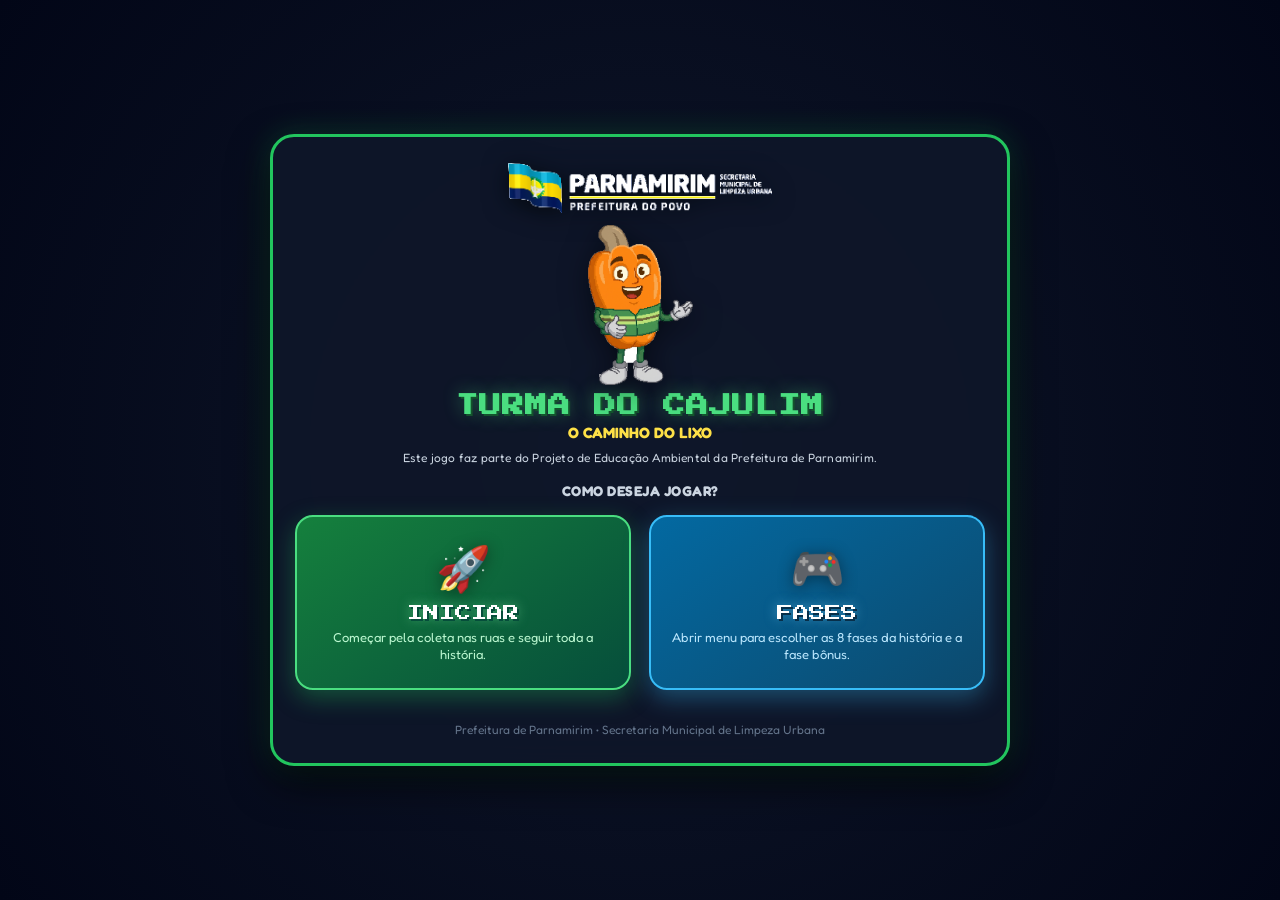
<file: index.html>
<!DOCTYPE html>
<html lang="pt-BR">
<head>
    <meta charset="UTF-8">
    <meta name="viewport" content="width=device-width, initial-scale=1.0, maximum-scale=1.0, user-scalable=no, viewport-fit=cover">
    <title>Turma do Cajulim - Portal Oficial</title>
    <link rel="icon" type="image/png" href="assets/ui/parnamirim_logo.png">
    <link rel="preconnect" href="https://fonts.googleapis.com">
    <link rel="preconnect" href="https://fonts.gstatic.com" crossorigin>
    <link href="https://fonts.googleapis.com/css2?family=Fredoka:wght@500;600;700&family=Press+Start+2P&display=swap" rel="stylesheet">
    <style>
        * {
            box-sizing: border-box;
            margin: 0;
            padding: 0;
            user-select: none;
            -webkit-user-select: none;
        }

        body {
            background: radial-gradient(circle at center, #0f172a 0%, #020617 100%);
            color: #f8fafc;
            font-family: 'Fredoka', sans-serif;
            min-height: 100vh;
            display: flex;
            flex-direction: column;
            align-items: center;
            justify-content: center;
            padding: 16px 12px;
            overflow-x: hidden;
        }

        .portal-card {
            background: rgba(15, 23, 42, 0.9);
            backdrop-filter: blur(16px);
            -webkit-backdrop-filter: blur(16px);
            border: 3px solid #22c55e;
            border-radius: 24px;
            box-shadow: 0 16px 40px rgba(0, 0, 0, 0.7), 0 0 30px rgba(34, 197, 94, 0.25);
            max-width: 740px;
            width: 100%;
            padding: 26px 22px;
            text-align: center;
            display: flex;
            flex-direction: column;
            align-items: center;
            position: relative;
            transition: all 0.3s ease;
        }

        /* Logos e Cabeçalho */
        .logo-parnamirim {
            height: 50px;
            max-width: 90%;
            object-fit: contain;
            margin-bottom: 12px;
            filter: drop-shadow(0 4px 12px rgba(0, 0, 0, 0.6));
        }

        .cajulim-hero {
            width: 105px;
            height: auto;
            margin-bottom: 10px;
            filter: drop-shadow(0 6px 14px rgba(0, 0, 0, 0.5));
            animation: bounce 2.2s infinite ease-in-out;
        }

        @keyframes bounce {
            0%, 100% { transform: translateY(0); }
            50% { transform: translateY(-7px); }
        }

        .game-title {
            font-family: 'Press Start 2P', monospace;
            font-size: 22px;
            color: #4ade80;
            text-shadow: 2px 2px 0px #14532d, 0 0 18px rgba(74, 222, 128, 0.45);
            margin-bottom: 6px;
            letter-spacing: 1px;
        }

        .game-subtitle {
            font-size: 15px;
            color: #fde047;
            font-weight: 700;
            margin-bottom: 16px;
        }

        .project-credit {
            max-width: 580px;
            margin: -8px auto 16px;
            color: #cbd5e1;
            font-size: 12px;
            line-height: 1.35;
            letter-spacing: 0.2px;
        }

        .prompt-text {
            font-size: 14px;
            color: #cbd5e1;
            margin-bottom: 16px;
            font-weight: 700;
            text-transform: uppercase;
            letter-spacing: 0.5px;
        }

        /* Sistema de Telas / Visões */
        .view-screen {
            display: none;
            width: 100%;
            flex-direction: column;
            align-items: center;
            animation: viewFadeIn 0.22s ease-out forwards;
        }

        .view-screen.active {
            display: flex;
        }

        @keyframes viewFadeIn {
            from {
                opacity: 0;
                transform: translateY(8px) scale(0.98);
            }
            to {
                opacity: 1;
                transform: translateY(0) scale(1);
            }
        }

        /* -------------------------------------------------------------
           TELA INICIAL: MENU (INICIAR OU FASES)
           ------------------------------------------------------------- */
        .platform-badge-indicator {
            display: inline-flex;
            align-items: center;
            gap: 8px;
            padding: 6px 14px;
            border-radius: 20px;
            font-size: 13px;
            font-weight: 700;
            text-transform: uppercase;
            letter-spacing: 0.5px;
            margin-bottom: 16px;
            background: rgba(30, 41, 59, 0.8);
            border: 1px solid rgba(255, 255, 255, 0.15);
            box-shadow: 0 4px 12px rgba(0, 0, 0, 0.3);
        }

        .action-buttons-container {
            display: grid;
            grid-template-columns: 1fr 1fr;
            gap: 18px;
            width: 100%;
            margin-bottom: 18px;
        }

        .btn-action-card {
            border-radius: 18px;
            padding: 24px 16px;
            cursor: pointer;
            transition: all 0.2s cubic-bezier(0.34, 1.56, 0.64, 1);
            display: flex;
            flex-direction: column;
            align-items: center;
            justify-content: center;
            text-align: center;
            position: relative;
            overflow: hidden;
            box-shadow: 0 8px 24px rgba(0, 0, 0, 0.5);
            border: 2px solid transparent;
        }

        .btn-action-card:hover, .btn-action-card:active {
            transform: translateY(-4px) scale(1.02);
        }

        /* Botão INICIAR (Verde vibrante arcade) */
        .btn-action-iniciar {
            background: linear-gradient(145deg, #15803d 0%, #064e3b 100%);
            border-color: #4ade80;
            box-shadow: 0 8px 24px rgba(34, 197, 94, 0.35);
        }

        .btn-action-iniciar:hover, .btn-action-iniciar:active {
            box-shadow: 0 12px 32px rgba(74, 222, 128, 0.55);
            border-color: #86efac;
        }

        .btn-action-iniciar .action-icon {
            font-size: 44px;
            margin-bottom: 10px;
            filter: drop-shadow(0 2px 8px rgba(0, 0, 0, 0.4));
        }

        .btn-action-iniciar .action-title {
            font-family: 'Press Start 2P', monospace;
            font-size: 16px;
            color: #ffffff;
            text-shadow: 2px 2px 0px #064e3b, 0 0 12px rgba(134, 239, 172, 0.6);
            margin-bottom: 8px;
        }

        .btn-action-iniciar .action-desc {
            font-size: 13px;
            color: #bbf7d0;
            line-height: 1.35;
        }

        /* Botão FASES (Azul ciano / Dourado arcade) */
        .btn-action-fases {
            background: linear-gradient(145deg, #0369a1 0%, #0c4a6e 100%);
            border-color: #38bdf8;
            box-shadow: 0 8px 24px rgba(56, 189, 248, 0.35);
        }

        .btn-action-fases:hover, .btn-action-fases:active {
            box-shadow: 0 12px 32px rgba(56, 189, 248, 0.55);
            border-color: #7dd3fc;
        }

        .btn-action-fases .action-icon {
            font-size: 44px;
            margin-bottom: 10px;
            filter: drop-shadow(0 2px 8px rgba(0, 0, 0, 0.4));
        }

        .btn-action-fases .action-title {
            font-family: 'Press Start 2P', monospace;
            font-size: 16px;
            color: #ffffff;
            text-shadow: 2px 2px 0px #082f49, 0 0 12px rgba(125, 211, 252, 0.6);
            margin-bottom: 8px;
        }

        .btn-action-fases .action-desc {
            font-size: 13px;
            color: #bae6fd;
            line-height: 1.35;
        }

        /* -------------------------------------------------------------
           TELA 3: MENU DE FASES (1 A 6)
           ------------------------------------------------------------- */
        .phases-grid {
            display: grid;
            grid-template-columns: 1fr 1fr;
            gap: 12px;
            width: 100%;
            margin-bottom: 16px;
            max-height: 58vh;
            overflow-y: auto;
            padding: 4px 4px 10px 4px;
        }

        .phases-grid::-webkit-scrollbar {
            width: 6px;
        }
        .phases-grid::-webkit-scrollbar-track {
            background: rgba(15, 23, 42, 0.6);
            border-radius: 4px;
        }
        .phases-grid::-webkit-scrollbar-thumb {
            background: #334155;
            border-radius: 4px;
        }
        .phases-grid::-webkit-scrollbar-thumb:hover {
            background: #22c55e;
        }

        .phase-card-btn {
            background: linear-gradient(135deg, #1e293b 0%, #0f172a 100%);
            border: 2px solid #334155;
            border-radius: 14px;
            padding: 10px 12px;
            text-align: left;
            cursor: pointer;
            transition: all 0.2s ease-in-out;
            display: flex;
            align-items: center;
            gap: 12px;
            box-shadow: 0 4px 14px rgba(0, 0, 0, 0.35);
            position: relative;
        }

        .phase-card-btn:hover, .phase-card-btn:active {
            transform: translateY(-2px);
            box-shadow: 0 8px 20px rgba(0, 0, 0, 0.5);
            border-color: #4ade80;
        }

        .phase-card-btn.p-phase1:hover { border-color: #22c55e; }
        .phase-card-btn.p-phase2:hover { border-color: #38bdf8; }
        .phase-card-btn.p-phase3:hover { border-color: #fbbf24; }
        .phase-card-btn.p-phase4:hover { border-color: #34d399; }
        .phase-card-btn.p-phase5:hover { border-color: #c084fc; }
        .phase-card-btn.p-phase6:hover { border-color: #a3e635; }
        .phase-card-btn.p-phase7:hover { border-color: #2dd4bf; }
        .phase-card-btn.p-phase8:hover { border-color: #f43f5e; }
        .phase-card-btn.p-phase9:hover { border-color: #fb923c; }

        .phase-card-btn.p-phase9 {
            border-color: rgba(251, 146, 60, 0.78);
            background: linear-gradient(135deg, #7c2d12 0%, #431407 100%);
            box-shadow: 0 8px 24px rgba(249, 115, 22, 0.22), inset 0 1px rgba(255, 255, 255, 0.08);
        }

        .phase-card-btn.p-phase9 .phase-icon-box {
            background: rgba(255, 237, 213, 0.12);
            border-color: rgba(253, 186, 116, 0.42);
        }

        .phase-icon-box {
            font-size: 26px;
            width: 42px;
            height: 42px;
            border-radius: 10px;
            background: rgba(15, 23, 42, 0.6);
            display: flex;
            align-items: center;
            justify-content: center;
            flex-shrink: 0;
            border: 1px solid rgba(255, 255, 255, 0.1);
        }

        .phase-info {
            display: flex;
            flex-direction: column;
            flex-grow: 1;
        }

        .phase-badge-tag {
            font-family: 'Press Start 2P', monospace;
            font-size: 9px;
            color: #4ade80;
            margin-bottom: 3px;
        }

        .phase-name {
            font-size: 13px;
            font-weight: 700;
            color: #ffffff;
            margin-bottom: 2px;
        }

        .phase-sub {
            font-size: 11px;
            color: #94a3b8;
            line-height: 1.25;
        }

        .phase-arrow {
            font-size: 15px;
            color: #64748b;
            transition: transform 0.2s, color 0.2s;
            margin-left: 4px;
        }

        .phase-card-btn:hover .phase-arrow {
            color: #4ade80;
            transform: translateX(3px);
        }

        /* -------------------------------------------------------------
           BOTÕES DE VOLTAR E RODAPÉ
           ------------------------------------------------------------- */
        .btn-back {
            background: rgba(30, 41, 59, 0.85);
            border: 1.5px solid #475569;
            color: #cbd5e1;
            padding: 9px 18px;
            border-radius: 12px;
            font-family: 'Fredoka', sans-serif;
            font-size: 13px;
            font-weight: 700;
            cursor: pointer;
            display: inline-flex;
            align-items: center;
            gap: 8px;
            transition: all 0.2s;
            margin-top: 4px;
        }

        .btn-back:hover, .btn-back:active {
            background: #334155;
            color: #ffffff;
            border-color: #94a3b8;
            transform: translateY(-1px);
        }

        .footer-note {
            font-size: 12px;
            color: #64748b;
            margin-top: 14px;
        }

        /* -------------------------------------------------------------
           RESPONSIVIDADE (MOBILE / LANDSCAPE)
           ------------------------------------------------------------- */
        @media (max-width: 580px) and (orientation: portrait) {
            body {
                width: 100%;
                height: 100vh;
                height: 100dvh;
                min-height: 0;
                padding: max(8px, env(safe-area-inset-top)) max(8px, env(safe-area-inset-right)) max(8px, env(safe-area-inset-bottom)) max(8px, env(safe-area-inset-left));
                overflow: hidden;
            }
            .portal-card {
                height: 100%;
                min-height: 0;
                max-height: none;
                padding: 12px 10px 10px;
                border-width: 2px;
                border-radius: 18px;
                overflow: hidden;
            }
            #viewAction.active {
                flex: 1 1 auto;
                min-height: 0;
                justify-content: center;
            }
            #viewPhases.active {
                flex: 1 1 auto;
                min-height: 0;
            }
            .action-buttons-container {
                grid-template-columns: 1fr;
                gap: 8px;
                max-width: 320px;
                margin-bottom: 4px;
            }
            .phases-grid {
                grid-template-columns: 1fr;
                gap: 10px;
                flex: 1 1 auto;
                min-height: 0;
                max-height: none;
            }
            .game-title {
                font-size: clamp(14px, 4.5vw, 18px);
                margin-bottom: 4px;
            }
            .logo-parnamirim {
                height: clamp(31px, 9vw, 40px);
                margin-bottom: 5px;
            }
            .cajulim-hero {
                width: clamp(58px, 18vw, 76px);
                margin-bottom: 4px;
            }
            .game-subtitle {
                font-size: 12px;
                margin-bottom: 9px;
            }
            .project-credit {
                max-width: 360px;
                margin: -3px auto 9px;
                font-size: 10px;
                line-height: 1.25;
            }
            .prompt-text {
                font-size: 11px;
                margin-bottom: 9px;
            }
            .btn-action-card {
                min-height: 100px;
                padding: 10px 12px;
                border-radius: 14px;
            }
            .btn-action-iniciar .action-icon, .btn-action-fases .action-icon {
                font-size: 30px;
                margin-bottom: 7px;
            }
            .btn-action-iniciar .action-title, .btn-action-fases .action-title {
                font-size: clamp(11px, 3.3vw, 14px);
                margin-bottom: 6px;
            }
            .btn-action-iniciar .action-desc, .btn-action-fases .action-desc {
                font-size: 10px;
                line-height: 1.25;
            }
            .platform-badge-indicator {
                padding: 4px 10px;
                font-size: 10px;
                margin-bottom: 7px;
            }
            .btn-back {
                padding: 7px 14px;
                font-size: 11px;
                margin-top: 0;
            }
            .footer-note {
                flex: 0 0 auto;
                margin-top: 7px;
                font-size: 9px;
                line-height: 1.2;
            }
        }

        @media (max-width: 580px) and (orientation: portrait) and (max-height: 650px) {
            .portal-card {
                padding-top: 8px;
            }
            .logo-parnamirim {
                height: 27px;
                margin-bottom: 2px;
            }
            .cajulim-hero {
                width: 47px;
                margin-bottom: 2px;
            }
            .game-title {
                font-size: 13px;
                margin-bottom: 2px;
            }
            .game-subtitle {
                font-size: 10px;
                margin-bottom: 5px;
            }
            .project-credit {
                margin: 0 auto 5px;
                font-size: 8px;
            }
            .prompt-text {
                margin-bottom: 5px;
                font-size: 9px;
            }
            .btn-action-card {
                min-height: 82px;
                padding: 6px 10px;
            }
            .btn-action-iniciar .action-icon, .btn-action-fases .action-icon {
                font-size: 24px;
                margin-bottom: 3px;
            }
            .btn-action-iniciar .action-title, .btn-action-fases .action-title {
                font-size: 10px;
                margin-bottom: 3px;
            }
            .btn-action-iniciar .action-desc, .btn-action-fases .action-desc {
                font-size: 8px;
                line-height: 1.2;
            }
            .footer-note {
                margin-top: 4px;
                font-size: 8px;
            }
        }

        @media (max-height: 560px) and (orientation: landscape) {
            body {
                padding: 6px;
            }
            .portal-card {
                padding: 10px 18px;
                max-width: 96vw;
                max-height: 98vh;
                overflow-y: auto;
            }
            .logo-parnamirim {
                height: 30px;
                margin-bottom: 2px;
            }
            .cajulim-hero {
                width: 48px;
                margin-bottom: 2px;
            }
            .game-title {
                font-size: 15px;
                margin-bottom: 2px;
            }
            .game-subtitle {
                font-size: 11px;
                margin-bottom: 5px;
            }
            .project-credit {
                max-width: 500px;
                font-size: 9px;
                margin: -2px auto 5px;
            }
            .prompt-text {
                font-size: 11px;
                margin-bottom: 5px;
            }
            .platform-badge-indicator {
                padding: 3px 10px;
                font-size: 11px;
                margin-bottom: 5px;
            }
            .action-buttons-container {
                gap: 10px;
                margin-bottom: 5px;
            }
            .btn-action-card {
                padding: 8px 12px;
            }
            .btn-action-iniciar .action-icon, .btn-action-fases .action-icon {
                font-size: 24px;
                margin-bottom: 2px;
            }
            .btn-action-iniciar .action-title, .btn-action-fases .action-title {
                font-size: 12px;
                margin-bottom: 2px;
            }
            .btn-action-iniciar .action-desc, .btn-action-fases .action-desc {
                font-size: 10px;
                line-height: 1.2;
            }
            .phases-grid {
                max-height: 50vh;
                gap: 6px;
                margin-bottom: 5px;
                grid-template-columns: 1fr 1fr 1fr;
            }
            .phase-card-btn {
                padding: 6px 8px;
                gap: 6px;
            }
            .phase-icon-box {
                width: 32px;
                height: 32px;
                font-size: 18px;
            }
            .phase-badge-tag {
                font-size: 8px;
            }
            .phase-name {
                font-size: 11px;
            }
            .phase-sub {
                display: none;
            }
            .btn-back {
                padding: 5px 12px;
                font-size: 11px;
                margin-top: 2px;
            }
            .footer-note {
                display: none;
            }
        }
    </style>
</head>
<body>

    <main class="portal-card">
        <!-- Logo Oficial Parnamirim -->
        <img src="assets/ui/parnamirim_logo.png" alt="Prefeitura de Parnamirim" class="logo-parnamirim">

        <!-- Herói Cajulim -->
        <img src="assets/player/cajulim_portrait.png" alt="Cajulim" class="cajulim-hero">

        <!-- Títulos -->
        <h1 class="game-title">TURMA DO CAJULIM</h1>
        <p class="game-subtitle">O CAMINHO DO LIXO</p>
        <p class="project-credit">Este jogo faz parte do Projeto de Educação Ambiental da Prefeitura de Parnamirim.</p>

        <!-- =========================================================
             TELA INICIAL: MENU (INICIAR OU FASES)
             ========================================================= -->
        <section class="view-screen active" id="viewAction">
            <p class="prompt-text">Como deseja jogar?</p>

            <div class="action-buttons-container">
                <!-- Botão 1: INICIAR -->
                <div class="btn-action-card btn-action-iniciar" id="btnStartGame" onclick="actionStartGame()">
                    <div class="action-icon">🚀</div>
                    <div class="action-title">INICIAR</div>
                    <div class="action-desc">Começar pela coleta nas ruas e seguir toda a história.</div>
                </div>

                <!-- Botão 2: FASES -->
                <div class="btn-action-card btn-action-fases" id="btnChoosePhase" onclick="actionOpenPhases()">
                    <div class="action-icon">🎮</div>
                    <div class="action-title">FASES</div>
                    <div class="action-desc">Abrir menu para escolher as 8 fases da história e a fase bônus.</div>
                </div>
            </div>

        </section>

        <!-- =========================================================
             TELA 3: MENU DE FASES (1 A 9)
             ========================================================= -->
        <section class="view-screen" id="viewPhases">
            <!-- Indicador de Plataforma -->
            <div class="platform-badge-indicator" id="phasesBadgeIndicator">
                <span id="phasesBadgeIcon">🎮</span>
                <span id="phasesBadgeText">SELEÇÃO DE FASES</span>
            </div>

            <p class="prompt-text">Escolha a fase que deseja jogar:</p>

            <div class="phases-grid">
                <!-- Fase bônus fixada no topo para aparecer imediatamente no celular -->
                <div class="phase-card-btn p-phase9" onclick="launchBonusPhase()">
                    <div class="phase-icon-box">🏃</div>
                    <div class="phase-info">
                        <span class="phase-badge-tag" style="color:#fdba74;">NOVA • FASE 9 BÔNUS</span>
                        <div class="phase-name">Corrida Limpa</div>
                        <div class="phase-sub">Corra pela praia e pela cidade, desvie dos obstáculos e recolha recicláveis.</div>
                    </div>
                    <span class="phase-arrow">▶</span>
                </div>

                <!-- Fase 1: conteúdo dinâmico que antes ocupava a Fase 2 -->
                <div class="phase-card-btn p-phase1" onclick="launchPhase(2)">
                    <div class="phase-icon-box">🏖️</div>
                    <div class="phase-info">
                        <span class="phase-badge-tag" style="color:#22c55e;">FASE 1</span>
                        <div class="phase-name">Coleta Seletiva na Rua</div>
                        <div class="phase-sub">Corra, pule e leve os resíduos até o caminhão.</div>
                    </div>
                    <span class="phase-arrow">▶</span>
                </div>

                <!-- Fase 2: Casa Viva -->
                <div class="phase-card-btn p-phase2" onclick="launchPhase(1)">
                    <div class="phase-icon-box">🏠</div>
                    <div class="phase-info">
                        <span class="phase-badge-tag" style="color:#38bdf8;">FASE 2</span>
                        <div class="phase-name">Casa Viva do Cajulim</div>
                        <div class="phase-sub">1 cômodo: 3 secos e 3 molhados.</div>
                    </div>
                    <span class="phase-arrow">▶</span>
                </div>

                <!-- Fase 2 preservada com os três cômodos originais -->
                <div class="phase-card-btn p-phase2" onclick="launchPhase(1, '3comodos')">
                    <div class="phase-icon-box">🏡</div>
                    <div class="phase-info">
                        <span class="phase-badge-tag" style="color:#7dd3fc;">FASE 2 • VERSÃO COMPLETA</span>
                        <div class="phase-name">Casa Viva com 3 Cômodos</div>
                        <div class="phase-sub">Cozinha, sala e área de serviço: 5 secos e 5 molhados.</div>
                    </div>
                    <span class="phase-arrow">▶</span>
                </div>

                <!-- Fase 3 -->
                <div class="phase-card-btn p-phase3" onclick="launchPhase(3)">
                    <div class="phase-icon-box">🚛</div>
                    <div class="phase-info">
                        <span class="phase-badge-tag" style="color:#fbbf24;">FASE 3</span>
                        <div class="phase-name">Rota do Caminhão Coletor</div>
                        <div class="phase-sub">Coleta nos bairros e acesso à rodovia.</div>
                    </div>
                    <span class="phase-arrow">▶</span>
                </div>

                <!-- Fase 4 -->
                <div class="phase-card-btn p-phase4" onclick="launchPhase(4)">
                    <div class="phase-icon-box">🛣️</div>
                    <div class="phase-info">
                        <span class="phase-badge-tag" style="color:#34d399;">FASE 4</span>
                        <div class="phase-name">Rodovia ao Transbordo</div>
                        <div class="phase-sub">Trânsito, semáforos, biodiesel e chegada.</div>
                    </div>
                    <span class="phase-arrow">▶</span>
                </div>

                <!-- Fase 5 -->
                <div class="phase-card-btn p-phase5" onclick="launchPhase(5)">
                    <div class="phase-icon-box">🏗️</div>
                    <div class="phase-info">
                        <span class="phase-badge-tag" style="color:#c084fc;">FASE 5</span>
                        <div class="phase-name">Estação de Transbordo</div>
                        <div class="phase-sub">Manobra na doca e despejo na carreta 30t.</div>
                    </div>
                    <span class="phase-arrow">▶</span>
                </div>

                <!-- Fase 6 -->
                <div class="phase-card-btn p-phase6" onclick="launchPhase(6)">
                    <div class="phase-icon-box">🚚</div>
                    <div class="phase-info">
                        <span class="phase-badge-tag" style="color:#a3e635;">FASE 6</span>
                        <div class="phase-name">Carreta ao Aterro</div>
                        <div class="phase-sub">Dunas litorâneas, estabilidade e balança.</div>
                    </div>
                    <span class="phase-arrow">▶</span>
                </div>

                <!-- Fase 7 -->
                <div class="phase-card-btn p-phase7" onclick="launchPhase(7)">
                    <div class="phase-icon-box">🚜</div>
                    <div class="phase-info">
                        <span class="phase-badge-tag" style="color:#2dd4bf;">FASE 7</span>
                        <div class="phase-name">Trator no Aterro</div>
                        <div class="phase-sub">Compacte os resíduos e faça a cobertura com terra.</div>
                    </div>
                    <span class="phase-arrow">▶</span>
                </div>

                <!-- Fase 7 preservada com os três setores originais -->
                <div class="phase-card-btn p-phase7" onclick="launchPhase(7, 'completo')">
                    <div class="phase-icon-box">🌱</div>
                    <div class="phase-info">
                        <span class="phase-badge-tag" style="color:#5eead4;">FASE 7 • VERSÃO COMPLETA</span>
                        <div class="phase-name">Aterro — Fase Completa</div>
                        <div class="phase-sub">Trator, usina de biogás e tratamento do chorume.</div>
                    </div>
                    <span class="phase-arrow">▶</span>
                </div>

                <!-- Fase 8 -->
                <div class="phase-card-btn p-phase8" onclick="launchPhase(8)">
                    <div class="phase-icon-box">👾</div>
                    <div class="phase-info">
                        <span class="phase-badge-tag" style="color:#f43f5e;">FASE 8</span>
                        <div class="phase-name">O Confronto Final</div>
                        <div class="phase-sub">Batalha épica contra o Barão do Entulho!</div>
                    </div>
                    <span class="phase-arrow">▶</span>
                </div>

            </div>

            <!-- Botão Voltar -->
            <button class="btn-back" onclick="switchView('viewAction')">
                ⬅️ Voltar ao Menu
            </button>
        </section>

        <!-- Rodapé Institucional -->
        <p class="footer-note">Prefeitura de Parnamirim • Secretaria Municipal de Limpeza Urbana</p>
    </main>

    <script>
        // A versão correta do jogo é escolhida automaticamente pelo aparelho.
        const isMobileDevice = /Android|webOS|iPhone|iPad|iPod|BlackBerry|IEMobile|Opera Mini/i.test(navigator.userAgent) || (window.innerWidth <= 768);
        let currentPlatform = isMobileDevice ? 'celular' : 'PC';

        // Sintetizador de Áudio Retro Arcade para cliques
        function playBeep(freq = 440, type = 'square', duration = 0.08) {
            try {
                const AudioCtx = window.AudioContext || window.webkitAudioContext;
                if (!AudioCtx) return;
                const ctx = new AudioCtx();
                const osc = ctx.createOscillator();
                const gain = ctx.createGain();
                osc.type = type;
                osc.frequency.setValueAtTime(freq, ctx.currentTime);
                gain.gain.setValueAtTime(0.12, ctx.currentTime);
                gain.gain.exponentialRampToValueAtTime(0.001, ctx.currentTime + duration);
                osc.connect(gain);
                gain.connect(ctx.destination);
                osc.start();
                osc.stop(ctx.currentTime + duration);
            } catch (e) {}
        }

        // Navegação entre Telas
        function switchView(viewId) {
            playBeep(520, 'sine', 0.05);
            document.querySelectorAll('.view-screen').forEach(el => el.classList.remove('active'));
            const target = document.getElementById(viewId);
            if (target) {
                target.classList.add('active');
            }
        }

        // Botão INICIAR -> Começa o jogo normalmente
        function actionStartGame() {
            playBeep(880, 'triangle', 0.12);
            setTimeout(() => {
                window.location.href = currentPlatform + '/index.html?fase=2&cutscene=intro&v=9.5';
            }, 100);
        }

        // Botão FASES -> Abre menu com Fases 1 a 8 e a Fase 9 bônus
        function actionOpenPhases() {
            playBeep(740, 'square', 0.08);
            switchView('viewPhases');
        }

        // Passo 3: Escolhe qualquer fase de 1 a 8 (Entra direto na fase sem cutscenes)
        function launchPhase(phaseNumber, phaseVariant = '') {
            playBeep(920, 'sine', 0.12);
            setTimeout(() => {
                let variantQuery = '';
                if (phaseNumber === 1 && phaseVariant === '3comodos') variantQuery = '&casa=3comodos';
                if (phaseNumber === 7 && phaseVariant === 'completo') variantQuery = '&aterro=completo';
                window.location.href = currentPlatform + '/index.html?fase=' + phaseNumber + '&direct=1' + variantQuery + '&v=9.5';
            }, 100);
        }

        function launchBonusPhase() {
            playBeep(1040, 'triangle', 0.14);
            setTimeout(() => {
                window.location.href = 'corrida/index.html?autostart=1&from=portal';
            }, 100);
        }

        // Leitura de parâmetros de retorno do jogo (ex: ?view=phases&platform=PC)
        (function checkDirectView() {
            try {
                const searchParams = new URLSearchParams(window.location.search || '');
                const targetView = searchParams.get('view');
                const targetPlatform = searchParams.get('platform');
                if (targetPlatform === 'celular' || targetPlatform === 'PC') {
                    currentPlatform = targetPlatform;
                }
                if (targetView === 'phases') {
                    switchView('viewPhases');
                } else if (targetView === 'action') {
                    switchView('viewAction');
                }
            } catch (e) {}
        })();
    </script>
</body>
</html>
</file>
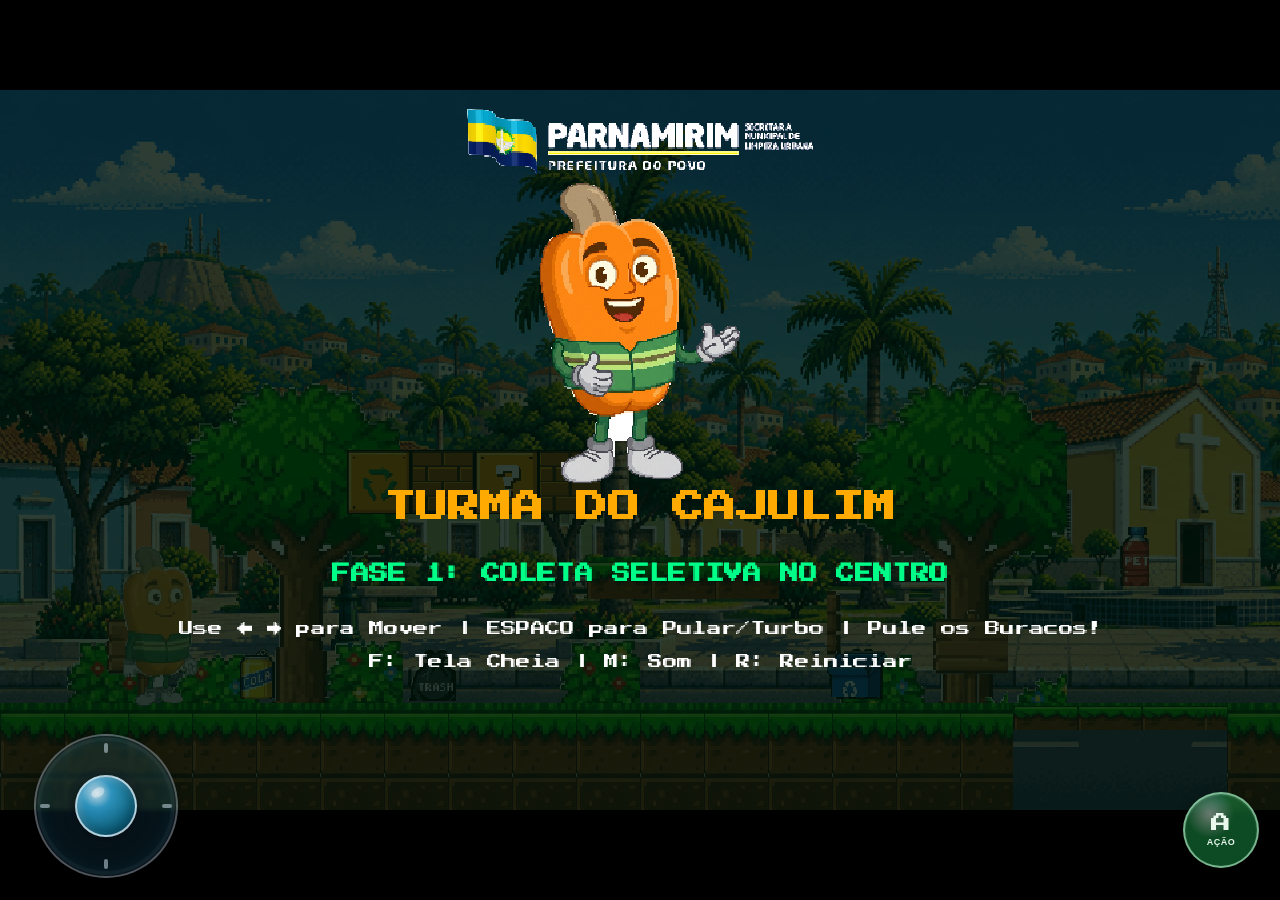
<file: celular/index.html>
<!DOCTYPE html>
<html lang="pt-BR">
<head>
    <meta charset="UTF-8">
    <meta name="viewport" content="width=device-width, initial-scale=1.0, maximum-scale=1.0, user-scalable=no, viewport-fit=cover">
    <meta name="mobile-web-app-capable" content="yes">
    <meta name="apple-mobile-web-app-capable" content="yes">
    <meta name="apple-mobile-web-app-status-bar-style" content="black-translucent">
    <title>Turma do Cajulim - Edição Celular</title>
    <link rel="icon" type="image/png" href="assets/ui/parnamirim_logo.png">
    <link rel="stylesheet" href="style.css?v=9.6">
    <script>
        // Anti-scroll / anti-zoom guard for mobile touch
        document.addEventListener('gesturestart', function(e) { e.preventDefault(); }, { passive: false });
        document.addEventListener('touchmove', function(e) {
            if (e.target.closest('#touchControlsLayer') || e.target.closest('#gameCanvas')) {
                e.preventDefault();
            }
        }, { passive: false });

        // Auto Fullscreen ao virar o celular na horizontal (Paisagem)
        function triggerAutoFullscreen() {
            const isLandscape = window.innerWidth > window.innerHeight;
            if (isLandscape && !document.fullscreenElement && !document.webkitFullscreenElement) {
                const doc = document.documentElement;
                if (doc.requestFullscreen) {
                    doc.requestFullscreen().catch(() => {});
                } else if (doc.webkitRequestFullscreen) {
                    doc.webkitRequestFullscreen();
                }
                if (window.screen && window.screen.orientation && window.screen.orientation.lock) {
                    window.screen.orientation.lock('landscape').catch(() => {});
                }
            }
        }

        window.addEventListener('orientationchange', function() {
            setTimeout(triggerAutoFullscreen, 150);
            setTimeout(triggerAutoFullscreen, 400);
        });
        if (window.screen && window.screen.orientation) {
            window.screen.orientation.addEventListener('change', function() {
                setTimeout(triggerAutoFullscreen, 150);
                setTimeout(triggerAutoFullscreen, 400);
            });
        }
        window.addEventListener('resize', function() {
            if (window.innerWidth > window.innerHeight) {
                setTimeout(triggerAutoFullscreen, 100);
            }
        });
        document.addEventListener('touchstart', triggerAutoFullscreen, { passive: true });
        document.addEventListener('pointerdown', triggerAutoFullscreen, { passive: true });
    </script>
</head>
<body>

    <main class="mobile-wrapper" id="mobileWrapper">
        <div class="portrait-console-label" aria-hidden="true">
            <img src="assets/ui/parnamirim_logo.png" alt="">
            <span>TURMA DO CAJULIM · EDIÇÃO PORTÁTIL</span>
        </div>

        <!-- Barra Superior Flutuante Minimalista (Apenas Botões) -->
        <header class="mobile-top-bar">
            <div></div>
            <div class="mobile-actions">
                <a href="../index.html?view=phases&platform=celular" class="top-circle-btn" id="btnMobileHomePortal" title="Menu Principal / Escolher Fases" style="text-decoration:none; display:inline-flex; align-items:center; justify-content:center;">🏠</a>
                <button class="top-circle-btn" id="btnMobileSound" title="Ativar/Desativar Som">🔊</button>
                <button class="top-circle-btn" id="btnMobileFullscreen" title="Tela Cheia">⛶</button>
            </div>
        </header>

        <!-- Canvas do Jogo 16:9 Adaptado -->
        <div class="canvas-container">
            <canvas id="gameCanvas" width="960" height="540"></canvas>
        </div>

        <!-- Controles Virtuais Semi-Transparentes na Tela -->
        <div class="touch-controls-layer" id="touchControlsLayer">
            <!-- Lado esquerdo: analógico para oito direções -->
            <div class="joystick-zone" id="joystickZone">
                <div class="joystick-base" id="joystickBase" role="application" aria-label="Controle analógico: arraste a bola para andar em qualquer direção">
                    <span class="joystick-direction direction-up" aria-hidden="true"></span>
                    <span class="joystick-direction direction-right" aria-hidden="true"></span>
                    <span class="joystick-direction direction-down" aria-hidden="true"></span>
                    <span class="joystick-direction direction-left" aria-hidden="true"></span>
                    <div class="joystick-knob" id="joystickKnob" aria-hidden="true">
                        <span class="joystick-shine"></span>
                    </div>
                </div>
            </div>

            <!-- Lado direito: único botão usado pelo jogo -->
            <div class="actions-zone" id="actionsZone">
                <button class="action-btn btn-a" id="btnTouchA" aria-label="Botão A: Pular, agir ou avançar">
                    <span class="btn-main">A</span>
                    <span class="btn-sub">AÇÃO</span>
                </button>
            </div>
        </div>
    </main>

    <!-- Scripts do Jogo -->
    <script src="narrations.js?v=9.5"></script>
    <script src="audio.js?v=9.4"></script>
    <script src="game.js?v=9.9"></script>
</body>
</html>
</file>
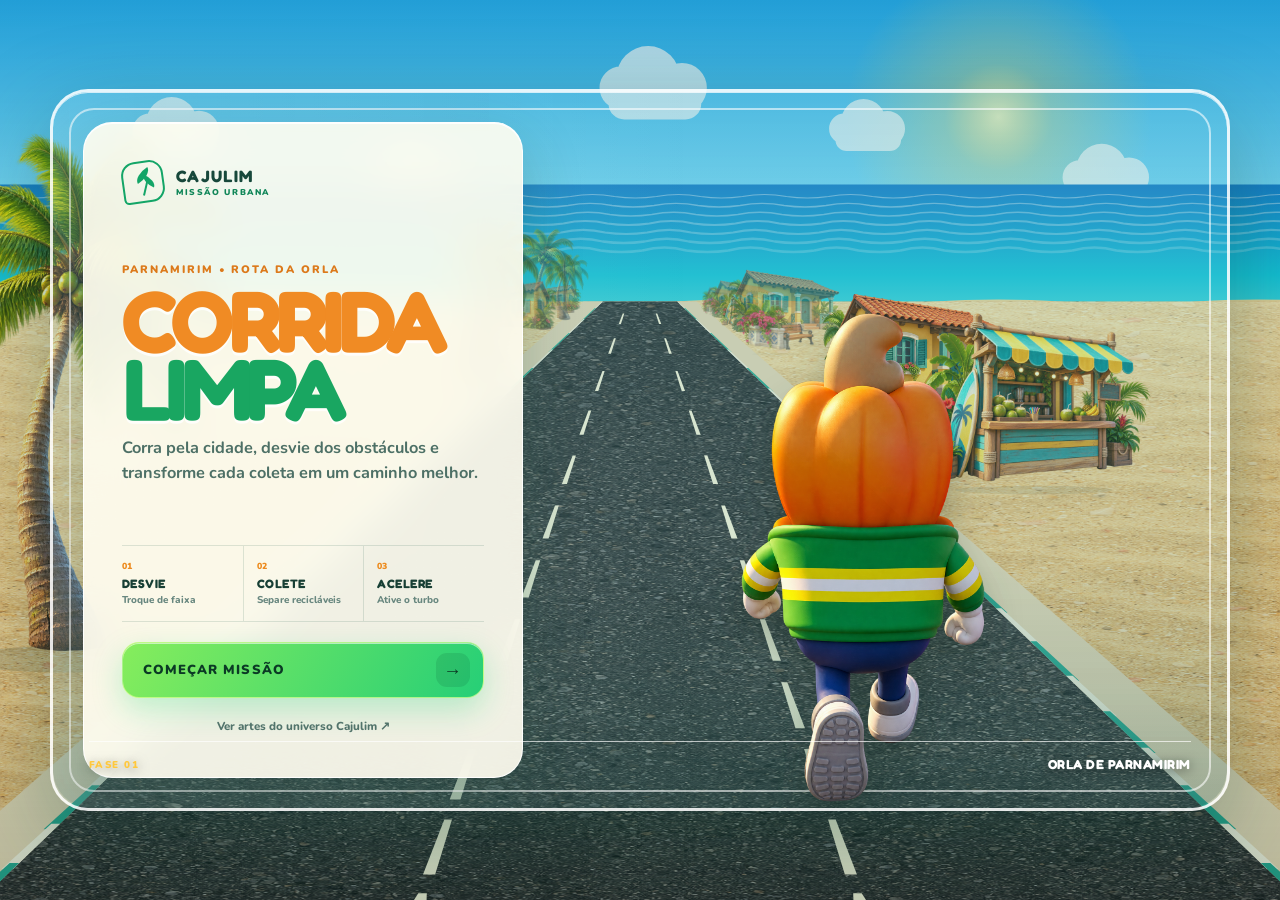
<file: corrida/index.html>
<!DOCTYPE html>
<html lang="pt-BR">
<head>
    <meta charset="UTF-8">
    <meta name="viewport" content="width=device-width, initial-scale=1.0, maximum-scale=1.0, user-scalable=no, viewport-fit=cover">
    <meta name="theme-color" content="#06271f">
    <meta name="apple-mobile-web-app-capable" content="yes">
    <meta name="mobile-web-app-capable" content="yes">
    <meta name="apple-mobile-web-app-status-bar-style" content="black-translucent">
    <title>Cajulim — Corrida Limpa</title>
    <link rel="icon" type="image/png" href="assets/images/sprite_moeda.png">
    <link rel="preconnect" href="https://fonts.googleapis.com">
    <link rel="preconnect" href="https://fonts.gstatic.com" crossorigin>
    <link href="https://fonts.googleapis.com/css2?family=Fredoka:wght@500;600;700&family=Nunito:wght@600;700;800;900&display=swap" rel="stylesheet">
    <link rel="stylesheet" href="style.css">
</head>
<body>
    <div id="game-container">
        <canvas id="game-canvas" aria-label="Pista da Corrida Limpa"></canvas>
        <div class="screen-vignette" aria-hidden="true"></div>
        <div id="floating-text-container" aria-live="polite"></div>

        <div id="ui-overlay">
            <header class="hud-top" aria-label="Informações da corrida">
                <div class="hud-cluster hud-cluster--metrics">
                    <div class="hud-metric hud-metric--score">
                        <span class="metric-symbol" aria-hidden="true">
                            <svg viewBox="0 0 24 24"><path d="M7 4h10v4a5 5 0 0 1-10 0V4Zm0 2H4v1a4 4 0 0 0 4 4m9-5h3v1a4 4 0 0 1-4 4M12 13v4m-4 3h8M9 17h6"/></svg>
                        </span>
                        <span class="metric-copy"><span class="metric-label">PONTOS</span><strong id="hudScore">0</strong></span>
                    </div>
                    <div class="hud-metric hud-metric--recycled">
                        <span class="metric-symbol" aria-hidden="true">
                            <svg viewBox="0 0 24 24"><path d="m9 4 3-2 3 2m-8.5 7-3 1.5 1 3.5m13-5 3 1.5-1 3.5M8 7l4 2 4-2m-8 0v5l4 2 4-2V7m-8 8v3l4 2 4-2v-3"/></svg>
                        </span>
                        <span class="metric-copy"><span class="metric-label">COLETADOS</span><strong id="hudRecycled">0</strong></span>
                    </div>
                    <div class="multiplier-badge" id="hudMultiplier" aria-label="Multiplicador">x1</div>

                    <div class="powerups-active-container">
                        <div class="powerup-bar-wrapper" id="magnetBarWrapper">
                            <span class="powerup-name">ÍMÃ</span>
                            <div class="powerup-track"><div class="powerup-bar-progress magnet" id="magnetProgress"></div></div>
                        </div>
                        <div class="powerup-bar-wrapper" id="turboBarWrapper">
                            <span class="powerup-name">TURBO</span>
                            <div class="powerup-track"><div class="powerup-bar-progress turbo" id="turboProgress"></div></div>
                        </div>
                    </div>
                </div>

                <div class="hud-route" aria-live="off">
                    <span class="route-kicker" id="hudRouteName">ROTA ORLA LIMPA</span>
                    <strong id="hudDistance">0 m</strong>
                </div>

                <div class="hud-cluster hud-cluster--actions">
                    <a class="icon-btn" id="btnPortal" href="../index.html?view=phases" title="Voltar às fases" aria-label="Voltar ao seletor de fases">
                        <svg viewBox="0 0 24 24"><path d="m10 7-5 5 5 5M5 12h14"/></svg>
                    </a>
                    <button class="icon-btn" id="btnGallery" title="Abrir galeria" aria-label="Abrir galeria">
                        <svg viewBox="0 0 24 24"><rect x="3" y="4" width="18" height="16" rx="3"/><circle cx="9" cy="10" r="2"/><path d="m5 18 4-4 3 3 3-4 4 5"/></svg>
                    </button>
                    <button class="icon-btn" id="btnSound" title="Ligar ou desligar som" aria-label="Ligar ou desligar som">
                        <svg viewBox="0 0 24 24"><path d="M5 9v6h4l5 4V5L9 9H5Zm12 0a5 5 0 0 1 0 6m2-8a8 8 0 0 1 0 10"/></svg>
                    </button>
                    <button class="icon-btn icon-btn--pause" id="btnPause" title="Pausar corrida" aria-label="Pausar corrida">
                        <svg viewBox="0 0 24 24"><path d="M8 6v12M16 6v12"/></svg>
                    </button>
                </div>
            </header>

            <div class="desktop-controls" aria-hidden="true">
                <span><kbd>A</kbd><kbd>D</kbd> mover</span>
                <span><kbd>W</kbd> pular</span>
                <span><kbd>S</kbd> deslizar</span>
                <span><kbd>P</kbd> pausar</span>
            </div>

            <div id="touch-controls" aria-label="Controles de toque">
                <div class="touch-group">
                    <button class="touch-btn" id="btnTouchLeft" aria-label="Mover para esquerda">←</button>
                    <button class="touch-btn" id="btnTouchRight" aria-label="Mover para direita">→</button>
                </div>
                <div class="touch-group">
                    <button class="touch-btn touch-btn--slide" id="btnTouchSlide" aria-label="Deslizar">↓<span>BAIXAR</span></button>
                    <button class="touch-btn touch-btn--jump" id="btnTouchJump" aria-label="Pular">↑<span>PULAR</span></button>
                </div>
            </div>
        </div>

        <div class="modal-overlay active start-screen" id="modalStart">
            <section class="start-card" aria-labelledby="startTitle">
                <div class="start-copy">
                    <div class="brand-lockup">
                        <span class="brand-mark" aria-hidden="true"><span></span></span>
                        <span><strong>CAJULIM</strong><small>MISSÃO URBANA</small></span>
                    </div>
                    <div class="start-heading">
                        <span class="eyebrow">PARNAMIRIM • ROTA DA ORLA</span>
                        <h1 id="startTitle">CORRIDA<br><em>LIMPA</em></h1>
                        <p>Corra pela cidade, desvie dos obstáculos e transforme cada coleta em um caminho melhor.</p>
                    </div>

                    <div class="mission-strip" aria-label="Objetivos da missão">
                        <div><span class="mission-number">01</span><strong>DESVIE</strong><small>Troque de faixa</small></div>
                        <div><span class="mission-number">02</span><strong>COLETE</strong><small>Separe recicláveis</small></div>
                        <div><span class="mission-number">03</span><strong>ACELERE</strong><small>Ative o turbo</small></div>
                    </div>

                    <button class="btn-cta" id="btnStartGame" onclick="window.runnerGame.startGame()">
                        <span>COMEÇAR MISSÃO</span><span class="btn-arrow" aria-hidden="true">→</span>
                    </button>
                    <button class="btn-link" id="btnOpenGalleryStart" onclick="document.getElementById('modalGallery').classList.add('active')">
                        Ver artes do universo Cajulim <span aria-hidden="true">↗</span>
                    </button>
                </div>
                <div class="start-art" aria-hidden="true">
                    <img class="start-character" src="assets/images/cajulim_run_a_clean.png" alt="">
                    <div class="art-caption"><span>FASE 01</span><strong>ORLA DE PARNAMIRIM</strong></div>
                </div>
            </section>
        </div>

        <div class="modal-overlay" id="modalPause">
            <section class="modal-card compact-card" aria-labelledby="pauseTitle">
                <span class="modal-kicker">INTERVALO DA MISSÃO</span>
                <div class="pause-symbol" aria-hidden="true"><i></i><i></i></div>
                <h2 class="modal-title" id="pauseTitle">Corrida pausada</h2>
                <p class="modal-subtitle">A cidade espera. Retome quando estiver pronto.</p>
                <button class="btn-cta" id="btnResume"><span>CONTINUAR</span><span class="btn-arrow">→</span></button>
                <button class="btn-secondary" onclick="window.runnerGame.restartGame()">Reiniciar corrida</button>
            </section>
        </div>

        <div class="modal-overlay" id="modalGameOver">
            <section class="modal-card gameover-card" aria-labelledby="gameOverTitle">
                <div class="gameover-visual">
                    <img class="gameover-character" src="assets/images/cajulim_crash_clean.png" alt="Cajulim após a colisão">
                    <span>MISSÃO INTERROMPIDA</span>
                </div>
                <div class="gameover-copy">
                    <span class="modal-kicker">TENTE DE NOVO</span>
                    <h2 class="modal-title" id="gameOverTitle">Fim de corrida</h2>
                    <p class="modal-subtitle gameover-reason" id="goReason">Você colidiu com um obstáculo.</p>
                    <div class="modal-stats-grid">
                        <div class="modal-stat-box"><span>PONTUAÇÃO</span><strong id="goScore">0</strong></div>
                        <div class="modal-stat-box"><span>RECICLÁVEIS</span><strong id="goRecycled">0</strong></div>
                    </div>
                    <div class="record-line"><span>SEU RECORDE</span><strong id="goHighScore">0</strong></div>
                    <button class="btn-cta" id="btnRestart"><span>CORRER NOVAMENTE</span><span class="btn-arrow">↻</span></button>
                </div>
            </section>
        </div>

        <div class="modal-overlay gallery-overlay" id="modalGallery">
            <section class="modal-card gallery-modal-card" aria-labelledby="galleryTitle">
                <header class="gallery-header">
                    <div><span class="modal-kicker">DIREÇÃO DE ARTE</span><h2 id="galleryTitle">Universo Cajulim</h2><p>Estudos visuais, movimentos e elementos da Corrida Limpa.</p></div>
                    <button class="icon-btn" id="btnCloseGallery" aria-label="Fechar galeria">×</button>
                </header>
                <div class="gallery-grid">
                    <article class="gallery-card gallery-card--wide"><img class="gallery-img" src="assets/images/runner_panorama.jpg" alt="Panorama estilizado de Parnamirim"><div class="gallery-info"><span>CENÁRIO</span><h3>Parnamirim e Praia de Cotovelo</h3><p>Dunas, mar, vegetação tropical e a avenida que conduz a missão.</p></div></article>
                    <article class="gallery-card"><img class="gallery-img" src="assets/images/runner_run.jpg" alt="Cajulim correndo"><div class="gallery-info"><span>MOVIMENTO 01</span><h3>Corrida central</h3><p>Passada longa com leitura clara do uniforme.</p></div></article>
                    <article class="gallery-card"><img class="gallery-img" src="assets/images/runner_step_a.jpg" alt="Cajulim com pé direito à frente"><div class="gallery-info"><span>MOVIMENTO 02</span><h3>Pé direito</h3><p>Primeiro frame do ciclo de corrida.</p></div></article>
                    <article class="gallery-card"><img class="gallery-img" src="assets/images/runner_step_b.jpg" alt="Cajulim com pé esquerdo à frente"><div class="gallery-info"><span>MOVIMENTO 03</span><h3>Pé esquerdo</h3><p>Segundo frame do ciclo de corrida.</p></div></article>
                    <article class="gallery-card"><img class="gallery-img" src="assets/images/runner_jump.jpg" alt="Cajulim saltando"><div class="gallery-info"><span>AÇÃO</span><h3>Salto</h3><p>Coleta aérea e desvio de cavaletes.</p></div></article>
                    <article class="gallery-card"><img class="gallery-img" src="assets/images/runner_slide.jpg" alt="Cajulim deslizando"><div class="gallery-info"><span>AÇÃO</span><h3>Deslize</h3><p>Movimento rápido sob estruturas altas.</p></div></article>
                    <article class="gallery-card"><img class="gallery-img" src="assets/images/runner_dodge.jpg" alt="Cajulim desviando"><div class="gallery-info"><span>AÇÃO</span><h3>Desvio lateral</h3><p>Troca de faixa com inclinação do corpo.</p></div></article>
                    <article class="gallery-card"><img class="gallery-img" src="assets/images/runner_turbo.jpg" alt="Cajulim no modo turbo"><div class="gallery-info"><span>POWER-UP</span><h3>Turbo de coleta</h3><p>Velocidade, energia e multiplicador.</p></div></article>
                    <article class="gallery-card"><img class="gallery-img" src="assets/images/runner_items.jpg" alt="Itens recicláveis"><div class="gallery-info"><span>COLEÇÃO</span><h3>Recicláveis</h3><p>Latinhas, garrafas, caixas e ímã.</p></div></article>
                    <article class="gallery-card"><img class="gallery-img" src="assets/images/runner_obstacles.jpg" alt="Obstáculos urbanos"><div class="gallery-info"><span>DESAFIOS</span><h3>Obstáculos urbanos</h3><p>Cones, cavaletes, vigas e caçambas.</p></div></article>
                </div>
            </section>
        </div>
    </div>

    <script src="audio.js"></script>
    <script src="game.js"></script>
</body>
</html>
</file>
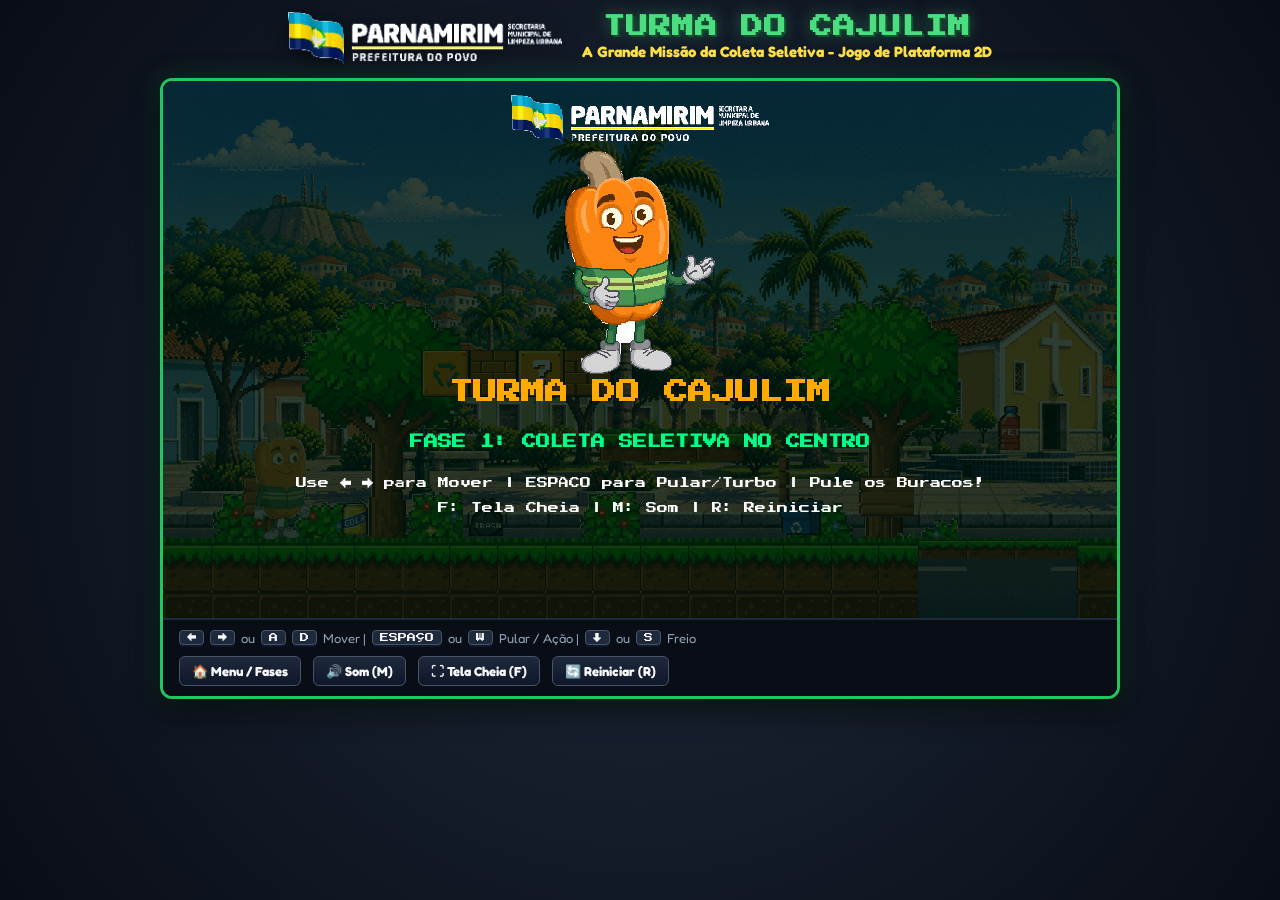
<file: PC/index.html>
<!DOCTYPE html>
<html lang="pt-BR">
<head>
    <meta charset="UTF-8">
    <meta name="viewport" content="width=device-width, initial-scale=1.0, maximum-scale=1.0, user-scalable=no">
    <title>Turma do Cajulim - Edição PC</title>
    <link rel="icon" type="image/png" href="assets/ui/parnamirim_logo.png">
    <link rel="stylesheet" href="style.css?v=8.0">
    <script>
        // Anti-scroll guard
        window.addEventListener('keydown', function(e) {
            if (e.code === 'Space' || e.code === 'ArrowUp' || e.code === 'ArrowDown' || e.key === ' ' || e.keyCode === 32) {
                e.preventDefault();
            }
        }, { passive: false });
        window.addEventListener('keyup', function(e) {
            if (e.code === 'Space' || e.code === 'ArrowUp' || e.code === 'ArrowDown' || e.key === ' ' || e.keyCode === 32) {
                e.preventDefault();
            }
        }, { passive: false });
    </script>
</head>
<body>

    <!-- Header com Identidade Visual de Parnamirim -->
    <header class="header-container">
        <img src="assets/ui/parnamirim_logo.png" alt="Prefeitura de Parnamirim - Secretaria de Limpeza Urbana" class="header-logo">
        <div>
            <h1 class="game-title">TURMA DO CAJULIM</h1>
            <p class="game-subtitle">A Grande Missão da Coleta Seletiva - Jogo de Plataforma 2D</p>
        </div>
    </header>

    <!-- Gabinete Arcade PC -->
    <main class="arcade-wrapper" id="arcadeContainer">
        <div class="canvas-container">
            <canvas id="gameCanvas" width="960" height="540"></canvas>
        </div>

        <!-- Barra de Controles e Atalhos -->
        <footer class="controls-bar">
            <div class="controls-hint">
                <span class="control-key">←</span> <span class="control-key">→</span> ou <span class="control-key">A</span> <span class="control-key">D</span> Mover |
                <span class="control-key">ESPAÇO</span> ou <span class="control-key">W</span> Pular / Ação |
                <span class="control-key">↓</span> ou <span class="control-key">S</span> Freio
            </div>
            <div class="controls-actions">
                <a href="../index.html?view=phases&platform=PC" class="btn-arcade" id="btnHomePortal" title="Menu Principal / Escolher Fases" style="text-decoration:none;">🏠 Menu / Fases</a>
                <button class="btn-arcade" id="btnSound" onclick="if(window.soundManager) window.soundManager.toggleMute();" title="Ativar/Desativar Som (Tecla M)">
                    🔊 Som (M)
                </button>
                <button class="btn-arcade" id="btnFullscreen" onclick="if(window.game) window.game.toggleFullscreen();" title="Tela Cheia (Tecla F ou 2x Clique)">
                    ⛶ Tela Cheia (F)
                </button>
                <button class="btn-arcade" id="btnRestart" onclick="if(window.game) window.game.restartLevel();" title="Reiniciar Fase (Tecla R)">
                    🔄 Reiniciar (R)
                </button>
            </div>
        </footer>
    </main>

    <!-- Scripts do Jogo -->
    <script src="narrations.js?v=9.5"></script>
    <script src="audio.js?v=9.4"></script>
    <script src="game.js?v=9.9"></script>
</body>
</html>
</file>
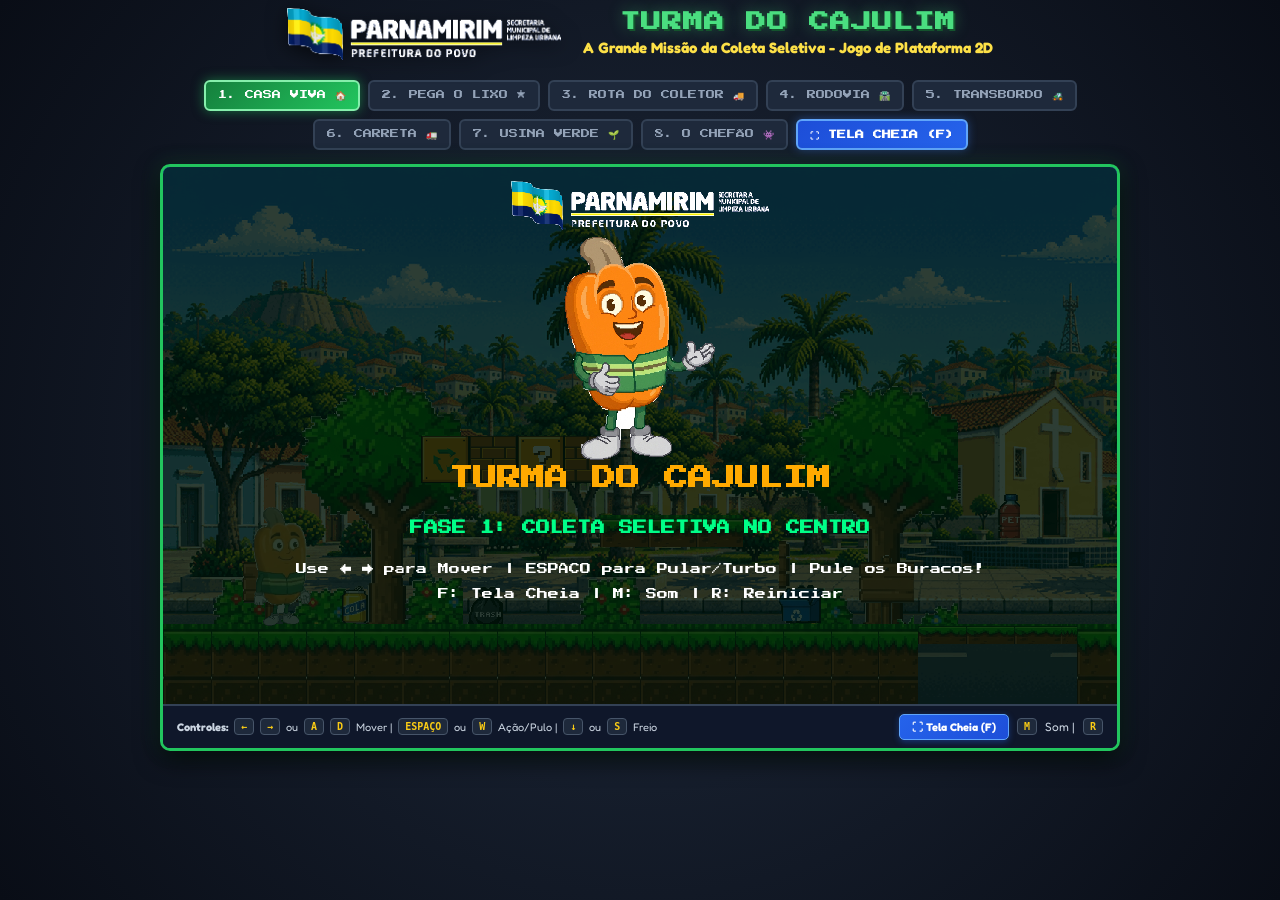
<file: arcade_debug.html>
<!DOCTYPE html>
<html lang="pt-BR">
<head>
    <meta charset="UTF-8">
    <meta name="viewport" content="width=device-width, initial-scale=1.0, maximum-scale=1.0, user-scalable=no">
    <meta http-equiv="Cache-Control" content="no-cache, no-store, must-revalidate">
    <meta http-equiv="Pragma" content="no-cache">
    <meta http-equiv="Expires" content="0">
    <title>Turma do Cajulim - Jogo de Plataforma 2D</title>
    <link rel="stylesheet" href="style.css?v=8.0">
    <script>
        // Anti-scroll guard: Immediately intercepts Space and Arrow keys before any rendering
        window.addEventListener('keydown', function(e) {
            if (e.code === 'Space' || e.code === 'ArrowUp' || e.code === 'ArrowDown' || e.key === ' ' || e.keyCode === 32) {
                e.preventDefault();
            }
        }, { passive: false });
        window.addEventListener('keyup', function(e) {
            if (e.code === 'Space' || e.code === 'ArrowUp' || e.code === 'ArrowDown' || e.key === ' ' || e.keyCode === 32) {
                e.preventDefault();
            }
        }, { passive: false });
    </script>
</head>
<body>

    <!-- Game Title Header with Institutional Logo -->
    <header class="header-container" style="display:flex; align-items:center; justify-content:center; gap:22px; flex-wrap:wrap;">
        <img src="assets/ui/parnamirim_logo.png" alt="Prefeitura de Parnamirim - Secretaria de Limpeza Urbana" style="height:52px; object-fit:contain; filter:drop-shadow(0 4px 10px rgba(0,0,0,0.6));">
        <div>
            <h1 class="game-title">TURMA DO CAJULIM</h1>
            <p class="game-subtitle">A Grande Missão da Coleta Seletiva - Jogo de Plataforma 2D</p>
        </div>
    </header>

    <!-- 5-Stage Selective Collection Roadmap -->
    <nav class="stages-nav">
        <div class="stage-pill active" id="pillStage1" onclick="if(window.game) window.game.switchPhase(1)" style="cursor:pointer;" title="Jogar Fase 1">1. Casa Viva 🏠</div>
        <div class="stage-pill" id="pillStage2" onclick="if(window.game) window.game.switchPhase(2)" style="cursor:pointer;" title="Jogar Fase 2">2. Pega o Lixo ★</div>
        <div class="stage-pill" id="pillStage3" onclick="if(window.game) window.game.switchPhase(3)" style="cursor:pointer;" title="Jogar Fase 3">3. Rota do Coletor 🚚</div>
        <div class="stage-pill" id="pillStage4" onclick="if(window.game) window.game.switchPhase(4)" style="cursor:pointer;" title="Jogar Fase 4">4. Rodovia 🛣️</div>
        <div class="stage-pill" id="pillStage5" onclick="if(window.game) window.game.switchPhase(5)" style="cursor:pointer;" title="Jogar Fase 5">5. Transbordo 🚜</div>
        <div class="stage-pill" id="pillStage6" onclick="if(window.game) window.game.switchPhase(6)" style="cursor:pointer;" title="Jogar Fase 6">6. Carreta 🚛</div>
        <div class="stage-pill" id="pillStage7" onclick="if(window.game) window.game.switchPhase(7)" style="cursor:pointer;" title="Jogar Fase 7">7. Usina Verde 🌱</div>
        <div class="stage-pill" id="pillStage8" onclick="if(window.game) window.game.switchPhase(8)" style="cursor:pointer;" title="Jogar Fase 8: O Grande Chefão Final">8. O Chefão 👾</div>
        <button class="stage-pill btn-top-fullscreen" id="btnTopFullscreen" onclick="if(window.game) window.game.toggleFullscreen();" title="Ativar/Desativar Tela Cheia (Tecla F ou 2x Clique no Jogo)">⛶ TELA CHEIA (F)</button>
    </nav>

    <!-- Arcade Game Container -->
    <main class="arcade-wrapper" id="arcadeContainer">
        <div class="canvas-container">
            <canvas id="gameCanvas" width="960" height="540"></canvas>

            <!-- Touch Controls for Mobile / Tablet -->
            <div class="touch-controls">
                <div class="touch-dpad">
                    <button class="touch-btn" id="btnLeft" aria-label="Mover para a Esquerda">◀</button>
                    <button class="touch-btn" id="btnRight" aria-label="Mover para a Direita">▶</button>
                </div>
                <div class="touch-action">
                    <button class="touch-btn btn-jump" id="btnJump" aria-label="Pular">PULO</button>
                </div>
            </div>

            <!-- Victory Modal -->
            <div id="victoryModal" class="modal hidden">
                <div class="modal-content">
                    <h2 class="modal-title" id="victoryTitle">🌟 FASE 1 COMPLETA! 🌟</h2>
                    <p class="modal-desc" id="victoryDesc">Parabéns! Cajulim recolheu o lixo espalhado no bairro e entregou tudo com segurança no Caminhão da Coleta Seletiva!</p>
                    <div class="stats-grid">
                        <div class="stat-box">
                            <div class="stat-label">Pontuação</div>
                            <div class="stat-val" id="finalScore">000000</div>
                        </div>
                        <div class="stat-box">
                            <div class="stat-label" id="finalStat1Label">Sacos de Lixo</div>
                            <div class="stat-val" id="finalTrash">6/6</div>
                        </div>
                        <div class="stat-box">
                            <div class="stat-label" id="finalStat2Label">Recicláveis</div>
                            <div class="stat-val" id="finalRecyclables">0/9</div>
                        </div>
                        <div class="stat-box">
                            <div class="stat-label">Tempo Total</div>
                            <div class="stat-val" id="finalTime">45s</div>
                        </div>
                    </div>
                    <div id="victoryNextTeaser" style="background: #1e3a29; border: 1px dashed #22c55e; border-radius: 8px; padding: 12px; margin-bottom: 18px; font-size: 13px; color: #a7f3d0;">
                        <strong>🚚 Próxima Parada: Fase 2</strong><br>
                        O caminhão de lixo vai transportar os resíduos até a estação de transbordo da cidade!
                    </div>
                    <button class="btn-primary" id="btnNextPhase" onclick="game.nextPhase()" style="margin-bottom:8px; font-size:13px;">AVANÇAR PARA A PRÓXIMA FASE ▶</button>
                    <button class="btn-primary" style="background: #334155; color: #e2e8f0;" onclick="game.restartLevel()">JOGAR NOVAMENTE</button>
                </div>
            </div>

            <!-- Game Over Modal -->
            <div id="gameOverModal" class="modal hidden">
                <div class="modal-content" style="border-color: #ef4444;">
                    <h2 class="modal-title" id="gameOverTitle" style="color: #ef4444;">💀 FIM DE JOGO!</h2>
                    <p class="modal-desc" id="gameOverDesc">Você perdeu todas as vidas nos fossos e obstáculos da rua. A cidade ainda precisa de você para a Coleta Seletiva!</p>
                    <button class="btn-primary" style="background: #ef4444; color: white;" onclick="game.restartLevel()">TENTAR DE NOVO</button>
                </div>
            </div>
        </div>

        <!-- Controls Bar -->
        <footer class="controls-bar">
            <div class="controls-hint">
                <strong>Controles:</strong> 
                <span class="control-key">←</span> <span class="control-key">→</span> ou <span class="control-key">A</span> <span class="control-key">D</span> Mover | 
                <span class="control-key">ESPAÇO</span> ou <span class="control-key">W</span> Ação/Pulo | 
                <span class="control-key">↓</span> ou <span class="control-key">S</span> Freio
            </div>
            <div class="controls-actions">
                <button class="btn-fullscreen" id="btnBottomFullscreen" onclick="if(window.game) window.game.toggleFullscreen()" title="Modo Tela Cheia (Tecla F ou 2x Clique no Jogo)">⛶ Tela Cheia (F)</button>
                <span class="control-key" title="Ativar/Desativar Som">M</span> Som | <span class="control-key" title="Reiniciar Fase">R</span>
            </div>
        </footer>
    </main>

    <!-- Educational & Story Section -->
    <section class="educational-section">
        <div class="edu-card">
            <div class="edu-header">
                <img src="assets/player/cajulim_portrait.png" alt="Cajulim" class="edu-icon">
                <div>
                    <h3 class="edu-title">CAJULIM</h3>
                    <span class="edu-subtitle">O Super-Herói da Coleta</span>
                </div>
            </div>
            <p class="edu-text">
                Cajulim é o gari e reciclador consciente que protege nossa cidade. Ele conhece o valor de cada material descartado e sabe que o lixo bem destinado gera emprego, renda e preservação ambiental!
            </p>
        </div>

        <div class="edu-card">
            <div class="edu-header">
                <img src="assets/items/biodiesel.png" alt="Biodiesel" class="edu-icon">
                <div>
                    <h3 class="edu-title">LOGÍSTICA & TRANSPORTE</h3>
                    <span class="edu-subtitle">Rodovia e Estação de Transbordo</span>
                </div>
            </div>
            <p class="edu-text">
                Os caminhões coletores urbanos descarregam no transbordo para encher grandes carretas de 30 toneladas. Cada carreta retira até 4 caminhões das rodovias, economizando combustível e reduzindo emissões!
            </p>
        </div>

        <div class="edu-card">
            <div class="edu-header">
                <img src="assets/items/star.png" alt="Bandeira de Parnamirim" class="edu-icon">
                <div>
                    <h3 class="edu-title">A JORNADA COMPLETA</h3>
                    <span class="edu-subtitle">As 5 Etapas do Livro</span>
                </div>
            </div>
            <p class="edu-text">
                <strong>1.</strong> Pega o lixo no bairro<br>
                <strong>2.</strong> Caminhão leva até o transbordo<br>
                <strong>3.</strong> Caminhão joga na carreta industrial<br>
                <strong>4.</strong> Carreta transporta ao aterro<br>
                <strong>5.</strong> Disposição correta, biogás e usina verde!<br>
                <strong>6.</strong> O Grande Chefão Barão do Entulho e seu Mecha-Trator 👾
            </p>
        </div>
    </section>

    <!-- Game Scripts -->
    <script src="narrations.js?v=8.0"></script>
    <script src="audio.js?v=8.0"></script>
    <script src="game.js?v=8.0"></script>
</body>
</html>
</file>
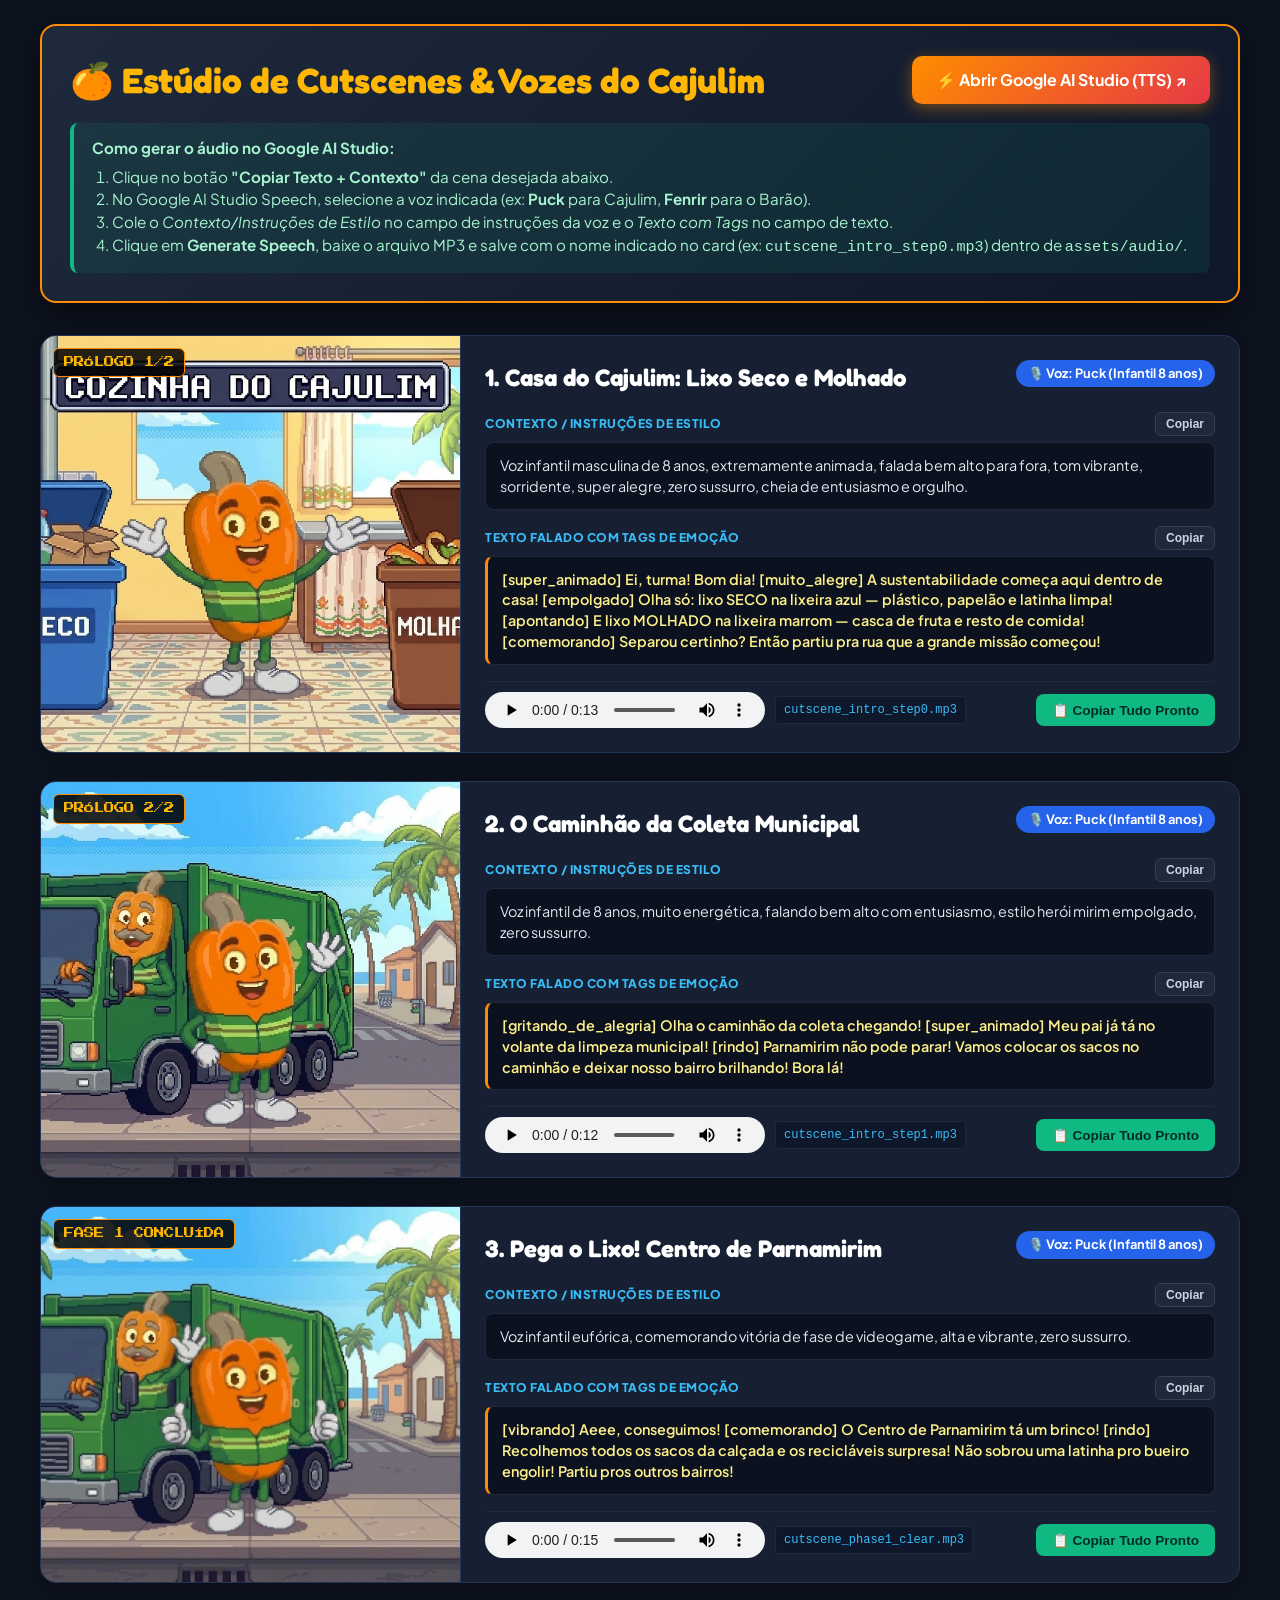
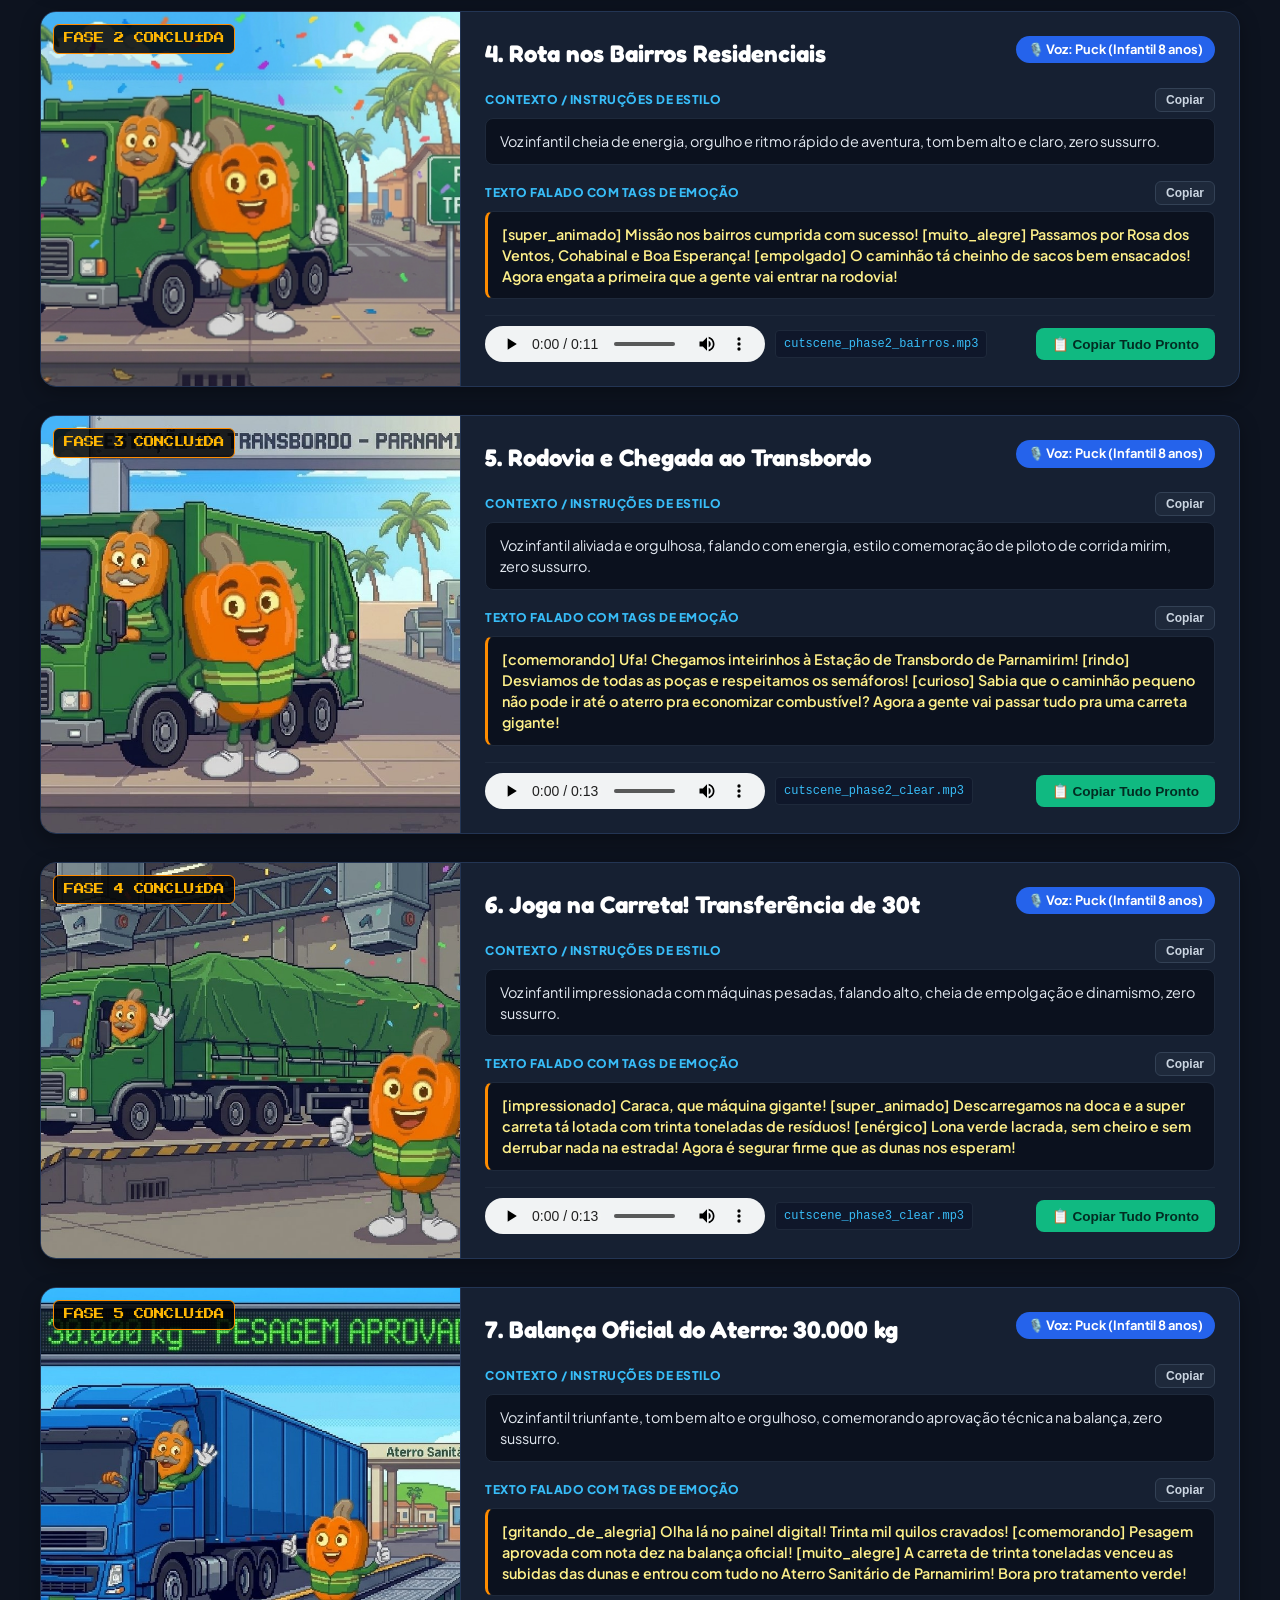
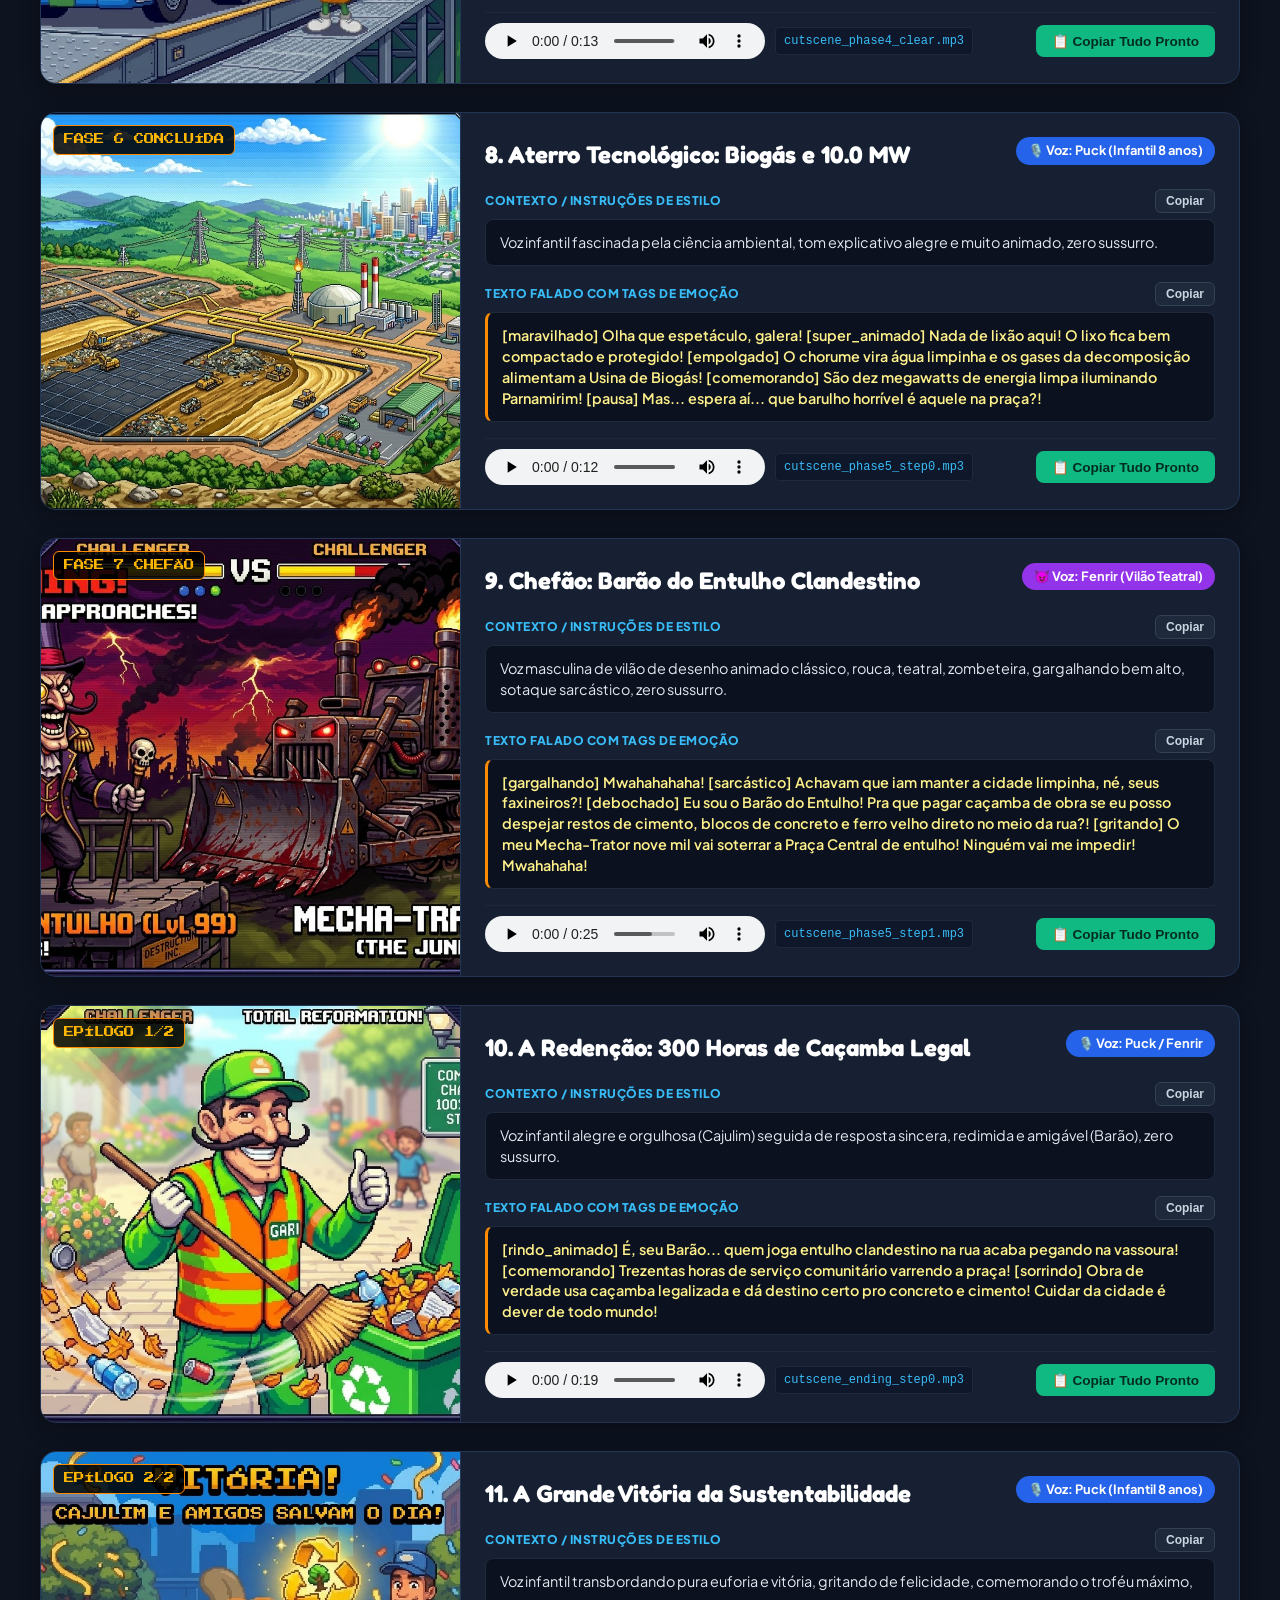
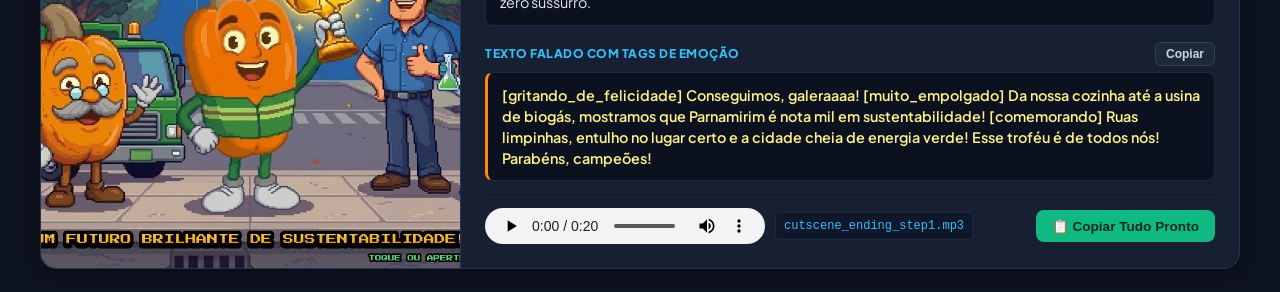
<file: estudio_dublagem.html>
<!DOCTYPE html>
<html lang="pt-BR">
<head>
    <meta charset="UTF-8">
    <meta name="viewport" content="width=device-width, initial-scale=1.0">
    <title>🎙️ Estúdio de Voz & Cutscenes — Turma do Cajulim</title>
    <link rel="preconnect" href="https://fonts.googleapis.com">
    <link rel="preconnect" href="https://fonts.gstatic.com" crossorigin>
    <link href="https://fonts.googleapis.com/css2?family=Fredoka:wght@400;600;700&family=Press+Start+2P&family=Plus+Jakarta+Sans:wght@400;600;700;800&display=swap" rel="stylesheet">
    <style>
        :root {
            --bg: #0d131f;
            --card-bg: #162032;
            --card-border: #233554;
            --accent: #ff8c00;
            --accent-green: #10b981;
            --accent-blue: #38bdf8;
            --text-main: #f8fafc;
            --text-muted: #94a3b8;
            --tag-bg: #1e293b;
        }

        * {
            box-sizing: border-box;
            margin: 0;
            padding: 0;
        }

        body {
            background-color: var(--bg);
            color: var(--text-main);
            font-family: 'Plus Jakarta Sans', sans-serif;
            padding: 24px;
            line-height: 1.5;
        }

        .header {
            max-width: 1200px;
            margin: 0 auto 32px auto;
            background: linear-gradient(135deg, #1e293b, #0f172a);
            border: 2px solid var(--accent);
            border-radius: 16px;
            padding: 28px;
            box-shadow: 0 10px 30px rgba(0,0,0,0.5);
            display: flex;
            flex-direction: column;
            gap: 16px;
        }

        .title-row {
            display: flex;
            justify-content: space-between;
            align-items: center;
            flex-wrap: wrap;
            gap: 16px;
        }

        h1 {
            font-family: 'Fredoka', cursive;
            font-size: 2.2rem;
            color: #ffb703;
            display: flex;
            align-items: center;
            gap: 12px;
        }

        .studio-btn {
            background: linear-gradient(135deg, #ff8c00, #e63946);
            color: #fff;
            text-decoration: none;
            font-weight: 700;
            padding: 12px 24px;
            border-radius: 10px;
            display: inline-flex;
            align-items: center;
            gap: 8px;
            transition: all 0.2s ease;
            box-shadow: 0 4px 15px rgba(255, 140, 0, 0.4);
        }

        .studio-btn:hover {
            transform: translateY(-2px);
            box-shadow: 0 6px 20px rgba(255, 140, 0, 0.6);
        }

        .instructions {
            background: rgba(16, 185, 129, 0.1);
            border-left: 4px solid var(--accent-green);
            padding: 14px 18px;
            border-radius: 8px;
            font-size: 0.95rem;
            color: #a7f3d0;
        }

        .instructions ol {
            margin-left: 20px;
            margin-top: 6px;
        }

        .container {
            max-width: 1200px;
            margin: 0 auto;
            display: flex;
            flex-direction: column;
            gap: 28px;
        }

        .scene-card {
            background: var(--card-bg);
            border: 1px solid var(--card-border);
            border-radius: 16px;
            overflow: hidden;
            display: grid;
            grid-template-columns: 420px 1fr;
            box-shadow: 0 6px 20px rgba(0,0,0,0.3);
            transition: border-color 0.2s ease;
        }

        .scene-card:hover {
            border-color: var(--accent);
        }

        @media (max-width: 900px) {
            .scene-card {
                grid-template-columns: 1fr;
            }
        }

        .scene-visual {
            background: #000;
            position: relative;
            display: flex;
            flex-direction: column;
            align-items: center;
            justify-content: center;
            border-right: 1px solid var(--card-border);
        }

        .scene-img {
            width: 100%;
            height: 100%;
            object-fit: cover;
            display: block;
            min-height: 260px;
        }

        .badge-step {
            position: absolute;
            top: 12px;
            left: 12px;
            background: rgba(0,0,0,0.85);
            border: 1px solid var(--accent);
            color: #ffb703;
            font-family: 'Press Start 2P', monospace;
            font-size: 0.65rem;
            padding: 6px 10px;
            border-radius: 6px;
            text-transform: uppercase;
        }

        .scene-content {
            padding: 24px;
            display: flex;
            flex-direction: column;
            gap: 16px;
        }

        .scene-header {
            display: flex;
            justify-content: space-between;
            align-items: flex-start;
            flex-wrap: wrap;
            gap: 8px;
        }

        .scene-title {
            font-family: 'Fredoka', cursive;
            font-size: 1.5rem;
            color: #fff;
        }

        .voice-pill {
            background: #2563eb;
            color: #fff;
            font-weight: 700;
            font-size: 0.8rem;
            padding: 4px 12px;
            border-radius: 20px;
            display: inline-flex;
            align-items: center;
            gap: 6px;
        }

        .voice-pill.villain {
            background: #9333ea;
        }

        .field-group {
            display: flex;
            flex-direction: column;
            gap: 6px;
        }

        .field-label {
            font-size: 0.75rem;
            text-transform: uppercase;
            letter-spacing: 0.5px;
            font-weight: 800;
            color: var(--accent-blue);
            display: flex;
            justify-content: space-between;
            align-items: center;
        }

        .prompt-box {
            background: #0b111e;
            border: 1px solid #1e293b;
            border-radius: 8px;
            padding: 12px 14px;
            font-size: 0.9rem;
            color: #e2e8f0;
            line-height: 1.45;
            user-select: all;
            position: relative;
        }

        .prompt-box.tags {
            border-left: 3px solid var(--accent);
            color: #fef08a;
            font-weight: 600;
        }

        .btn-copy {
            background: #1e293b;
            border: 1px solid #334155;
            color: #cbd5e1;
            padding: 4px 10px;
            font-size: 0.75rem;
            border-radius: 6px;
            cursor: pointer;
            font-weight: 600;
            transition: all 0.2s;
        }

        .btn-copy:hover {
            background: var(--accent);
            color: #000;
            border-color: var(--accent);
        }

        .actions-row {
            display: flex;
            justify-content: space-between;
            align-items: center;
            flex-wrap: wrap;
            gap: 12px;
            padding-top: 10px;
            border-top: 1px solid #1e293b;
        }

        .audio-controls {
            display: flex;
            align-items: center;
            gap: 10px;
            flex: 1;
        }

        audio {
            height: 36px;
            max-width: 280px;
        }

        .target-filename {
            font-family: monospace;
            font-size: 0.75rem;
            background: #0f172a;
            padding: 4px 8px;
            border-radius: 4px;
            color: #38bdf8;
            border: 1px solid #1e293b;
        }

        .btn-full-copy {
            background: #10b981;
            color: #022c22;
            font-weight: 800;
            font-size: 0.85rem;
            border: none;
            padding: 8px 16px;
            border-radius: 8px;
            cursor: pointer;
            display: flex;
            align-items: center;
            gap: 6px;
            transition: all 0.2s;
        }

        .btn-full-copy:hover {
            background: #34d399;
            transform: scale(1.02);
        }

        .copied-toast {
            position: fixed;
            bottom: 24px;
            right: 24px;
            background: #10b981;
            color: #022c22;
            font-weight: 800;
            padding: 12px 24px;
            border-radius: 10px;
            box-shadow: 0 10px 25px rgba(0,0,0,0.5);
            transform: translateY(100px);
            opacity: 0;
            transition: all 0.3s ease;
            z-index: 1000;
        }

        .copied-toast.show {
            transform: translateY(0);
            opacity: 1;
        }
    </style>
</head>
<body>

    <div class="header">
        <div class="title-row">
            <h1>🍊 Estúdio de Cutscenes & Vozes do Cajulim</h1>
            <a href="https://aistudio.google.com/generate-speech?hl=pt-br" target="_blank" class="studio-btn">
                ⚡ Abrir Google AI Studio (TTS) ↗
            </a>
        </div>
        <div class="instructions">
            <strong>Como gerar o áudio no Google AI Studio:</strong>
            <ol>
                <li>Clique no botão <strong>"Copiar Texto + Contexto"</strong> da cena desejada abaixo.</li>
                <li>No Google AI Studio Speech, selecione a voz indicada (ex: <strong>Puck</strong> para Cajulim, <strong>Fenrir</strong> para o Barão).</li>
                <li>Cole o <em>Contexto/Instruções de Estilo</em> no campo de instruções da voz e o <em>Texto com Tags</em> no campo de texto.</li>
                <li>Clique em <strong>Generate Speech</strong>, baixe o arquivo MP3 e salve com o nome indicado no card (ex: <code>cutscene_intro_step0.mp3</code>) dentro de <code>assets/audio/</code>.</li>
            </ol>
        </div>
    </div>

    <div class="container" id="scenesContainer">

        <!-- CENA 1: CASA DO CAJULIM -->
        <div class="scene-card">
            <div class="scene-visual">
                <span class="badge-step">PRÓLOGO 1/2</span>
                <img src="assets/cutscenes/cs_intro_casa.jpg" alt="Cozinha do Cajulim" class="scene-img">
            </div>
            <div class="scene-content">
                <div class="scene-header">
                    <h2 class="scene-title">1. Casa do Cajulim: Lixo Seco e Molhado</h2>
                    <span class="voice-pill">🎙️ Voz: Puck (Infantil 8 anos)</span>
                </div>
                <div class="field-group">
                    <div class="field-label">
                        <span>Contexto / Instruções de Estilo</span>
                        <button class="btn-copy" onclick="copyText('ctx_1')">Copiar</button>
                    </div>
                    <div class="prompt-box" id="ctx_1">Voz infantil masculina de 8 anos, extremamente animada, falada bem alto para fora, tom vibrante, sorridente, super alegre, zero sussurro, cheia de entusiasmo e orgulho.</div>
                </div>
                <div class="field-group">
                    <div class="field-label">
                        <span>Texto Falado com Tags de Emoção</span>
                        <button class="btn-copy" onclick="copyText('txt_1')">Copiar</button>
                    </div>
                    <div class="prompt-box tags" id="txt_1">[super_animado] Ei, turma! Bom dia! [muito_alegre] A sustentabilidade começa aqui dentro de casa! [empolgado] Olha só: lixo SECO na lixeira azul — plástico, papelão e latinha limpa! [apontando] E lixo MOLHADO na lixeira marrom — casca de fruta e resto de comida! [comemorando] Separou certinho? Então partiu pra rua que a grande missão começou!</div>
                </div>
                <div class="actions-row">
                    <div class="audio-controls">
                        <audio controls src="assets/audio/cutscene_intro_step0.mp3"></audio>
                        <span class="target-filename">cutscene_intro_step0.mp3</span>
                    </div>
                    <button class="btn-full-copy" onclick="copyFull('ctx_1', 'txt_1')">📋 Copiar Tudo Pronto</button>
                </div>
            </div>
        </div>

        <!-- CENA 2: CAMINHÃO E PAI -->
        <div class="scene-card">
            <div class="scene-visual">
                <span class="badge-step">PRÓLOGO 2/2</span>
                <img src="assets/cutscenes/cs_intro_father.jpg" alt="Caminhão da Coleta" class="scene-img">
            </div>
            <div class="scene-content">
                <div class="scene-header">
                    <h2 class="scene-title">2. O Caminhão da Coleta Municipal</h2>
                    <span class="voice-pill">🎙️ Voz: Puck (Infantil 8 anos)</span>
                </div>
                <div class="field-group">
                    <div class="field-label">
                        <span>Contexto / Instruções de Estilo</span>
                        <button class="btn-copy" onclick="copyText('ctx_2')">Copiar</button>
                    </div>
                    <div class="prompt-box" id="ctx_2">Voz infantil de 8 anos, muito energética, falando bem alto com entusiasmo, estilo herói mirim empolgado, zero sussurro.</div>
                </div>
                <div class="field-group">
                    <div class="field-label">
                        <span>Texto Falado com Tags de Emoção</span>
                        <button class="btn-copy" onclick="copyText('txt_2')">Copiar</button>
                    </div>
                    <div class="prompt-box tags" id="txt_2">[gritando_de_alegria] Olha o caminhão da coleta chegando! [super_animado] Meu pai já tá no volante da limpeza municipal! [rindo] Parnamirim não pode parar! Vamos colocar os sacos no caminhão e deixar nosso bairro brilhando! Bora lá!</div>
                </div>
                <div class="actions-row">
                    <div class="audio-controls">
                        <audio controls src="assets/audio/cutscene_intro_step1.mp3"></audio>
                        <span class="target-filename">cutscene_intro_step1.mp3</span>
                    </div>
                    <button class="btn-full-copy" onclick="copyFull('ctx_2', 'txt_2')">📋 Copiar Tudo Pronto</button>
                </div>
            </div>
        </div>

        <!-- CENA 3: FASE 1 CENTRO -->
        <div class="scene-card">
            <div class="scene-visual">
                <span class="badge-step">FASE 1 CONCLUÍDA</span>
                <img src="assets/cutscenes/cs_phase1_clear.jpg" alt="Centro de Parnamirim Limpo" class="scene-img">
            </div>
            <div class="scene-content">
                <div class="scene-header">
                    <h2 class="scene-title">3. Pega o Lixo! Centro de Parnamirim</h2>
                    <span class="voice-pill">🎙️ Voz: Puck (Infantil 8 anos)</span>
                </div>
                <div class="field-group">
                    <div class="field-label">
                        <span>Contexto / Instruções de Estilo</span>
                        <button class="btn-copy" onclick="copyText('ctx_3')">Copiar</button>
                    </div>
                    <div class="prompt-box" id="ctx_3">Voz infantil eufórica, comemorando vitória de fase de videogame, alta e vibrante, zero sussurro.</div>
                </div>
                <div class="field-group">
                    <div class="field-label">
                        <span>Texto Falado com Tags de Emoção</span>
                        <button class="btn-copy" onclick="copyText('txt_3')">Copiar</button>
                    </div>
                    <div class="prompt-box tags" id="txt_3">[vibrando] Aeee, conseguimos! [comemorando] O Centro de Parnamirim tá um brinco! [rindo] Recolhemos todos os sacos da calçada e os recicláveis surpresa! Não sobrou uma latinha pro bueiro engolir! Partiu pros outros bairros!</div>
                </div>
                <div class="actions-row">
                    <div class="audio-controls">
                        <audio controls src="assets/audio/cutscene_phase1_clear.mp3"></audio>
                        <span class="target-filename">cutscene_phase1_clear.mp3</span>
                    </div>
                    <button class="btn-full-copy" onclick="copyFull('ctx_3', 'txt_3')">📋 Copiar Tudo Pronto</button>
                </div>
            </div>
        </div>

        <!-- CENA 4: FASE 2 BAIRROS -->
        <div class="scene-card">
            <div class="scene-visual">
                <span class="badge-step">FASE 2 CONCLUÍDA</span>
                <img src="assets/cutscenes/cs_phase2_bairros.jpg" alt="Coleta nos Bairros" class="scene-img">
            </div>
            <div class="scene-content">
                <div class="scene-header">
                    <h2 class="scene-title">4. Rota nos Bairros Residenciais</h2>
                    <span class="voice-pill">🎙️ Voz: Puck (Infantil 8 anos)</span>
                </div>
                <div class="field-group">
                    <div class="field-label">
                        <span>Contexto / Instruções de Estilo</span>
                        <button class="btn-copy" onclick="copyText('ctx_4')">Copiar</button>
                    </div>
                    <div class="prompt-box" id="ctx_4">Voz infantil cheia de energia, orgulho e ritmo rápido de aventura, tom bem alto e claro, zero sussurro.</div>
                </div>
                <div class="field-group">
                    <div class="field-label">
                        <span>Texto Falado com Tags de Emoção</span>
                        <button class="btn-copy" onclick="copyText('txt_4')">Copiar</button>
                    </div>
                    <div class="prompt-box tags" id="txt_4">[super_animado] Missão nos bairros cumprida com sucesso! [muito_alegre] Passamos por Rosa dos Ventos, Cohabinal e Boa Esperança! [empolgado] O caminhão tá cheinho de sacos bem ensacados! Agora engata a primeira que a gente vai entrar na rodovia!</div>
                </div>
                <div class="actions-row">
                    <div class="audio-controls">
                        <audio controls src="assets/audio/cutscene_phase2_bairros.mp3"></audio>
                        <span class="target-filename">cutscene_phase2_bairros.mp3</span>
                    </div>
                    <button class="btn-full-copy" onclick="copyFull('ctx_4', 'txt_4')">📋 Copiar Tudo Pronto</button>
                </div>
            </div>
        </div>

        <!-- CENA 5: FASE 3 TRANSBORDO -->
        <div class="scene-card">
            <div class="scene-visual">
                <span class="badge-step">FASE 3 CONCLUÍDA</span>
                <img src="assets/cutscenes/cs_phase2_clear.jpg" alt="Estação de Transbordo" class="scene-img">
            </div>
            <div class="scene-content">
                <div class="scene-header">
                    <h2 class="scene-title">5. Rodovia e Chegada ao Transbordo</h2>
                    <span class="voice-pill">🎙️ Voz: Puck (Infantil 8 anos)</span>
                </div>
                <div class="field-group">
                    <div class="field-label">
                        <span>Contexto / Instruções de Estilo</span>
                        <button class="btn-copy" onclick="copyText('ctx_5')">Copiar</button>
                    </div>
                    <div class="prompt-box" id="ctx_5">Voz infantil aliviada e orgulhosa, falando com energia, estilo comemoração de piloto de corrida mirim, zero sussurro.</div>
                </div>
                <div class="field-group">
                    <div class="field-label">
                        <span>Texto Falado com Tags de Emoção</span>
                        <button class="btn-copy" onclick="copyText('txt_5')">Copiar</button>
                    </div>
                    <div class="prompt-box tags" id="txt_5">[comemorando] Ufa! Chegamos inteirinhos à Estação de Transbordo de Parnamirim! [rindo] Desviamos de todas as poças e respeitamos os semáforos! [curioso] Sabia que o caminhão pequeno não pode ir até o aterro pra economizar combustível? Agora a gente vai passar tudo pra uma carreta gigante!</div>
                </div>
                <div class="actions-row">
                    <div class="audio-controls">
                        <audio controls src="assets/audio/cutscene_phase2_clear.mp3"></audio>
                        <span class="target-filename">cutscene_phase2_clear.mp3</span>
                    </div>
                    <button class="btn-full-copy" onclick="copyFull('ctx_5', 'txt_5')">📋 Copiar Tudo Pronto</button>
                </div>
            </div>
        </div>

        <!-- CENA 6: FASE 4 CARRETA 30T -->
        <div class="scene-card">
            <div class="scene-visual">
                <span class="badge-step">FASE 4 CONCLUÍDA</span>
                <img src="assets/cutscenes/cs_phase3_clear.jpg" alt="Doca de Carga Carreta 30t" class="scene-img">
            </div>
            <div class="scene-content">
                <div class="scene-header">
                    <h2 class="scene-title">6. Joga na Carreta! Transferência de 30t</h2>
                    <span class="voice-pill">🎙️ Voz: Puck (Infantil 8 anos)</span>
                </div>
                <div class="field-group">
                    <div class="field-label">
                        <span>Contexto / Instruções de Estilo</span>
                        <button class="btn-copy" onclick="copyText('ctx_6')">Copiar</button>
                    </div>
                    <div class="prompt-box" id="ctx_6">Voz infantil impressionada com máquinas pesadas, falando alto, cheia de empolgação e dinamismo, zero sussurro.</div>
                </div>
                <div class="field-group">
                    <div class="field-label">
                        <span>Texto Falado com Tags de Emoção</span>
                        <button class="btn-copy" onclick="copyText('txt_6')">Copiar</button>
                    </div>
                    <div class="prompt-box tags" id="txt_6">[impressionado] Caraca, que máquina gigante! [super_animado] Descarregamos na doca e a super carreta tá lotada com trinta toneladas de resíduos! [enérgico] Lona verde lacrada, sem cheiro e sem derrubar nada na estrada! Agora é segurar firme que as dunas nos esperam!</div>
                </div>
                <div class="actions-row">
                    <div class="audio-controls">
                        <audio controls src="assets/audio/cutscene_phase3_clear.mp3"></audio>
                        <span class="target-filename">cutscene_phase3_clear.mp3</span>
                    </div>
                    <button class="btn-full-copy" onclick="copyFull('ctx_6', 'txt_6')">📋 Copiar Tudo Pronto</button>
                </div>
            </div>
        </div>

        <!-- CENA 7: FASE 5 BALANÇA ATERRO -->
        <div class="scene-card">
            <div class="scene-visual">
                <span class="badge-step">FASE 5 CONCLUÍDA</span>
                <img src="assets/cutscenes/cs_phase4_clear.jpg" alt="Balança Oficial 30.000 kg" class="scene-img">
            </div>
            <div class="scene-content">
                <div class="scene-header">
                    <h2 class="scene-title">7. Balança Oficial do Aterro: 30.000 kg</h2>
                    <span class="voice-pill">🎙️ Voz: Puck (Infantil 8 anos)</span>
                </div>
                <div class="field-group">
                    <div class="field-label">
                        <span>Contexto / Instruções de Estilo</span>
                        <button class="btn-copy" onclick="copyText('ctx_7')">Copiar</button>
                    </div>
                    <div class="prompt-box" id="ctx_7">Voz infantil triunfante, tom bem alto e orgulhoso, comemorando aprovação técnica na balança, zero sussurro.</div>
                </div>
                <div class="field-group">
                    <div class="field-label">
                        <span>Texto Falado com Tags de Emoção</span>
                        <button class="btn-copy" onclick="copyText('txt_7')">Copiar</button>
                    </div>
                    <div class="prompt-box tags" id="txt_7">[gritando_de_alegria] Olha lá no painel digital! Trinta mil quilos cravados! [comemorando] Pesagem aprovada com nota dez na balança oficial! [muito_alegre] A carreta de trinta toneladas venceu as subidas das dunas e entrou com tudo no Aterro Sanitário de Parnamirim! Bora pro tratamento verde!</div>
                </div>
                <div class="actions-row">
                    <div class="audio-controls">
                        <audio controls src="assets/audio/cutscene_phase4_clear.mp3"></audio>
                        <span class="target-filename">cutscene_phase4_clear.mp3</span>
                    </div>
                    <button class="btn-full-copy" onclick="copyFull('ctx_7', 'txt_7')">📋 Copiar Tudo Pronto</button>
                </div>
            </div>
        </div>

        <!-- CENA 8: FASE 6 BIOGÁS & ENERGIA LIMPA -->
        <div class="scene-card">
            <div class="scene-visual">
                <span class="badge-step">FASE 6 CONCLUÍDA</span>
                <img src="assets/cutscenes/cs_landfill_aerial.jpg" alt="Usina de Biogás e Energia Limpa" class="scene-img">
            </div>
            <div class="scene-content">
                <div class="scene-header">
                    <h2 class="scene-title">8. Aterro Tecnológico: Biogás e 10.0 MW</h2>
                    <span class="voice-pill">🎙️ Voz: Puck (Infantil 8 anos)</span>
                </div>
                <div class="field-group">
                    <div class="field-label">
                        <span>Contexto / Instruções de Estilo</span>
                        <button class="btn-copy" onclick="copyText('ctx_8')">Copiar</button>
                    </div>
                    <div class="prompt-box" id="ctx_8">Voz infantil fascinada pela ciência ambiental, tom explicativo alegre e muito animado, zero sussurro.</div>
                </div>
                <div class="field-group">
                    <div class="field-label">
                        <span>Texto Falado com Tags de Emoção</span>
                        <button class="btn-copy" onclick="copyText('txt_8')">Copiar</button>
                    </div>
                    <div class="prompt-box tags" id="txt_8">[maravilhado] Olha que espetáculo, galera! [super_animado] Nada de lixão aqui! O lixo fica bem compactado e protegido! [empolgado] O chorume vira água limpinha e os gases da decomposição alimentam a Usina de Biogás! [comemorando] São dez megawatts de energia limpa iluminando Parnamirim! [pausa] Mas... espera aí... que barulho horrível é aquele na praça?!</div>
                </div>
                <div class="actions-row">
                    <div class="audio-controls">
                        <audio controls src="assets/audio/cutscene_phase5_step0.mp3"></audio>
                        <span class="target-filename">cutscene_phase5_step0.mp3</span>
                    </div>
                    <button class="btn-full-copy" onclick="copyFull('ctx_8', 'txt_8')">📋 Copiar Tudo Pronto</button>
                </div>
            </div>
        </div>

        <!-- CENA 9: FASE 7 CHEFÃO CONSTRUÇÃO CIVIL -->
        <div class="scene-card">
            <div class="scene-visual">
                <span class="badge-step">FASE 7 CHEFÃO</span>
                <img src="assets/cutscenes/cs_villain_mecha.jpg" alt="Barão do Entulho Mecha-Trator" class="scene-img">
            </div>
            <div class="scene-content">
                <div class="scene-header">
                    <h2 class="scene-title">9. Chefão: Barão do Entulho Clandestino</h2>
                    <span class="voice-pill villain">😈 Voz: Fenrir (Vilão Teatral)</span>
                </div>
                <div class="field-group">
                    <div class="field-label">
                        <span>Contexto / Instruções de Estilo</span>
                        <button class="btn-copy" onclick="copyText('ctx_9')">Copiar</button>
                    </div>
                    <div class="prompt-box" id="ctx_9">Voz masculina de vilão de desenho animado clássico, rouca, teatral, zombeteira, gargalhando bem alto, sotaque sarcástico, zero sussurro.</div>
                </div>
                <div class="field-group">
                    <div class="field-label">
                        <span>Texto Falado com Tags de Emoção</span>
                        <button class="btn-copy" onclick="copyText('txt_9')">Copiar</button>
                    </div>
                    <div class="prompt-box tags" id="txt_9">[gargalhando] Mwahahahaha! [sarcástico] Achavam que iam manter a cidade limpinha, né, seus faxineiros?! [debochado] Eu sou o Barão do Entulho! Pra que pagar caçamba de obra se eu posso despejar restos de cimento, blocos de concreto e ferro velho direto no meio da rua?! [gritando] O meu Mecha-Trator nove mil vai soterrar a Praça Central de entulho! Ninguém vai me impedir! Mwahahaha!</div>
                </div>
                <div class="actions-row">
                    <div class="audio-controls">
                        <audio controls src="assets/audio/cutscene_phase5_step1.mp3"></audio>
                        <span class="target-filename">cutscene_phase5_step1.mp3</span>
                    </div>
                    <button class="btn-full-copy" onclick="copyFull('ctx_9', 'txt_9')">📋 Copiar Tudo Pronto</button>
                </div>
            </div>
        </div>

        <!-- CENA 10: EPÍLOGO 1 REDENÇÃO -->
        <div class="scene-card">
            <div class="scene-visual">
                <span class="badge-step">EPÍLOGO 1/2</span>
                <img src="assets/cutscenes/cs_barao_sweep.jpg" alt="Barão Varrendo a Praça" class="scene-img">
            </div>
            <div class="scene-content">
                <div class="scene-header">
                    <h2 class="scene-title">10. A Redenção: 300 Horas de Caçamba Legal</h2>
                    <span class="voice-pill">🎙️ Voz: Puck / Fenrir</span>
                </div>
                <div class="field-group">
                    <div class="field-label">
                        <span>Contexto / Instruções de Estilo</span>
                        <button class="btn-copy" onclick="copyText('ctx_10')">Copiar</button>
                    </div>
                    <div class="prompt-box" id="ctx_10">Voz infantil alegre e orgulhosa (Cajulim) seguida de resposta sincera, redimida e amigável (Barão), zero sussurro.</div>
                </div>
                <div class="field-group">
                    <div class="field-label">
                        <span>Texto Falado com Tags de Emoção</span>
                        <button class="btn-copy" onclick="copyText('txt_10')">Copiar</button>
                    </div>
                    <div class="prompt-box tags" id="txt_10">[rindo_animado] É, seu Barão... quem joga entulho clandestino na rua acaba pegando na vassoura! [comemorando] Trezentas horas de serviço comunitário varrendo a praça! [sorrindo] Obra de verdade usa caçamba legalizada e dá destino certo pro concreto e cimento! Cuidar da cidade é dever de todo mundo!</div>
                </div>
                <div class="actions-row">
                    <div class="audio-controls">
                        <audio controls src="assets/audio/cutscene_ending_step0.mp3"></audio>
                        <span class="target-filename">cutscene_ending_step0.mp3</span>
                    </div>
                    <button class="btn-full-copy" onclick="copyFull('ctx_10', 'txt_10')">📋 Copiar Tudo Pronto</button>
                </div>
            </div>
        </div>

        <!-- CENA 11: EPÍLOGO 2 CELEBRAÇÃO -->
        <div class="scene-card">
            <div class="scene-visual">
                <span class="badge-step">EPÍLOGO 2/2</span>
                <img src="assets/cutscenes/cs_cajulim_celebration.jpg" alt="Celebração da Vitória" class="scene-img">
            </div>
            <div class="scene-content">
                <div class="scene-header">
                    <h2 class="scene-title">11. A Grande Vitória da Sustentabilidade</h2>
                    <span class="voice-pill">🎙️ Voz: Puck (Infantil 8 anos)</span>
                </div>
                <div class="field-group">
                    <div class="field-label">
                        <span>Contexto / Instruções de Estilo</span>
                        <button class="btn-copy" onclick="copyText('ctx_11')">Copiar</button>
                    </div>
                    <div class="prompt-box" id="ctx_11">Voz infantil transbordando pura euforia e vitória, gritando de felicidade, comemorando o troféu máximo, zero sussurro.</div>
                </div>
                <div class="field-group">
                    <div class="field-label">
                        <span>Texto Falado com Tags de Emoção</span>
                        <button class="btn-copy" onclick="copyText('txt_11')">Copiar</button>
                    </div>
                    <div class="prompt-box tags" id="txt_11">[gritando_de_felicidade] Conseguimos, galeraaaa! [muito_empolgado] Da nossa cozinha até a usina de biogás, mostramos que Parnamirim é nota mil em sustentabilidade! [comemorando] Ruas limpinhas, entulho no lugar certo e a cidade cheia de energia verde! Esse troféu é de todos nós! Parabéns, campeões!</div>
                </div>
                <div class="actions-row">
                    <div class="audio-controls">
                        <audio controls src="assets/audio/cutscene_ending_step1.mp3"></audio>
                        <span class="target-filename">cutscene_ending_step1.mp3</span>
                    </div>
                    <button class="btn-full-copy" onclick="copyFull('ctx_11', 'txt_11')">📋 Copiar Tudo Pronto</button>
                </div>
            </div>
        </div>

    </div>

    <div class="copied-toast" id="toast">✅ Copiado para a área de transferência!</div>

    <script>
        function copyText(id) {
            const el = document.getElementById(id);
            if (!el) return;
            navigator.clipboard.writeText(el.innerText.trim()).then(() => {
                showToast();
            });
        }

        function copyFull(ctxId, txtId) {
            const ctx = document.getElementById(ctxId).innerText.trim();
            const txt = document.getElementById(txtId).innerText.trim();
            const combined = `[CONTEXTO/ESTILO DE VOZ]:\n${ctx}\n\n[TEXTO COM TAGS]:\n${txt}`;
            navigator.clipboard.writeText(combined).then(() => {
                showToast();
            });
        }

        function showToast() {
            const toast = document.getElementById('toast');
            toast.classList.add('show');
            setTimeout(() => {
                toast.classList.remove('show');
            }, 2000);
        }
    </script>
</body>
</html>
</file>
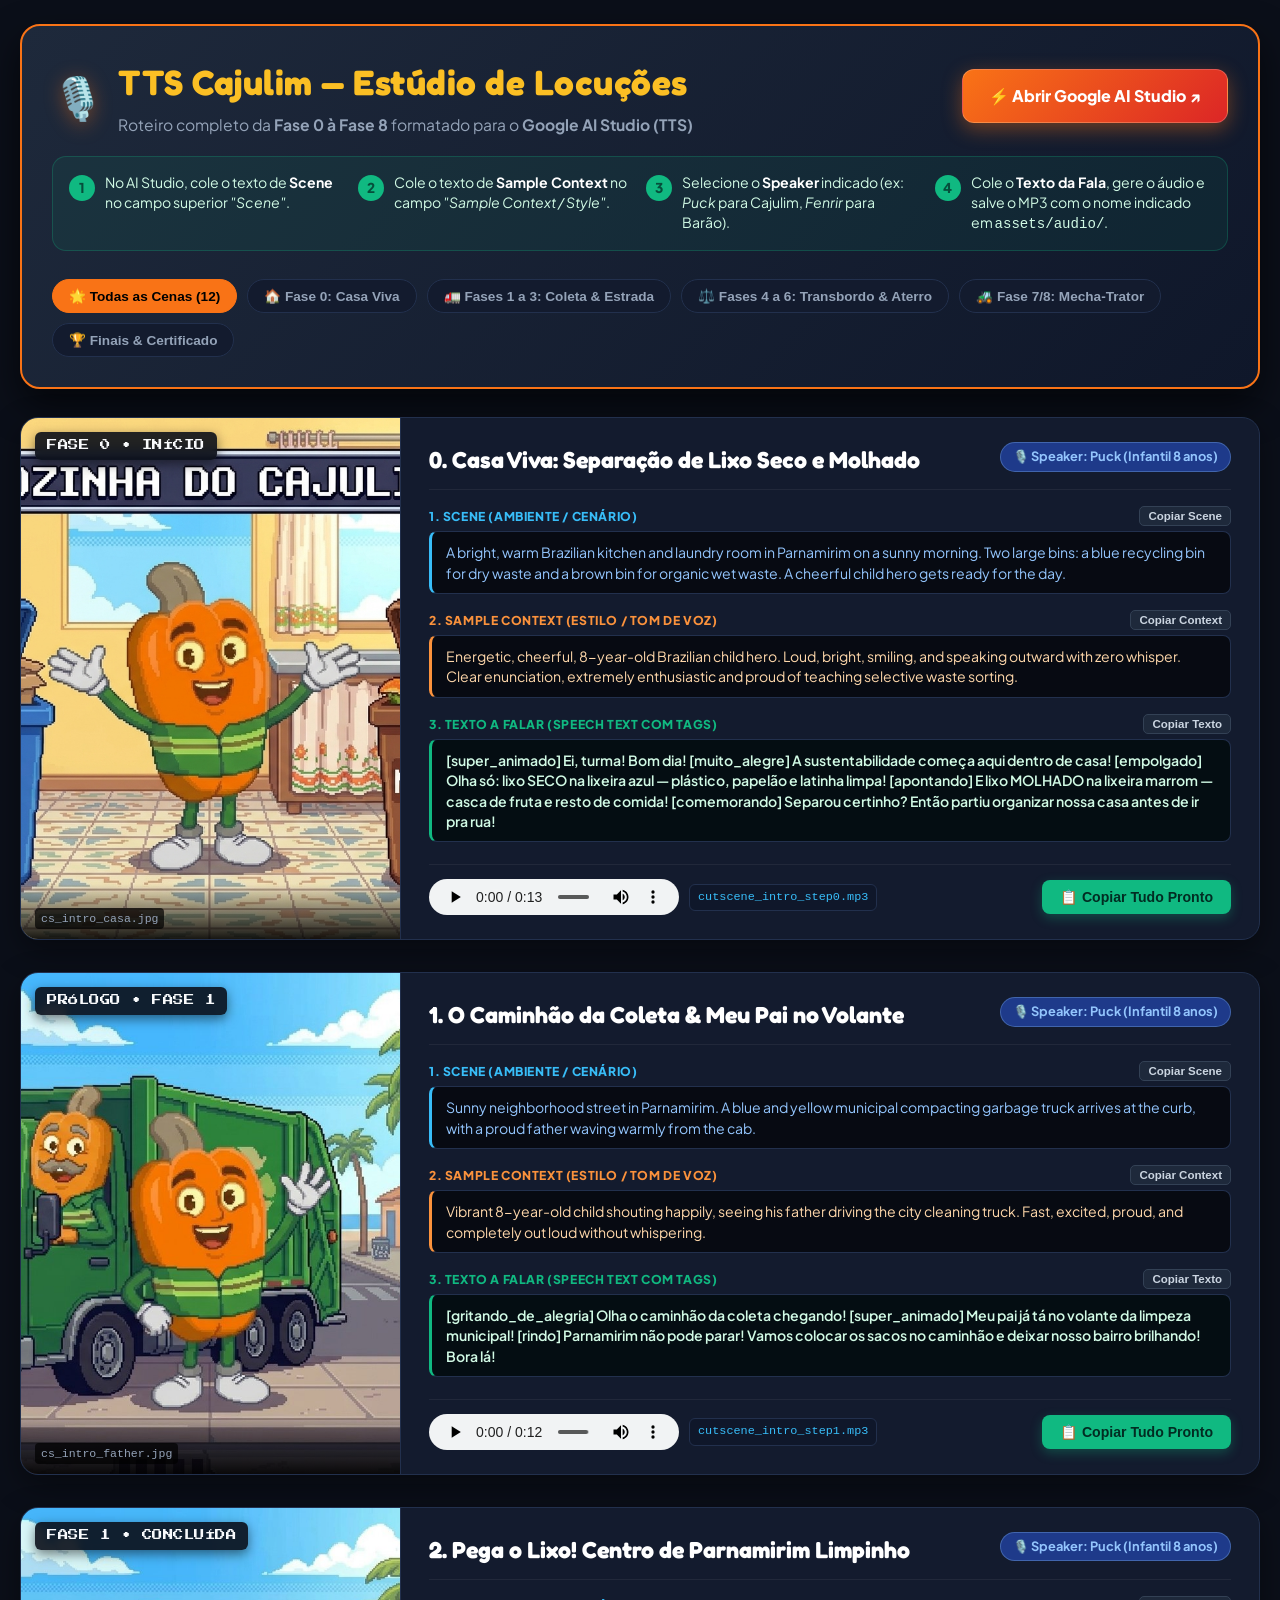
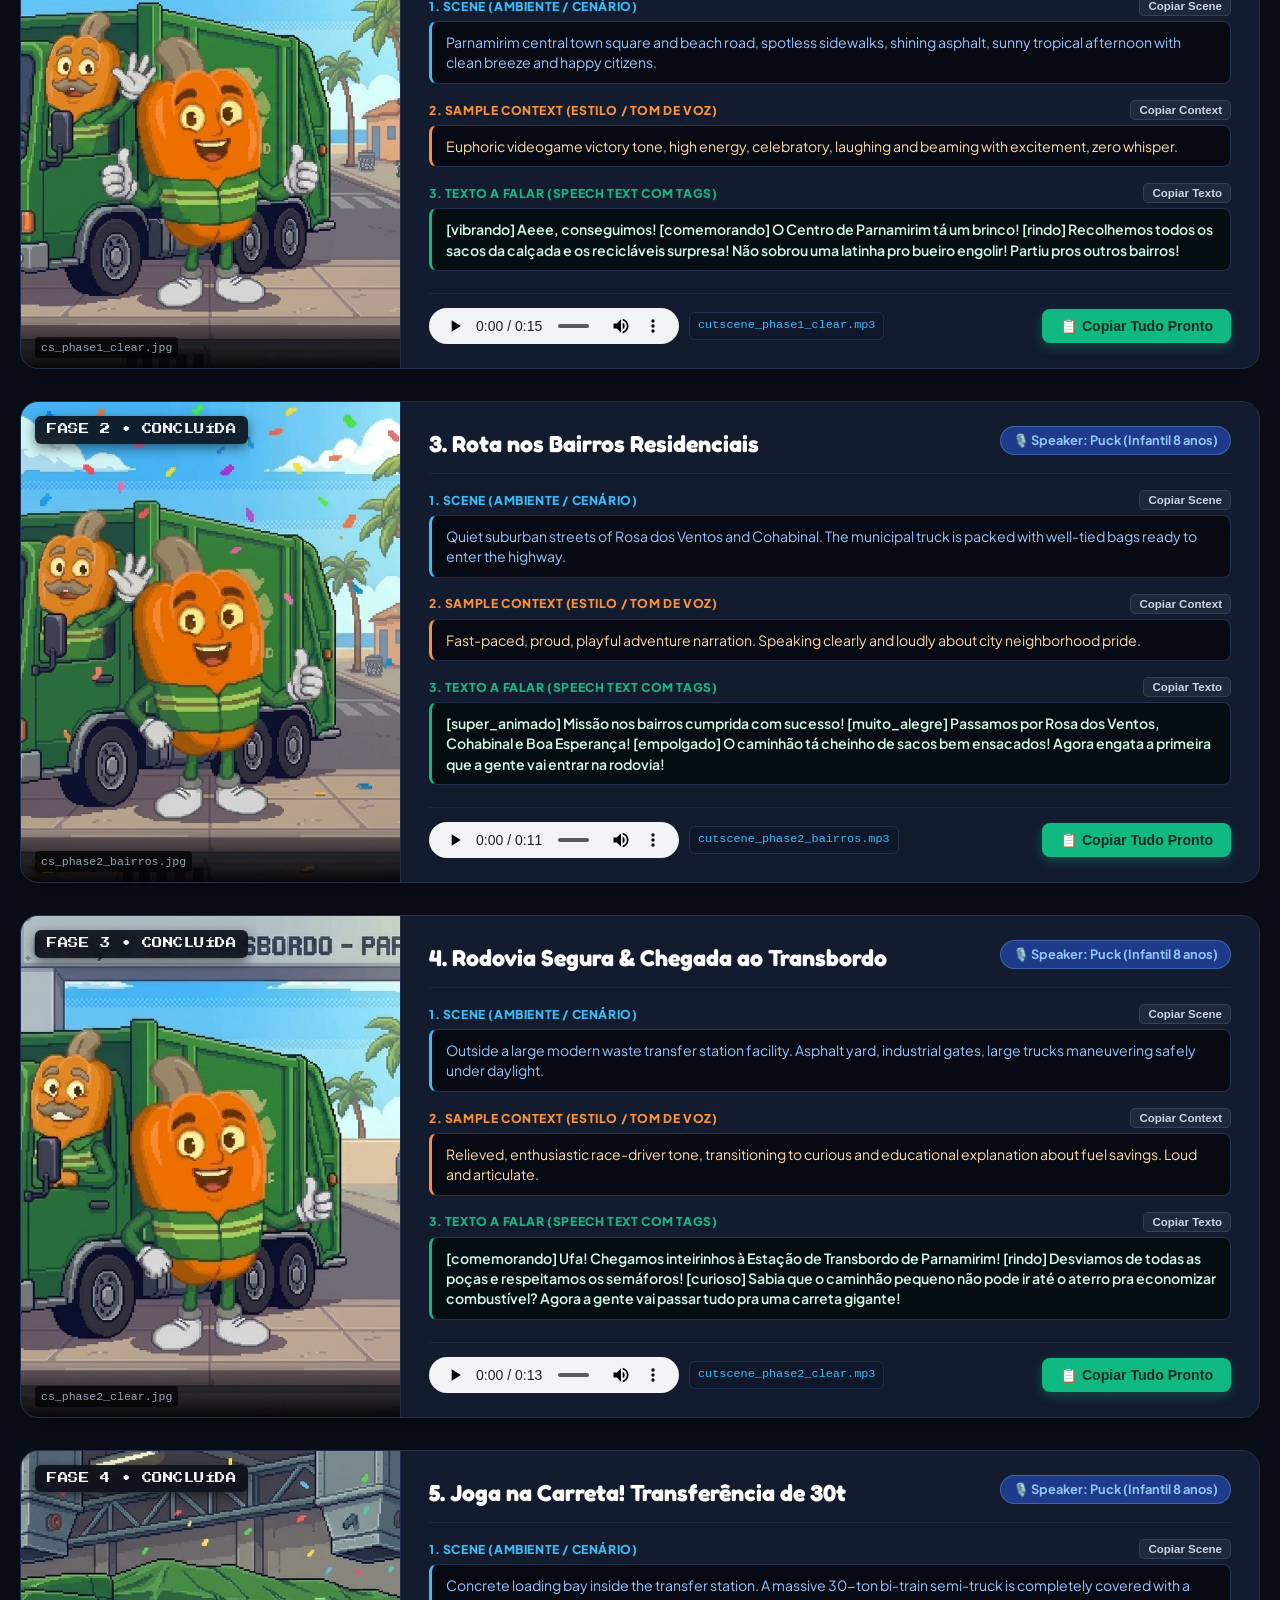
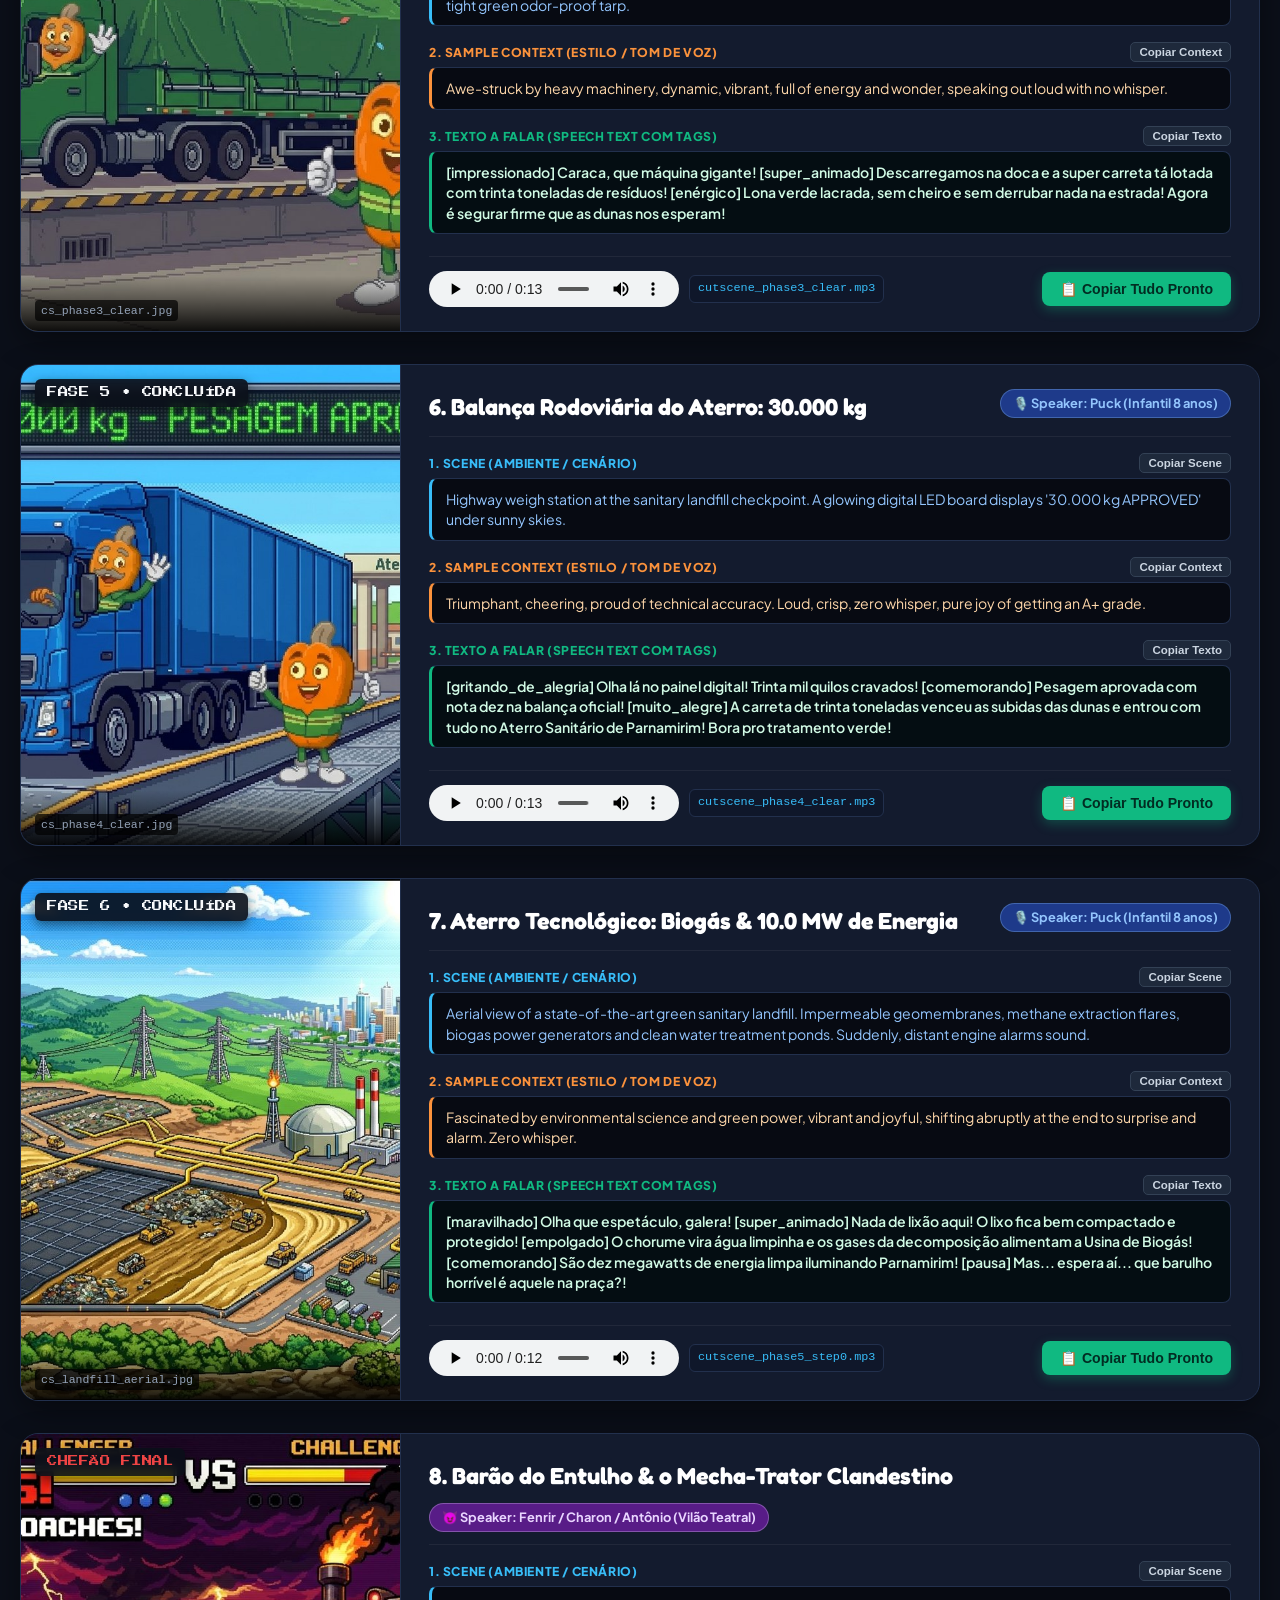
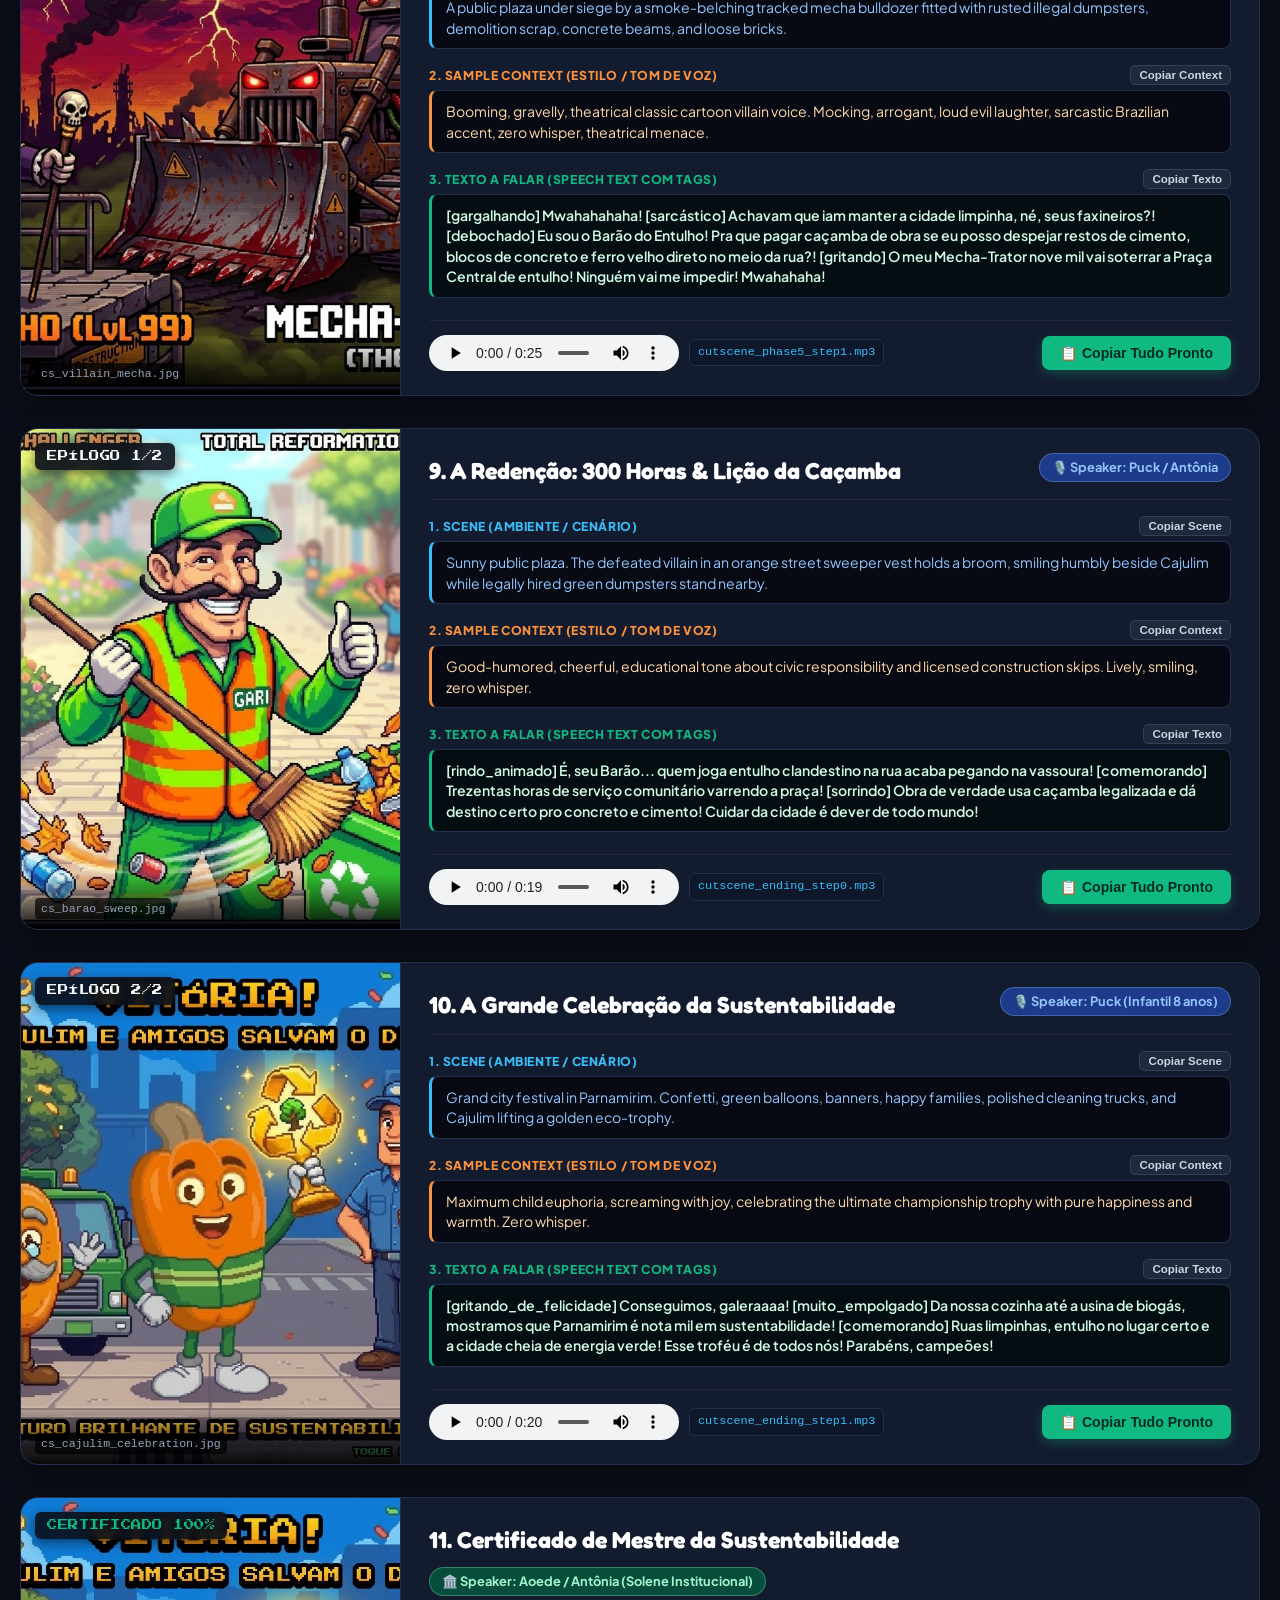
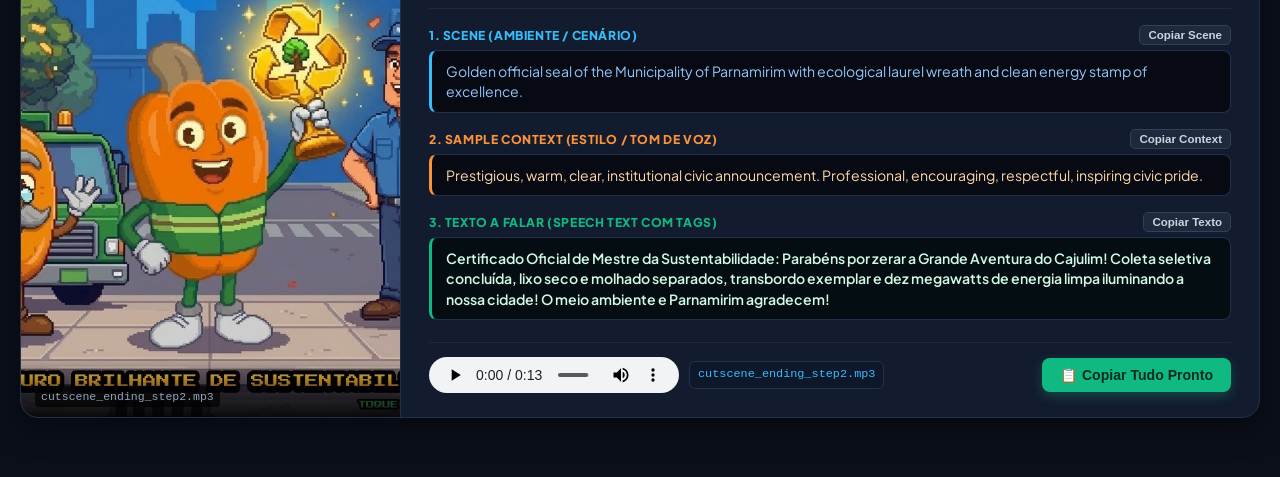
<file: ttscajulim.html>
<!DOCTYPE html>
<html lang="pt-BR">
<head>
    <meta charset="UTF-8">
    <meta name="viewport" content="width=device-width, initial-scale=1.0">
    <title>🎙️ TTS Cajulim — Estúdio Completo de Locução (Google AI Studio)</title>
    <link rel="preconnect" href="https://fonts.googleapis.com">
    <link rel="preconnect" href="https://fonts.gstatic.com" crossorigin>
    <link href="https://fonts.googleapis.com/css2?family=Fredoka:wght@400;600;700&family=Press+Start+2P&family=Plus+Jakarta+Sans:wght@400;500;600;700;800&display=swap" rel="stylesheet">
    <style>
        :root {
            --bg: #0b0f19;
            --surface: #131b2e;
            --surface-hover: #19243d;
            --border: #22304d;
            --accent-orange: #f97316;
            --accent-green: #10b981;
            --accent-blue: #38bdf8;
            --accent-purple: #a855f7;
            --text-main: #f8fafc;
            --text-muted: #94a3b8;
            --text-gold: #fbbf24;
            --code-bg: #070a12;
        }

        * {
            box-sizing: border-box;
            margin: 0;
            padding: 0;
        }

        body {
            background-color: var(--bg);
            color: var(--text-main);
            font-family: 'Plus Jakarta Sans', -apple-system, BlinkMacSystemFont, sans-serif;
            padding: 24px 16px 60px 16px;
            line-height: 1.5;
        }

        /* Top Bar & Header */
        .top-container {
            max-width: 1240px;
            margin: 0 auto 28px auto;
        }

        .header-card {
            background: linear-gradient(135deg, #1e293b 0%, #0f172a 100%);
            border: 2px solid var(--accent-orange);
            border-radius: 20px;
            padding: 30px;
            box-shadow: 0 16px 36px rgba(0, 0, 0, 0.6);
            display: flex;
            flex-direction: column;
            gap: 20px;
        }

        .header-title-row {
            display: flex;
            justify-content: space-between;
            align-items: center;
            flex-wrap: wrap;
            gap: 16px;
        }

        .logo-group {
            display: flex;
            align-items: center;
            gap: 14px;
        }

        .logo-icon {
            font-size: 2.6rem;
            filter: drop-shadow(0 4px 10px rgba(249, 115, 22, 0.4));
        }

        h1 {
            font-family: 'Fredoka', cursive;
            font-size: 2.2rem;
            color: #fbbf24;
            letter-spacing: 0.5px;
            display: flex;
            align-items: center;
            gap: 10px;
        }

        .header-subtitle {
            color: var(--text-muted);
            font-size: 0.98rem;
            margin-top: 4px;
        }

        .btn-ai-studio {
            background: linear-gradient(135deg, #f97316 0%, #dc2626 100%);
            color: #ffffff;
            text-decoration: none;
            font-weight: 800;
            font-size: 1rem;
            padding: 14px 26px;
            border-radius: 12px;
            display: inline-flex;
            align-items: center;
            gap: 10px;
            box-shadow: 0 6px 20px rgba(249, 115, 22, 0.4);
            transition: all 0.2s cubic-bezier(0.34, 1.56, 0.64, 1);
            border: 1px solid rgba(255, 255, 255, 0.2);
        }

        .btn-ai-studio:hover {
            transform: translateY(-3px) scale(1.03);
            box-shadow: 0 10px 28px rgba(249, 115, 22, 0.6);
        }

        /* Instructions Box */
        .tutorial-grid {
            display: grid;
            grid-template-columns: repeat(auto-fit, minmax(240px, 1fr));
            gap: 12px;
            background: rgba(16, 185, 129, 0.08);
            border: 1px solid rgba(16, 185, 129, 0.25);
            border-radius: 14px;
            padding: 16px;
        }

        .tut-step {
            display: flex;
            gap: 10px;
            align-items: flex-start;
        }

        .tut-num {
            background: var(--accent-green);
            color: #064e3b;
            font-weight: 900;
            width: 26px;
            height: 26px;
            border-radius: 50%;
            display: flex;
            align-items: center;
            justify-content: center;
            font-size: 0.85rem;
            flex-shrink: 0;
            margin-top: 2px;
        }

        .tut-txt {
            font-size: 0.88rem;
            color: #d1fae5;
            line-height: 1.4;
        }

        .tut-txt strong {
            color: #ffffff;
        }

        /* Filter Pills */
        .filters-nav {
            display: flex;
            gap: 10px;
            flex-wrap: wrap;
            margin-top: 8px;
        }

        .filter-btn {
            background: var(--surface);
            border: 1px solid var(--border);
            color: var(--text-muted);
            padding: 8px 16px;
            border-radius: 20px;
            font-size: 0.85rem;
            font-weight: 700;
            cursor: pointer;
            transition: all 0.2s ease;
        }

        .filter-btn:hover, .filter-btn.active {
            background: var(--accent-orange);
            color: #000;
            border-color: var(--accent-orange);
        }

        /* Main Container */
        .scenes-list {
            max-width: 1240px;
            margin: 0 auto;
            display: flex;
            flex-direction: column;
            gap: 32px;
        }

        /* Scene Card */
        .card {
            background: var(--surface);
            border: 1px solid var(--border);
            border-radius: 18px;
            overflow: hidden;
            display: grid;
            grid-template-columns: 380px 1fr;
            box-shadow: 0 10px 30px rgba(0, 0, 0, 0.4);
            transition: border-color 0.25s ease, transform 0.25s ease;
        }

        .card:hover {
            border-color: var(--accent-orange);
            transform: translateY(-2px);
        }

        @media (max-width: 980px) {
            .card {
                grid-template-columns: 1fr;
            }
        }

        /* Left Visual Preview */
        .card-preview {
            background: #000;
            position: relative;
            display: flex;
            flex-direction: column;
            border-right: 1px solid var(--border);
            min-height: 280px;
        }

        @media (max-width: 980px) {
            .card-preview {
                border-right: none;
                border-bottom: 1px solid var(--border);
            }
        }

        .card-img {
            width: 100%;
            height: 100%;
            object-fit: cover;
            display: block;
        }

        .card-badge {
            position: absolute;
            top: 14px;
            left: 14px;
            background: rgba(11, 15, 25, 0.9);
            border: 1px solid var(--accent-gold);
            color: var(--accent-gold);
            font-family: 'Press Start 2P', monospace;
            font-size: 0.65rem;
            padding: 6px 12px;
            border-radius: 6px;
            letter-spacing: 0.5px;
            box-shadow: 0 4px 12px rgba(0,0,0,0.5);
            backdrop-filter: blur(4px);
        }

        .card-preview-footer {
            position: absolute;
            bottom: 0;
            left: 0;
            right: 0;
            background: linear-gradient(to top, rgba(0,0,0,0.9) 0%, transparent 100%);
            padding: 24px 14px 10px 14px;
            display: flex;
            justify-content: space-between;
            align-items: center;
        }

        .img-label {
            font-size: 0.72rem;
            color: #94a3b8;
            font-family: monospace;
            background: rgba(0,0,0,0.7);
            padding: 2px 6px;
            border-radius: 4px;
        }

        /* Right Content */
        .card-body {
            padding: 24px 28px;
            display: flex;
            flex-direction: column;
            gap: 16px;
        }

        .card-header {
            display: flex;
            justify-content: space-between;
            align-items: flex-start;
            flex-wrap: wrap;
            gap: 10px;
            border-bottom: 1px solid rgba(255,255,255,0.06);
            padding-bottom: 12px;
        }

        .card-title {
            font-family: 'Fredoka', cursive;
            font-size: 1.45rem;
            color: #ffffff;
            display: flex;
            align-items: center;
            gap: 8px;
        }

        .voice-tag {
            background: #1e3a8a;
            color: #93c5fd;
            font-size: 0.8rem;
            font-weight: 700;
            padding: 4px 12px;
            border-radius: 20px;
            display: inline-flex;
            align-items: center;
            gap: 6px;
            border: 1px solid rgba(147, 197, 253, 0.3);
        }

        .voice-tag.villain {
            background: #581c87;
            color: #e9d5ff;
            border-color: rgba(233, 213, 255, 0.3);
        }

        .voice-tag.institutional {
            background: #064e3b;
            color: #a7f3d0;
            border-color: rgba(167, 243, 208, 0.3);
        }

        /* Fields Matching Google AI Studio UI */
        .ai-field {
            display: flex;
            flex-direction: column;
            gap: 5px;
        }

        .ai-field-label {
            font-size: 0.76rem;
            font-weight: 800;
            text-transform: uppercase;
            letter-spacing: 0.6px;
            color: var(--accent-blue);
            display: flex;
            justify-content: space-between;
            align-items: center;
        }

        .ai-field-label.context {
            color: #fb923c;
        }

        .ai-field-label.speech {
            color: var(--accent-green);
        }

        .copy-pill {
            background: #1e293b;
            border: 1px solid #334155;
            color: #cbd5e1;
            font-size: 0.72rem;
            font-weight: 700;
            padding: 3px 8px;
            border-radius: 5px;
            cursor: pointer;
            transition: all 0.2s;
            display: inline-flex;
            align-items: center;
            gap: 4px;
        }

        .copy-pill:hover {
            background: var(--accent-orange);
            color: #000;
            border-color: var(--accent-orange);
        }

        .ai-field-content {
            background: var(--code-bg);
            border: 1px solid var(--border);
            border-radius: 8px;
            padding: 10px 14px;
            font-size: 0.88rem;
            color: #e2e8f0;
            line-height: 1.45;
            position: relative;
            user-select: all;
        }

        .ai-field-content.scene-box {
            color: #93c5fd;
            border-left: 3px solid var(--accent-blue);
        }

        .ai-field-content.context-box {
            color: #fed7aa;
            border-left: 3px solid #fb923c;
        }

        .ai-field-content.speech-box {
            color: #d1fae5;
            border-left: 3px solid var(--accent-green);
            font-weight: 600;
            background: #040d12;
        }

        /* Action & Audio Player Row */
        .card-actions {
            display: flex;
            justify-content: space-between;
            align-items: center;
            flex-wrap: wrap;
            gap: 12px;
            margin-top: 6px;
            padding-top: 14px;
            border-top: 1px solid rgba(255,255,255,0.06);
        }

        .audio-wrapper {
            display: flex;
            align-items: center;
            gap: 10px;
            flex: 1;
            min-width: 260px;
        }

        audio {
            height: 36px;
            max-width: 250px;
        }

        .filename-tag {
            font-family: monospace;
            font-size: 0.74rem;
            background: #0f172a;
            color: #38bdf8;
            border: 1px solid var(--border);
            padding: 4px 8px;
            border-radius: 6px;
        }

        .btn-copy-all {
            background: var(--accent-green);
            color: #022c22;
            font-weight: 800;
            font-size: 0.88rem;
            border: none;
            padding: 9px 18px;
            border-radius: 8px;
            cursor: pointer;
            display: inline-flex;
            align-items: center;
            gap: 6px;
            transition: all 0.2s;
            box-shadow: 0 4px 12px rgba(16, 185, 129, 0.3);
        }

        .btn-copy-all:hover {
            background: #34d399;
            transform: scale(1.02);
            box-shadow: 0 6px 16px rgba(16, 185, 129, 0.5);
        }

        /* Floating Toast */
        .toast {
            position: fixed;
            bottom: 24px;
            right: 24px;
            background: var(--accent-green);
            color: #022c22;
            font-weight: 800;
            font-size: 0.95rem;
            padding: 14px 24px;
            border-radius: 12px;
            box-shadow: 0 10px 30px rgba(0, 0, 0, 0.6);
            transform: translateY(120px);
            opacity: 0;
            transition: all 0.3s cubic-bezier(0.34, 1.56, 0.64, 1);
            z-index: 9999;
            display: flex;
            align-items: center;
            gap: 8px;
        }

        .toast.show {
            transform: translateY(0);
            opacity: 1;
        }
    </style>
</head>
<body>

    <div class="top-container">
        <header class="header-card">
            <div class="header-title-row">
                <div class="logo-group">
                    <span class="logo-icon">🎙️</span>
                    <div>
                        <h1>TTS Cajulim — Estúdio de Locuções</h1>
                        <p class="header-subtitle">Roteiro completo da <strong>Fase 0 à Fase 8</strong> formatado para o <strong>Google AI Studio (TTS)</strong></p>
                    </div>
                </div>
                <a href="https://aistudio.google.com/generate-speech?hl=pt-br" target="_blank" class="btn-ai-studio">
                    ⚡ Abrir Google AI Studio ↗
                </a>
            </div>

            <!-- Tutorial passo a passo correspondente à tela do AI Studio -->
            <div class="tutorial-grid">
                <div class="tut-step">
                    <div class="tut-num">1</div>
                    <div class="tut-txt">No AI Studio, cole o texto de <strong>Scene</strong> no campo superior <em>"Scene"</em>.</div>
                </div>
                <div class="tut-step">
                    <div class="tut-num">2</div>
                    <div class="tut-txt">Cole o texto de <strong>Sample Context</strong> no campo <em>"Sample Context / Style"</em>.</div>
                </div>
                <div class="tut-step">
                    <div class="tut-num">3</div>
                    <div class="tut-txt">Selecione o <strong>Speaker</strong> indicado (ex: <em>Puck</em> para Cajulim, <em>Fenrir</em> para Barão).</div>
                </div>
                <div class="tut-step">
                    <div class="tut-num">4</div>
                    <div class="tut-txt">Cole o <strong>Texto da Fala</strong>, gere o áudio e salve o MP3 com o nome indicado em <code>assets/audio/</code>.</div>
                </div>
            </div>

            <!-- Filtros de Navegação Rápida -->
            <div class="filters-nav">
                <button class="filter-btn active" onclick="filterCategory('all')">🌟 Todas as Cenas (12)</button>
                <button class="filter-btn" onclick="filterCategory('casa')">🏠 Fase 0: Casa Viva</button>
                <button class="filter-btn" onclick="filterCategory('cidade')">🚛 Fases 1 a 3: Coleta & Estrada</button>
                <button class="filter-btn" onclick="filterCategory('aterro')">⚖️ Fases 4 a 6: Transbordo & Aterro</button>
                <button class="filter-btn" onclick="filterCategory('chefao')">🚜 Fase 7/8: Mecha-Trator</button>
                <button class="filter-btn" onclick="filterCategory('final')">🏆 Finais & Certificado</button>
            </div>
        </header>
    </div>

    <!-- Container com todos os cards de cutscenes/locuções -->
    <main class="scenes-list" id="scenesList">

        <!-- ===================================================================
             CENA 0: FASE 0 - CASA VIVA DO CAJULIM (LIXO SECO E MOLHADO)
             =================================================================== -->
        <article class="card" data-category="casa">
            <div class="card-preview">
                <span class="card-badge">FASE 0 • INÍCIO</span>
                <img src="assets/cutscenes/cs_intro_casa.jpg" alt="Cozinha e Casa do Cajulim com Lixo Seco e Molhado" class="card-img">
                <div class="card-preview-footer">
                    <span class="img-label">cs_intro_casa.jpg</span>
                </div>
            </div>
            <div class="card-body">
                <div class="card-header">
                    <h2 class="card-title">0. Casa Viva: Separação de Lixo Seco e Molhado</h2>
                    <span class="voice-tag">🎙️ Speaker: Puck (Infantil 8 anos)</span>
                </div>

                <!-- Scene -->
                <div class="ai-field">
                    <div class="ai-field-label">
                        <span>1. Scene (Ambiente / Cenário)</span>
                        <button class="copy-pill" onclick="copyById('sc_0')">Copiar Scene</button>
                    </div>
                    <div class="ai-field-content scene-box" id="sc_0">A bright, warm Brazilian kitchen and laundry room in Parnamirim on a sunny morning. Two large bins: a blue recycling bin for dry waste and a brown bin for organic wet waste. A cheerful child hero gets ready for the day.</div>
                </div>

                <!-- Sample Context -->
                <div class="ai-field">
                    <div class="ai-field-label context">
                        <span>2. Sample Context (Estilo / Tom de Voz)</span>
                        <button class="copy-pill" onclick="copyById('ctx_0')">Copiar Context</button>
                    </div>
                    <div class="ai-field-content context-box" id="ctx_0">Energetic, cheerful, 8-year-old Brazilian child hero. Loud, bright, smiling, and speaking outward with zero whisper. Clear enunciation, extremely enthusiastic and proud of teaching selective waste sorting.</div>
                </div>

                <!-- Speech Text -->
                <div class="ai-field">
                    <div class="ai-field-label speech">
                        <span>3. Texto a Falar (Speech Text com Tags)</span>
                        <button class="copy-pill" onclick="copyById('txt_0')">Copiar Texto</button>
                    </div>
                    <div class="ai-field-content speech-box" id="txt_0">[super_animado] Ei, turma! Bom dia! [muito_alegre] A sustentabilidade começa aqui dentro de casa! [empolgado] Olha só: lixo SECO na lixeira azul — plástico, papelão e latinha limpa! [apontando] E lixo MOLHADO na lixeira marrom — casca de fruta e resto de comida! [comemorando] Separou certinho? Então partiu organizar nossa casa antes de ir pra rua!</div>
                </div>

                <div class="card-actions">
                    <div class="audio-wrapper">
                        <audio controls src="assets/audio/cutscene_intro_step0.mp3"></audio>
                        <span class="filename-tag">cutscene_intro_step0.mp3</span>
                    </div>
                    <button class="btn-copy-all" onclick="copyCombined('sc_0', 'ctx_0', 'txt_0', 'Puck')">📋 Copiar Tudo Pronto</button>
                </div>
            </div>
        </article>

        <!-- ===================================================================
             CENA 1: TRANSIÇÃO FASE 0 -> FASE 1 (CHEGADA DO CAMINHÃO COM O PAI)
             =================================================================== -->
        <article class="card" data-category="casa cidade">
            <div class="card-preview">
                <span class="card-badge">PRÓLOGO • FASE 1</span>
                <img src="assets/cutscenes/cs_intro_father.jpg" alt="Chegada do Caminhão da Coleta" class="card-img">
                <div class="card-preview-footer">
                    <span class="img-label">cs_intro_father.jpg</span>
                </div>
            </div>
            <div class="card-body">
                <div class="card-header">
                    <h2 class="card-title">1. O Caminhão da Coleta & Meu Pai no Volante</h2>
                    <span class="voice-tag">🎙️ Speaker: Puck (Infantil 8 anos)</span>
                </div>

                <div class="ai-field">
                    <div class="ai-field-label">
                        <span>1. Scene (Ambiente / Cenário)</span>
                        <button class="copy-pill" onclick="copyById('sc_1')">Copiar Scene</button>
                    </div>
                    <div class="ai-field-content scene-box" id="sc_1">Sunny neighborhood street in Parnamirim. A blue and yellow municipal compacting garbage truck arrives at the curb, with a proud father waving warmly from the cab.</div>
                </div>

                <div class="ai-field">
                    <div class="ai-field-label context">
                        <span>2. Sample Context (Estilo / Tom de Voz)</span>
                        <button class="copy-pill" onclick="copyById('ctx_1')">Copiar Context</button>
                    </div>
                    <div class="ai-field-content context-box" id="ctx_1">Vibrant 8-year-old child shouting happily, seeing his father driving the city cleaning truck. Fast, excited, proud, and completely out loud without whispering.</div>
                </div>

                <div class="ai-field">
                    <div class="ai-field-label speech">
                        <span>3. Texto a Falar (Speech Text com Tags)</span>
                        <button class="copy-pill" onclick="copyById('txt_1')">Copiar Texto</button>
                    </div>
                    <div class="ai-field-content speech-box" id="txt_1">[gritando_de_alegria] Olha o caminhão da coleta chegando! [super_animado] Meu pai já tá no volante da limpeza municipal! [rindo] Parnamirim não pode parar! Vamos colocar os sacos no caminhão e deixar nosso bairro brilhando! Bora lá!</div>
                </div>

                <div class="card-actions">
                    <div class="audio-wrapper">
                        <audio controls src="assets/audio/cutscene_intro_step1.mp3"></audio>
                        <span class="filename-tag">cutscene_intro_step1.mp3</span>
                    </div>
                    <button class="btn-copy-all" onclick="copyCombined('sc_1', 'ctx_1', 'txt_1', 'Puck')">📋 Copiar Tudo Pronto</button>
                </div>
            </div>
        </article>

        <!-- ===================================================================
             CENA 2: FASE 1 CONCLUÍDA - CENTRO DE PARNAMIRIM
             =================================================================== -->
        <article class="card" data-category="cidade">
            <div class="card-preview">
                <span class="card-badge">FASE 1 • CONCLUÍDA</span>
                <img src="assets/cutscenes/cs_phase1_clear.jpg" alt="Centro de Parnamirim Limpo" class="card-img">
                <div class="card-preview-footer">
                    <span class="img-label">cs_phase1_clear.jpg</span>
                </div>
            </div>
            <div class="card-body">
                <div class="card-header">
                    <h2 class="card-title">2. Pega o Lixo! Centro de Parnamirim Limpinho</h2>
                    <span class="voice-tag">🎙️ Speaker: Puck (Infantil 8 anos)</span>
                </div>

                <div class="ai-field">
                    <div class="ai-field-label">
                        <span>1. Scene (Ambiente / Cenário)</span>
                        <button class="copy-pill" onclick="copyById('sc_2')">Copiar Scene</button>
                    </div>
                    <div class="ai-field-content scene-box" id="sc_2">Parnamirim central town square and beach road, spotless sidewalks, shining asphalt, sunny tropical afternoon with clean breeze and happy citizens.</div>
                </div>

                <div class="ai-field">
                    <div class="ai-field-label context">
                        <span>2. Sample Context (Estilo / Tom de Voz)</span>
                        <button class="copy-pill" onclick="copyById('ctx_2')">Copiar Context</button>
                    </div>
                    <div class="ai-field-content context-box" id="ctx_2">Euphoric videogame victory tone, high energy, celebratory, laughing and beaming with excitement, zero whisper.</div>
                </div>

                <div class="ai-field">
                    <div class="ai-field-label speech">
                        <span>3. Texto a Falar (Speech Text com Tags)</span>
                        <button class="copy-pill" onclick="copyById('txt_2')">Copiar Texto</button>
                    </div>
                    <div class="ai-field-content speech-box" id="txt_2">[vibrando] Aeee, conseguimos! [comemorando] O Centro de Parnamirim tá um brinco! [rindo] Recolhemos todos os sacos da calçada e os recicláveis surpresa! Não sobrou uma latinha pro bueiro engolir! Partiu pros outros bairros!</div>
                </div>

                <div class="card-actions">
                    <div class="audio-wrapper">
                        <audio controls src="assets/audio/cutscene_phase1_clear.mp3"></audio>
                        <span class="filename-tag">cutscene_phase1_clear.mp3</span>
                    </div>
                    <button class="btn-copy-all" onclick="copyCombined('sc_2', 'ctx_2', 'txt_2', 'Puck')">📋 Copiar Tudo Pronto</button>
                </div>
            </div>
        </article>

        <!-- ===================================================================
             CENA 3: FASE 2 CONCLUÍDA - ROTA NOS BAIRROS
             =================================================================== -->
        <article class="card" data-category="cidade">
            <div class="card-preview">
                <span class="card-badge">FASE 2 • CONCLUÍDA</span>
                <img src="assets/cutscenes/cs_phase2_bairros.jpg" alt="Coleta nos Bairros" class="card-img">
                <div class="card-preview-footer">
                    <span class="img-label">cs_phase2_bairros.jpg</span>
                </div>
            </div>
            <div class="card-body">
                <div class="card-header">
                    <h2 class="card-title">3. Rota nos Bairros Residenciais</h2>
                    <span class="voice-tag">🎙️ Speaker: Puck (Infantil 8 anos)</span>
                </div>

                <div class="ai-field">
                    <div class="ai-field-label">
                        <span>1. Scene (Ambiente / Cenário)</span>
                        <button class="copy-pill" onclick="copyById('sc_3')">Copiar Scene</button>
                    </div>
                    <div class="ai-field-content scene-box" id="sc_3">Quiet suburban streets of Rosa dos Ventos and Cohabinal. The municipal truck is packed with well-tied bags ready to enter the highway.</div>
                </div>

                <div class="ai-field">
                    <div class="ai-field-label context">
                        <span>2. Sample Context (Estilo / Tom de Voz)</span>
                        <button class="copy-pill" onclick="copyById('ctx_3')">Copiar Context</button>
                    </div>
                    <div class="ai-field-content context-box" id="ctx_3">Fast-paced, proud, playful adventure narration. Speaking clearly and loudly about city neighborhood pride.</div>
                </div>

                <div class="ai-field">
                    <div class="ai-field-label speech">
                        <span>3. Texto a Falar (Speech Text com Tags)</span>
                        <button class="copy-pill" onclick="copyById('txt_3')">Copiar Texto</button>
                    </div>
                    <div class="ai-field-content speech-box" id="txt_3">[super_animado] Missão nos bairros cumprida com sucesso! [muito_alegre] Passamos por Rosa dos Ventos, Cohabinal e Boa Esperança! [empolgado] O caminhão tá cheinho de sacos bem ensacados! Agora engata a primeira que a gente vai entrar na rodovia!</div>
                </div>

                <div class="card-actions">
                    <div class="audio-wrapper">
                        <audio controls src="assets/audio/cutscene_phase2_bairros.mp3"></audio>
                        <span class="filename-tag">cutscene_phase2_bairros.mp3</span>
                    </div>
                    <button class="btn-copy-all" onclick="copyCombined('sc_3', 'ctx_3', 'txt_3', 'Puck')">📋 Copiar Tudo Pronto</button>
                </div>
            </div>
        </article>

        <!-- ===================================================================
             CENA 4: FASE 3 CONCLUÍDA - RODOVIA AO TRANSBORDO
             =================================================================== -->
        <article class="card" data-category="cidade aterro">
            <div class="card-preview">
                <span class="card-badge">FASE 3 • CONCLUÍDA</span>
                <img src="assets/cutscenes/cs_phase2_clear.jpg" alt="Estação de Transbordo" class="card-img">
                <div class="card-preview-footer">
                    <span class="img-label">cs_phase2_clear.jpg</span>
                </div>
            </div>
            <div class="card-body">
                <div class="card-header">
                    <h2 class="card-title">4. Rodovia Segura & Chegada ao Transbordo</h2>
                    <span class="voice-tag">🎙️ Speaker: Puck (Infantil 8 anos)</span>
                </div>

                <div class="ai-field">
                    <div class="ai-field-label">
                        <span>1. Scene (Ambiente / Cenário)</span>
                        <button class="copy-pill" onclick="copyById('sc_4')">Copiar Scene</button>
                    </div>
                    <div class="ai-field-content scene-box" id="sc_4">Outside a large modern waste transfer station facility. Asphalt yard, industrial gates, large trucks maneuvering safely under daylight.</div>
                </div>

                <div class="ai-field">
                    <div class="ai-field-label context">
                        <span>2. Sample Context (Estilo / Tom de Voz)</span>
                        <button class="copy-pill" onclick="copyById('ctx_4')">Copiar Context</button>
                    </div>
                    <div class="ai-field-content context-box" id="ctx_4">Relieved, enthusiastic race-driver tone, transitioning to curious and educational explanation about fuel savings. Loud and articulate.</div>
                </div>

                <div class="ai-field">
                    <div class="ai-field-label speech">
                        <span>3. Texto a Falar (Speech Text com Tags)</span>
                        <button class="copy-pill" onclick="copyById('txt_4')">Copiar Texto</button>
                    </div>
                    <div class="ai-field-content speech-box" id="txt_4">[comemorando] Ufa! Chegamos inteirinhos à Estação de Transbordo de Parnamirim! [rindo] Desviamos de todas as poças e respeitamos os semáforos! [curioso] Sabia que o caminhão pequeno não pode ir até o aterro pra economizar combustível? Agora a gente vai passar tudo pra uma carreta gigante!</div>
                </div>

                <div class="card-actions">
                    <div class="audio-wrapper">
                        <audio controls src="assets/audio/cutscene_phase2_clear.mp3"></audio>
                        <span class="filename-tag">cutscene_phase2_clear.mp3</span>
                    </div>
                    <button class="btn-copy-all" onclick="copyCombined('sc_4', 'ctx_4', 'txt_4', 'Puck')">📋 Copiar Tudo Pronto</button>
                </div>
            </div>
        </article>

        <!-- ===================================================================
             CENA 5: FASE 4 CONCLUÍDA - JOGA NA CARRETA 30T
             =================================================================== -->
        <article class="card" data-category="aterro">
            <div class="card-preview">
                <span class="card-badge">FASE 4 • CONCLUÍDA</span>
                <img src="assets/cutscenes/cs_phase3_clear.jpg" alt="Doca de Carga 30 Toneladas" class="card-img">
                <div class="card-preview-footer">
                    <span class="img-label">cs_phase3_clear.jpg</span>
                </div>
            </div>
            <div class="card-body">
                <div class="card-header">
                    <h2 class="card-title">5. Joga na Carreta! Transferência de 30t</h2>
                    <span class="voice-tag">🎙️ Speaker: Puck (Infantil 8 anos)</span>
                </div>

                <div class="ai-field">
                    <div class="ai-field-label">
                        <span>1. Scene (Ambiente / Cenário)</span>
                        <button class="copy-pill" onclick="copyById('sc_5')">Copiar Scene</button>
                    </div>
                    <div class="ai-field-content scene-box" id="sc_5">Concrete loading bay inside the transfer station. A massive 30-ton bi-train semi-truck is completely covered with a tight green odor-proof tarp.</div>
                </div>

                <div class="ai-field">
                    <div class="ai-field-label context">
                        <span>2. Sample Context (Estilo / Tom de Voz)</span>
                        <button class="copy-pill" onclick="copyById('ctx_5')">Copiar Context</button>
                    </div>
                    <div class="ai-field-content context-box" id="ctx_5">Awe-struck by heavy machinery, dynamic, vibrant, full of energy and wonder, speaking out loud with no whisper.</div>
                </div>

                <div class="ai-field">
                    <div class="ai-field-label speech">
                        <span>3. Texto a Falar (Speech Text com Tags)</span>
                        <button class="copy-pill" onclick="copyById('txt_5')">Copiar Texto</button>
                    </div>
                    <div class="ai-field-content speech-box" id="txt_5">[impressionado] Caraca, que máquina gigante! [super_animado] Descarregamos na doca e a super carreta tá lotada com trinta toneladas de resíduos! [enérgico] Lona verde lacrada, sem cheiro e sem derrubar nada na estrada! Agora é segurar firme que as dunas nos esperam!</div>
                </div>

                <div class="card-actions">
                    <div class="audio-wrapper">
                        <audio controls src="assets/audio/cutscene_phase3_clear.mp3"></audio>
                        <span class="filename-tag">cutscene_phase3_clear.mp3</span>
                    </div>
                    <button class="btn-copy-all" onclick="copyCombined('sc_5', 'ctx_5', 'txt_5', 'Puck')">📋 Copiar Tudo Pronto</button>
                </div>
            </div>
        </article>

        <!-- ===================================================================
             CENA 6: FASE 5 CONCLUÍDA - BALANÇA OFICIAL 30.000 KG
             =================================================================== -->
        <article class="card" data-category="aterro">
            <div class="card-preview">
                <span class="card-badge">FASE 5 • CONCLUÍDA</span>
                <img src="assets/cutscenes/cs_phase4_clear.jpg" alt="Balança Oficial do Aterro" class="card-img">
                <div class="card-preview-footer">
                    <span class="img-label">cs_phase4_clear.jpg</span>
                </div>
            </div>
            <div class="card-body">
                <div class="card-header">
                    <h2 class="card-title">6. Balança Rodoviária do Aterro: 30.000 kg</h2>
                    <span class="voice-tag">🎙️ Speaker: Puck (Infantil 8 anos)</span>
                </div>

                <div class="ai-field">
                    <div class="ai-field-label">
                        <span>1. Scene (Ambiente / Cenário)</span>
                        <button class="copy-pill" onclick="copyById('sc_6')">Copiar Scene</button>
                    </div>
                    <div class="ai-field-content scene-box" id="sc_6">Highway weigh station at the sanitary landfill checkpoint. A glowing digital LED board displays '30.000 kg APPROVED' under sunny skies.</div>
                </div>

                <div class="ai-field">
                    <div class="ai-field-label context">
                        <span>2. Sample Context (Estilo / Tom de Voz)</span>
                        <button class="copy-pill" onclick="copyById('ctx_6')">Copiar Context</button>
                    </div>
                    <div class="ai-field-content context-box" id="ctx_6">Triumphant, cheering, proud of technical accuracy. Loud, crisp, zero whisper, pure joy of getting an A+ grade.</div>
                </div>

                <div class="ai-field">
                    <div class="ai-field-label speech">
                        <span>3. Texto a Falar (Speech Text com Tags)</span>
                        <button class="copy-pill" onclick="copyById('txt_6')">Copiar Texto</button>
                    </div>
                    <div class="ai-field-content speech-box" id="txt_6">[gritando_de_alegria] Olha lá no painel digital! Trinta mil quilos cravados! [comemorando] Pesagem aprovada com nota dez na balança oficial! [muito_alegre] A carreta de trinta toneladas venceu as subidas das dunas e entrou com tudo no Aterro Sanitário de Parnamirim! Bora pro tratamento verde!</div>
                </div>

                <div class="card-actions">
                    <div class="audio-wrapper">
                        <audio controls src="assets/audio/cutscene_phase4_clear.mp3"></audio>
                        <span class="filename-tag">cutscene_phase4_clear.mp3</span>
                    </div>
                    <button class="btn-copy-all" onclick="copyCombined('sc_6', 'ctx_6', 'txt_6', 'Puck')">📋 Copiar Tudo Pronto</button>
                </div>
            </div>
        </article>

        <!-- ===================================================================
             CENA 7: FASE 6 CONCLUÍDA - ATERRO, BIOGÁS & ENERGIA LIMPA 10.0 MW
             =================================================================== -->
        <article class="card" data-category="aterro chefao">
            <div class="card-preview">
                <span class="card-badge">FASE 6 • CONCLUÍDA</span>
                <img src="assets/cutscenes/cs_landfill_aerial.jpg" alt="Aterro e Usina de Biogás" class="card-img">
                <div class="card-preview-footer">
                    <span class="img-label">cs_landfill_aerial.jpg</span>
                </div>
            </div>
            <div class="card-body">
                <div class="card-header">
                    <h2 class="card-title">7. Aterro Tecnológico: Biogás & 10.0 MW de Energia</h2>
                    <span class="voice-tag">🎙️ Speaker: Puck (Infantil 8 anos)</span>
                </div>

                <div class="ai-field">
                    <div class="ai-field-label">
                        <span>1. Scene (Ambiente / Cenário)</span>
                        <button class="copy-pill" onclick="copyById('sc_7')">Copiar Scene</button>
                    </div>
                    <div class="ai-field-content scene-box" id="sc_7">Aerial view of a state-of-the-art green sanitary landfill. Impermeable geomembranes, methane extraction flares, biogas power generators and clean water treatment ponds. Suddenly, distant engine alarms sound.</div>
                </div>

                <div class="ai-field">
                    <div class="ai-field-label context">
                        <span>2. Sample Context (Estilo / Tom de Voz)</span>
                        <button class="copy-pill" onclick="copyById('ctx_7')">Copiar Context</button>
                    </div>
                    <div class="ai-field-content context-box" id="ctx_7">Fascinated by environmental science and green power, vibrant and joyful, shifting abruptly at the end to surprise and alarm. Zero whisper.</div>
                </div>

                <div class="ai-field">
                    <div class="ai-field-label speech">
                        <span>3. Texto a Falar (Speech Text com Tags)</span>
                        <button class="copy-pill" onclick="copyById('txt_7')">Copiar Texto</button>
                    </div>
                    <div class="ai-field-content speech-box" id="txt_7">[maravilhado] Olha que espetáculo, galera! [super_animado] Nada de lixão aqui! O lixo fica bem compactado e protegido! [empolgado] O chorume vira água limpinha e os gases da decomposição alimentam a Usina de Biogás! [comemorando] São dez megawatts de energia limpa iluminando Parnamirim! [pausa] Mas... espera aí... que barulho horrível é aquele na praça?!</div>
                </div>

                <div class="card-actions">
                    <div class="audio-wrapper">
                        <audio controls src="assets/audio/cutscene_phase5_step0.mp3"></audio>
                        <span class="filename-tag">cutscene_phase5_step0.mp3</span>
                    </div>
                    <button class="btn-copy-all" onclick="copyCombined('sc_7', 'ctx_7', 'txt_7', 'Puck')">📋 Copiar Tudo Pronto</button>
                </div>
            </div>
        </article>

        <!-- ===================================================================
             CENA 8: FASE 7/8 - O CHEFÃO DA CONSTRUÇÃO CIVIL (BARÃO DO ENTULHO)
             =================================================================== -->
        <article class="card" data-category="chefao">
            <div class="card-preview">
                <span class="card-badge" style="border-color:#ef4444; color:#ef4444;">CHEFÃO FINAL</span>
                <img src="assets/cutscenes/cs_villain_mecha.jpg" alt="Barão do Entulho e Mecha-Trator" class="card-img">
                <div class="card-preview-footer">
                    <span class="img-label">cs_villain_mecha.jpg</span>
                </div>
            </div>
            <div class="card-body">
                <div class="card-header">
                    <h2 class="card-title">8. Barão do Entulho & o Mecha-Trator Clandestino</h2>
                    <span class="voice-tag villain">😈 Speaker: Fenrir / Charon / Antônio (Vilão Teatral)</span>
                </div>

                <div class="ai-field">
                    <div class="ai-field-label">
                        <span>1. Scene (Ambiente / Cenário)</span>
                        <button class="copy-pill" onclick="copyById('sc_8')">Copiar Scene</button>
                    </div>
                    <div class="ai-field-content scene-box" id="sc_8">A public plaza under siege by a smoke-belching tracked mecha bulldozer fitted with rusted illegal dumpsters, demolition scrap, concrete beams, and loose bricks.</div>
                </div>

                <div class="ai-field">
                    <div class="ai-field-label context">
                        <span>2. Sample Context (Estilo / Tom de Voz)</span>
                        <button class="copy-pill" onclick="copyById('ctx_8')">Copiar Context</button>
                    </div>
                    <div class="ai-field-content context-box" id="ctx_8">Booming, gravelly, theatrical classic cartoon villain voice. Mocking, arrogant, loud evil laughter, sarcastic Brazilian accent, zero whisper, theatrical menace.</div>
                </div>

                <div class="ai-field">
                    <div class="ai-field-label speech">
                        <span>3. Texto a Falar (Speech Text com Tags)</span>
                        <button class="copy-pill" onclick="copyById('txt_8')">Copiar Texto</button>
                    </div>
                    <div class="ai-field-content speech-box" id="txt_8">[gargalhando] Mwahahahaha! [sarcástico] Achavam que iam manter a cidade limpinha, né, seus faxineiros?! [debochado] Eu sou o Barão do Entulho! Pra que pagar caçamba de obra se eu posso despejar restos de cimento, blocos de concreto e ferro velho direto no meio da rua?! [gritando] O meu Mecha-Trator nove mil vai soterrar a Praça Central de entulho! Ninguém vai me impedir! Mwahahaha!</div>
                </div>

                <div class="card-actions">
                    <div class="audio-wrapper">
                        <audio controls src="assets/audio/cutscene_phase5_step1.mp3"></audio>
                        <span class="filename-tag">cutscene_phase5_step1.mp3</span>
                    </div>
                    <button class="btn-copy-all" onclick="copyCombined('sc_8', 'ctx_8', 'txt_8', 'Fenrir')">📋 Copiar Tudo Pronto</button>
                </div>
            </div>
        </article>

        <!-- ===================================================================
             CENA 9: EPÍLOGO 1 - REDENÇÃO DO BARÃO (300 HORAS E CAÇAMBA LEGAL)
             =================================================================== -->
        <article class="card" data-category="final">
            <div class="card-preview">
                <span class="card-badge">EPÍLOGO 1/2</span>
                <img src="assets/cutscenes/cs_barao_sweep.jpg" alt="Barão Varrendo a Praça" class="card-img">
                <div class="card-preview-footer">
                    <span class="img-label">cs_barao_sweep.jpg</span>
                </div>
            </div>
            <div class="card-body">
                <div class="card-header">
                    <h2 class="card-title">9. A Redenção: 300 Horas & Lição da Caçamba</h2>
                    <span class="voice-tag">🎙️ Speaker: Puck / Antônia</span>
                </div>

                <div class="ai-field">
                    <div class="ai-field-label">
                        <span>1. Scene (Ambiente / Cenário)</span>
                        <button class="copy-pill" onclick="copyById('sc_9')">Copiar Scene</button>
                    </div>
                    <div class="ai-field-content scene-box" id="sc_9">Sunny public plaza. The defeated villain in an orange street sweeper vest holds a broom, smiling humbly beside Cajulim while legally hired green dumpsters stand nearby.</div>
                </div>

                <div class="ai-field">
                    <div class="ai-field-label context">
                        <span>2. Sample Context (Estilo / Tom de Voz)</span>
                        <button class="copy-pill" onclick="copyById('ctx_9')">Copiar Context</button>
                    </div>
                    <div class="ai-field-content context-box" id="ctx_9">Good-humored, cheerful, educational tone about civic responsibility and licensed construction skips. Lively, smiling, zero whisper.</div>
                </div>

                <div class="ai-field">
                    <div class="ai-field-label speech">
                        <span>3. Texto a Falar (Speech Text com Tags)</span>
                        <button class="copy-pill" onclick="copyById('txt_9')">Copiar Texto</button>
                    </div>
                    <div class="ai-field-content speech-box" id="txt_9">[rindo_animado] É, seu Barão... quem joga entulho clandestino na rua acaba pegando na vassoura! [comemorando] Trezentas horas de serviço comunitário varrendo a praça! [sorrindo] Obra de verdade usa caçamba legalizada e dá destino certo pro concreto e cimento! Cuidar da cidade é dever de todo mundo!</div>
                </div>

                <div class="card-actions">
                    <div class="audio-wrapper">
                        <audio controls src="assets/audio/cutscene_ending_step0.mp3"></audio>
                        <span class="filename-tag">cutscene_ending_step0.mp3</span>
                    </div>
                    <button class="btn-copy-all" onclick="copyCombined('sc_9', 'ctx_9', 'txt_9', 'Puck')">📋 Copiar Tudo Pronto</button>
                </div>
            </div>
        </article>

        <!-- ===================================================================
             CENA 10: EPÍLOGO 2 - A GRANDE CELEBRAÇÃO DA VITÓRIA
             =================================================================== -->
        <article class="card" data-category="final">
            <div class="card-preview">
                <span class="card-badge">EPÍLOGO 2/2</span>
                <img src="assets/cutscenes/cs_cajulim_celebration.jpg" alt="Grande Celebração da Sustentabilidade" class="card-img">
                <div class="card-preview-footer">
                    <span class="img-label">cs_cajulim_celebration.jpg</span>
                </div>
            </div>
            <div class="card-body">
                <div class="card-header">
                    <h2 class="card-title">10. A Grande Celebração da Sustentabilidade</h2>
                    <span class="voice-tag">🎙️ Speaker: Puck (Infantil 8 anos)</span>
                </div>

                <div class="ai-field">
                    <div class="ai-field-label">
                        <span>1. Scene (Ambiente / Cenário)</span>
                        <button class="copy-pill" onclick="copyById('sc_10')">Copiar Scene</button>
                    </div>
                    <div class="ai-field-content scene-box" id="sc_10">Grand city festival in Parnamirim. Confetti, green balloons, banners, happy families, polished cleaning trucks, and Cajulim lifting a golden eco-trophy.</div>
                </div>

                <div class="ai-field">
                    <div class="ai-field-label context">
                        <span>2. Sample Context (Estilo / Tom de Voz)</span>
                        <button class="copy-pill" onclick="copyById('ctx_10')">Copiar Context</button>
                    </div>
                    <div class="ai-field-content context-box" id="ctx_10">Maximum child euphoria, screaming with joy, celebrating the ultimate championship trophy with pure happiness and warmth. Zero whisper.</div>
                </div>

                <div class="ai-field">
                    <div class="ai-field-label speech">
                        <span>3. Texto a Falar (Speech Text com Tags)</span>
                        <button class="copy-pill" onclick="copyById('txt_10')">Copiar Texto</button>
                    </div>
                    <div class="ai-field-content speech-box" id="txt_10">[gritando_de_felicidade] Conseguimos, galeraaaa! [muito_empolgado] Da nossa cozinha até a usina de biogás, mostramos que Parnamirim é nota mil em sustentabilidade! [comemorando] Ruas limpinhas, entulho no lugar certo e a cidade cheia de energia verde! Esse troféu é de todos nós! Parabéns, campeões!</div>
                </div>

                <div class="card-actions">
                    <div class="audio-wrapper">
                        <audio controls src="assets/audio/cutscene_ending_step1.mp3"></audio>
                        <span class="filename-tag">cutscene_ending_step1.mp3</span>
                    </div>
                    <button class="btn-copy-all" onclick="copyCombined('sc_10', 'ctx_10', 'txt_10', 'Puck')">📋 Copiar Tudo Pronto</button>
                </div>
            </div>
        </article>

        <!-- ===================================================================
             CENA 11: CERTIFICADO FINAL DE MESTRE DA SUSTENTABILIDADE
             =================================================================== -->
        <article class="card" data-category="final">
            <div class="card-preview">
                <span class="card-badge" style="border-color:#10b981; color:#10b981;">CERTIFICADO 100%</span>
                <img src="assets/cutscenes/cs_cajulim_celebration.jpg" alt="Certificado da Prefeitura de Parnamirim" class="card-img">
                <div class="card-preview-footer">
                    <span class="img-label">cutscene_ending_step2.mp3</span>
                </div>
            </div>
            <div class="card-body">
                <div class="card-header">
                    <h2 class="card-title">11. Certificado de Mestre da Sustentabilidade</h2>
                    <span class="voice-tag institutional">🏛️ Speaker: Aoede / Antônia (Solene Institucional)</span>
                </div>

                <div class="ai-field">
                    <div class="ai-field-label">
                        <span>1. Scene (Ambiente / Cenário)</span>
                        <button class="copy-pill" onclick="copyById('sc_11')">Copiar Scene</button>
                    </div>
                    <div class="ai-field-content scene-box" id="sc_11">Golden official seal of the Municipality of Parnamirim with ecological laurel wreath and clean energy stamp of excellence.</div>
                </div>

                <div class="ai-field">
                    <div class="ai-field-label context">
                        <span>2. Sample Context (Estilo / Tom de Voz)</span>
                        <button class="copy-pill" onclick="copyById('ctx_11')">Copiar Context</button>
                    </div>
                    <div class="ai-field-content context-box" id="ctx_11">Prestigious, warm, clear, institutional civic announcement. Professional, encouraging, respectful, inspiring civic pride.</div>
                </div>

                <div class="ai-field">
                    <div class="ai-field-label speech">
                        <span>3. Texto a Falar (Speech Text com Tags)</span>
                        <button class="copy-pill" onclick="copyById('txt_11')">Copiar Texto</button>
                    </div>
                    <div class="ai-field-content speech-box" id="txt_11">Certificado Oficial de Mestre da Sustentabilidade: Parabéns por zerar a Grande Aventura do Cajulim! Coleta seletiva concluída, lixo seco e molhado separados, transbordo exemplar e dez megawatts de energia limpa iluminando a nossa cidade! O meio ambiente e Parnamirim agradecem!</div>
                </div>

                <div class="card-actions">
                    <div class="audio-wrapper">
                        <audio controls src="assets/audio/cutscene_ending_step2.mp3"></audio>
                        <span class="filename-tag">cutscene_ending_step2.mp3</span>
                    </div>
                    <button class="btn-copy-all" onclick="copyCombined('sc_11', 'ctx_11', 'txt_11', 'Aoede/Antônia')">📋 Copiar Tudo Pronto</button>
                </div>
            </div>
        </article>

    </main>

    <!-- Toast flutuante de confirmação de cópia -->
    <div class="toast" id="toast">
        <span>✅</span>
        <span id="toastMsg">Copiado para a área de transferência!</span>
    </div>

    <script>
        function showToast(msg) {
            const toast = document.getElementById('toast');
            const toastMsg = document.getElementById('toastMsg');
            toastMsg.innerText = msg || 'Copiado para a área de transferência!';
            toast.classList.add('show');
            setTimeout(() => {
                toast.classList.remove('show');
            }, 2200);
        }

        function copyById(id) {
            const el = document.getElementById(id);
            if (!el) return;
            const text = el.innerText.trim();
            navigator.clipboard.writeText(text).then(() => {
                showToast('Campo copiado com sucesso!');
            });
        }

        function copyCombined(scId, ctxId, txtId, speaker) {
            const sc = document.getElementById(scId).innerText.trim();
            const ctx = document.getElementById(ctxId).innerText.trim();
            const txt = document.getElementById(txtId).innerText.trim();

            const block = `[SPEAKER / VOZ]: ${speaker}\n\n[SCENE]:\n${sc}\n\n[SAMPLE CONTEXT]:\n${ctx}\n\n[TEXTO A FALAR]:\n${txt}`;

            navigator.clipboard.writeText(block).then(() => {
                showToast('Tudo pronto copiado! Pode colar no AI Studio.');
            });
        }

        function filterCategory(cat) {
            document.querySelectorAll('.filter-btn').forEach(b => b.classList.remove('active'));
            if (event && event.target) event.target.classList.add('active');

            const cards = document.querySelectorAll('.card');
            cards.forEach(card => {
                if (cat === 'all') {
                    card.style.display = 'grid';
                } else {
                    const cardCats = (card.getAttribute('data-category') || '').split(' ');
                    if (cardCats.includes(cat)) {
                        card.style.display = 'grid';
                    } else {
                        card.style.display = 'none';
                    }
                }
            });
        }
    </script>
</body>
</html>
</file>
<file: celular/style.css>
@import url('https://fonts.googleapis.com/css2?family=Press+Start+2P&family=Fredoka:wght@500;700&display=swap');

:root {
    --primary: #15803d;
    --primary-light: #22c55e;
    --primary-dark: #166534;
    --bg-dark: #070b14;
    --text-light: #f8fafc;
    --btn-a: #22c55e;
    --btn-dir: #38bdf8;
}

* {
    box-sizing: border-box;
    margin: 0;
    padding: 0;
    user-select: none;
    -webkit-user-select: none;
    touch-action: none;
    -webkit-touch-callout: none;
    -webkit-tap-highlight-color: transparent;
}

html, body {
    width: 100%;
    width: 100dvw;
    height: 100%;
    height: 100dvh;
    overflow: hidden;
    position: fixed;
    inset: 0;
    background: #000000;
    color: var(--text-light);
    font-family: 'Fredoka', sans-serif;
}

body {
    display: flex;
    flex-direction: column;
    align-items: center;
    justify-content: center;
    padding: 0;
    margin: 0;
}

/* Mobile App Wrapper */
.mobile-wrapper {
    position: relative;
    width: 100vw;
    width: 100dvw;
    height: 100vh;
    height: 100dvh;
    max-width: 100vw;
    max-width: 100dvw;
    max-height: 100vh;
    max-height: 100dvh;
    display: flex;
    flex-direction: column;
    align-items: center;
    justify-content: center;
    background: #000000;
    overflow: hidden;
}

.portrait-console-label {
    display: none;
}

/* Canvas Container with dynamic 16:9 fitting */
.canvas-container {
    position: relative;
    width: 100%;
    height: 100%;
    display: flex;
    align-items: center;
    justify-content: center;
    background: #000;
}

canvas {
    width: 100%;
    height: 100%;
    object-fit: contain;
    display: block;
    image-rendering: pixelated;
    image-rendering: crisp-edges;
}

/* Floating Mobile Header (Aparece apenas em modo retrato, oculta na paisagem para imersão total) */
.mobile-top-bar {
    position: absolute;
    top: 6px;
    left: 10px;
    right: 10px;
    height: 40px;
    display: flex;
    align-items: center;
    justify-content: space-between;
    pointer-events: none;
    z-index: 50;
}

.mobile-logo {
    height: 32px;
    object-fit: contain;
    filter: drop-shadow(0 2px 6px rgba(0,0,0,0.8));
    pointer-events: auto;
}

.mobile-actions {
    display: flex;
    gap: 8px;
    pointer-events: auto;
}

.top-circle-btn {
    width: 38px;
    height: 38px;
    border-radius: 50%;
    background: rgba(15, 23, 42, 0.55);
    backdrop-filter: blur(8px);
    -webkit-backdrop-filter: blur(8px);
    border: 1.5px solid rgba(255, 255, 255, 0.3);
    color: #ffffff;
    font-size: 16px;
    display: flex;
    align-items: center;
    justify-content: center;
    cursor: pointer;
    box-shadow: 0 4px 12px rgba(0,0,0,0.5);
    transition: transform 0.1s, background 0.2s;
}

.top-circle-btn:active {
    transform: scale(0.92);
    background: rgba(34, 197, 94, 0.6);
}

/* Touch Controls Layer (Semi-transparent overlay) */
.touch-controls-layer {
    position: absolute;
    inset: 0;
    pointer-events: none;
    z-index: 40;
    display: flex;
    justify-content: space-between;
    align-items: flex-end;
    padding: 0 max(18px, env(safe-area-inset-right)) max(18px, env(safe-area-inset-bottom)) max(18px, env(safe-area-inset-left));
}

.joystick-zone, .actions-zone {
    pointer-events: auto;
    position: relative;
}

/* Analógico compacto: a base translúcida deixa o cenário visível. */
.joystick-zone {
    display: flex;
    align-items: center;
    justify-content: center;
    margin: 0 0 4px 16px;
}

.joystick-base {
    --stick-size: clamp(108px, 18vw, 124px);
    position: relative;
    width: var(--stick-size);
    height: var(--stick-size);
    border-radius: 50%;
    touch-action: none;
    cursor: grab;
    background:
        radial-gradient(circle at 50% 50%, rgba(15, 23, 42, 0.16) 0 39%, transparent 40%),
        radial-gradient(circle at 50% 50%, rgba(56, 189, 248, 0.10) 0 69%, rgba(2, 6, 23, 0.28) 70% 100%);
    border: 2px solid rgba(226, 245, 255, 0.34);
    box-shadow:
        0 5px 16px rgba(0, 0, 0, 0.30),
        inset 0 0 0 5px rgba(255, 255, 255, 0.035),
        inset 0 0 20px rgba(56, 189, 248, 0.10);
    backdrop-filter: blur(2px);
    -webkit-backdrop-filter: blur(2px);
}

.joystick-base.active {
    cursor: grabbing;
    border-color: rgba(125, 211, 252, 0.72);
    box-shadow:
        0 5px 18px rgba(0, 0, 0, 0.34),
        0 0 16px rgba(56, 189, 248, 0.22),
        inset 0 0 20px rgba(56, 189, 248, 0.15);
}

.joystick-direction {
    position: absolute;
    width: 4px;
    height: 10px;
    border-radius: 3px;
    background: rgba(224, 242, 254, 0.48);
    pointer-events: none;
}

.direction-up { top: 7px; left: calc(50% - 2px); }
.direction-right { right: 7px; top: calc(50% - 5px); transform: rotate(90deg); }
.direction-down { bottom: 7px; left: calc(50% - 2px); }
.direction-left { left: 7px; top: calc(50% - 5px); transform: rotate(90deg); }

.joystick-knob {
    position: absolute;
    left: 50%;
    top: 50%;
    width: clamp(46px, 7.2vw, 52px);
    height: clamp(46px, 7.2vw, 52px);
    border-radius: 50%;
    transform: translate(-50%, -50%);
    pointer-events: none;
    background: radial-gradient(circle at 34% 28%, rgba(224, 242, 254, 0.88), rgba(56, 189, 248, 0.72) 26%, rgba(14, 116, 144, 0.78) 72%, rgba(8, 47, 73, 0.88));
    border: 2px solid rgba(240, 249, 255, 0.72);
    box-shadow:
        0 5px 12px rgba(0, 0, 0, 0.38),
        inset -4px -5px 8px rgba(3, 37, 65, 0.30),
        inset 3px 3px 7px rgba(255, 255, 255, 0.23);
    will-change: transform;
}

.joystick-shine {
    position: absolute;
    left: 24%;
    top: 19%;
    width: 24%;
    height: 16%;
    border-radius: 50%;
    background: rgba(255, 255, 255, 0.38);
    transform: rotate(-28deg);
}

/* Único botão de ação, compacto e ao alcance do polegar. */
.actions-zone {
    display: flex;
    align-items: center;
    justify-content: center;
    margin: 0 3px 14px 0;
}

.action-btn {
    display: flex;
    flex-direction: column;
    align-items: center;
    justify-content: center;
    border-radius: 50%;
    cursor: pointer;
    backdrop-filter: blur(4px);
    -webkit-backdrop-filter: blur(4px);
    box-shadow: 0 4px 14px rgba(0, 0, 0, 0.3), inset 0 1px 2px rgba(255, 255, 255, 0.2);
    transition: transform 0.08s, box-shadow 0.08s, background 0.08s;
}

.action-btn .btn-main {
    font-family: 'Press Start 2P', monospace;
    font-size: 20px;
    line-height: 1;
}

.action-btn .btn-sub {
    font-size: 9px;
    font-weight: 700;
    margin-top: 4px;
    letter-spacing: 0.5px;
}

.action-btn.btn-a {
    width: clamp(68px, 10.5vw, 76px);
    height: clamp(68px, 10.5vw, 76px);
    background: radial-gradient(circle at 35% 28%, rgba(220, 252, 231, 0.48), rgba(34, 197, 94, 0.38) 34%, rgba(21, 128, 61, 0.58) 100%);
    border: 2px solid rgba(187, 247, 208, 0.62);
    color: rgba(240, 253, 244, 0.96);
}

.action-btn.btn-a.active, .action-btn.btn-a:active {
    background: rgba(34, 197, 94, 0.72);
    border-color: #4ade80;
    color: #ffffff;
    box-shadow: 0 0 22px rgba(34, 197, 94, 0.72);
    transform: scale(0.91);
}

@media (orientation: portrait) {
    html,
    body {
        background: #041b58;
    }

    .mobile-wrapper {
        --portrait-header: 78px;
        --portrait-screen-width: min(calc(100dvw - 2px), 67dvh);
        --portrait-screen-height: calc(var(--portrait-screen-width) * 0.75);
        justify-content: flex-start;
        padding-top: var(--portrait-header);
        isolation: isolate;
        background:
            radial-gradient(circle at 12% 11%, rgba(255, 255, 255, 0.50) 0 3px, transparent 4px),
            radial-gradient(circle at 88% 17%, rgba(247, 218, 2, 0.62) 0 2px, transparent 3px),
            radial-gradient(ellipse at 108% 72%, rgba(247, 218, 2, 0.88) 0 24%, transparent 24.5%),
            radial-gradient(ellipse at -12% 102%, rgba(4, 154, 181, 0.90) 0 30%, transparent 30.5%),
            repeating-linear-gradient(135deg, rgba(255, 255, 255, 0.045) 0 2px, transparent 2px 13px),
            linear-gradient(164deg, #25b9cf 0%, #049ab5 35.5%, #174183 36%, #08265f 72%, #03143d 100%);
        box-shadow:
            inset 0 0 0 3px rgba(247, 218, 2, 0.24),
            inset 0 -28px 55px rgba(0, 8, 42, 0.50);
    }

    .mobile-wrapper::before {
        content: '';
        position: absolute;
        inset: 0;
        z-index: -1;
        pointer-events: none;
        opacity: 0.32;
        background-image:
            linear-gradient(90deg, rgba(255, 255, 255, 0.17) 1px, transparent 1px),
            linear-gradient(rgba(247, 218, 2, 0.16) 1px, transparent 1px);
        background-size: 24px 24px;
        mask-image: linear-gradient(to bottom, #000 0 38%, transparent 72%);
        -webkit-mask-image: linear-gradient(to bottom, #000 0 38%, transparent 72%);
    }

    .portrait-console-label {
        position: absolute;
        top: 9px;
        left: 12px;
        z-index: 12;
        display: flex;
        flex-direction: column;
        align-items: flex-start;
        gap: 5px;
        width: min(210px, 54dvw);
        min-height: 58px;
        padding: 8px 11px 7px;
        color: #ffffff;
        border: 2px solid rgba(247, 218, 2, 0.96);
        border-radius: 9px 9px 20px 9px;
        background:
            linear-gradient(135deg, rgba(255, 255, 255, 0.08), transparent 46%),
            linear-gradient(180deg, #0b4381 0%, #041b58 100%);
        box-shadow:
            0 4px 0 rgba(1, 12, 54, 0.52),
            0 7px 16px rgba(0, 9, 48, 0.42),
            inset 0 0 0 1px rgba(255, 255, 255, 0.10);
        font-family: 'Press Start 2P', monospace;
        text-shadow: 0 1px #010b32;
        pointer-events: none;
    }

    .portrait-console-label img {
        display: block;
        width: min(170px, 45dvw);
        height: auto;
        object-fit: contain;
        image-rendering: auto;
        filter: drop-shadow(0 2px 2px rgba(0, 0, 0, 0.38));
    }

    .portrait-console-label span {
        padding-left: 2px;
        color: #f7da02;
        font-size: clamp(4.8px, 1.35dvw, 5.7px);
        line-height: 1.35;
        letter-spacing: 0.05px;
    }

    .canvas-container {
        flex: 0 0 auto;
        z-index: 2;
        width: var(--portrait-screen-width);
        height: auto;
        aspect-ratio: 4 / 3;
        overflow: hidden;
        border: 7px solid #041b58;
        border-bottom-width: 12px;
        border-radius: 11px 11px 34px 11px;
        background: #08120f;
        box-shadow:
            0 7px 0 #02113f,
            0 14px 24px rgba(0, 10, 52, 0.56),
            0 0 0 2px rgba(247, 218, 2, 0.58),
            inset 0 0 0 3px #111827;
    }

    .canvas-container::before {
        content: '';
        position: absolute;
        left: 7px;
        top: 50%;
        z-index: 3;
        width: 5px;
        height: 5px;
        border-radius: 50%;
        background: #f7da02;
        box-shadow: 0 0 8px rgba(247, 218, 2, 0.88);
        pointer-events: none;
    }

    .canvas-container canvas {
        flex: 0 0 auto;
        width: auto;
        min-width: 133.3333%;
        max-width: none;
        height: 100%;
        object-fit: fill;
        image-rendering: pixelated;
        filter: saturate(0.92) contrast(1.07);
    }

    .mobile-top-bar {
        top: 10px;
    }

    .top-circle-btn {
        background: rgba(4, 27, 88, 0.92);
        border-color: rgba(247, 218, 2, 0.84);
        box-shadow: 0 4px 0 rgba(1, 12, 54, 0.48), 0 7px 14px rgba(0, 8, 42, 0.34);
    }

    .touch-controls-layer {
        top: calc(var(--portrait-header) + var(--portrait-screen-height) + 14px);
        bottom: 0;
        align-items: center;
        padding: 0 max(26px, env(safe-area-inset-right)) 0 max(26px, env(safe-area-inset-left));
    }
    .joystick-zone {
        margin: 0 0 0 4px;
    }
    .joystick-base {
        --stick-size: 148px;
        background:
            radial-gradient(circle at 50% 50%, rgba(4, 27, 88, 0.58) 0 39%, transparent 40%),
            radial-gradient(circle at 50% 50%, rgba(4, 154, 181, 0.30) 0 69%, rgba(4, 27, 88, 0.82) 70% 100%);
        border-color: rgba(247, 218, 2, 0.76);
        box-shadow:
            0 5px 16px rgba(0, 8, 42, 0.48),
            inset 0 0 0 5px rgba(255, 255, 255, 0.045),
            inset 0 0 22px rgba(4, 154, 181, 0.34);
        backdrop-filter: none;
        -webkit-backdrop-filter: none;
    }
    .joystick-knob {
        width: 58px;
        height: 58px;
    }
    .actions-zone {
        margin: 0;
    }
    .action-btn.btn-a {
        width: 68px;
        height: 68px;
        color: #ffffff;
        border-color: rgba(247, 218, 2, 0.94);
        background: radial-gradient(circle at 35% 28%, rgba(255, 255, 255, 0.52), rgba(4, 154, 181, 0.76) 34%, rgba(4, 27, 88, 0.94) 100%);
        box-shadow: 0 5px 14px rgba(0, 8, 42, 0.48), inset 0 1px 3px rgba(255, 255, 255, 0.28);
    }
    .action-btn.btn-a.active,
    .action-btn.btn-a:active {
        color: #041b58;
        border-color: #ffffff;
        background: #f7da02;
        box-shadow: 0 0 22px rgba(247, 218, 2, 0.78);
    }
}

@media (orientation: landscape) {
    .mobile-top-bar {
        display: none !important; /* Tela cheia pura sem nada a mais! */
    }

    .joystick-base {
        --stick-size: clamp(124px, 20vw, 144px);
    }

    .joystick-knob {
        width: clamp(54px, 8.5vw, 62px);
        height: clamp(54px, 8.5vw, 62px);
    }
}

@media (orientation: landscape) and (max-height: 360px) {
    .touch-controls-layer {
        padding-bottom: max(10px, env(safe-area-inset-bottom));
    }
    .joystick-base {
        --stick-size: 120px;
    }
    .joystick-knob {
        width: 50px;
        height: 50px;
    }
    .action-btn.btn-a {
        width: 66px;
        height: 66px;
    }
}
</file>
<file: corrida/style.css>
:root {
  --ink: #071b19;
  --ink-soft: #10312c;
  --forest: #075e47;
  --green: #20d478;
  --green-bright: #72f6a8;
  --sun: #ffc83d;
  --orange: #ff7a32;
  --sky: #62d7ef;
  --cream: #fff8df;
  --white: #fffef9;
  --muted: #a8c4bd;
  --line: rgba(255, 255, 255, 0.14);
  --glass: rgba(6, 35, 30, 0.78);
  --shadow: 0 24px 80px rgba(0, 24, 20, 0.4);
}

* {
  box-sizing: border-box;
  margin: 0;
  padding: 0;
  -webkit-tap-highlight-color: transparent;
}

html,
body {
  width: 100%;
  height: 100%;
  overflow: hidden;
  background: var(--ink);
  color: var(--white);
  font-family: "Nunito", "Trebuchet MS", sans-serif;
}

button,
a { font: inherit; }
button { color: inherit; }
button:focus-visible { outline: 3px solid var(--sun); outline-offset: 3px; }

#game-container {
  position: relative;
  width: 100vw;
  height: 100dvh;
  min-height: 480px;
  overflow: hidden;
  isolation: isolate;
  background: linear-gradient(#55caf0, #148a58);
  user-select: none;
  -webkit-user-select: none;
}

#game-canvas {
  position: absolute;
  inset: 0;
  z-index: 1;
  width: 100%;
  height: 100%;
  display: block;
}

.screen-vignette {
  position: absolute;
  inset: 0;
  z-index: 2;
  pointer-events: none;
  background:
    linear-gradient(180deg, rgba(3, 31, 24, 0.18), transparent 15%, transparent 72%, rgba(1, 14, 12, 0.26)),
    radial-gradient(circle at 50% 48%, transparent 45%, rgba(2, 22, 18, 0.2) 100%);
  mix-blend-mode: multiply;
}

#ui-overlay {
  position: absolute;
  inset: 0;
  z-index: 10;
  display: flex;
  flex-direction: column;
  justify-content: space-between;
  padding: max(18px, env(safe-area-inset-top)) max(22px, env(safe-area-inset-right)) max(18px, env(safe-area-inset-bottom)) max(22px, env(safe-area-inset-left));
  pointer-events: none;
}

.hud-top {
  display: grid;
  grid-template-columns: 1fr auto 1fr;
  gap: 18px;
  align-items: start;
}

.hud-cluster {
  display: flex;
  gap: 9px;
  align-items: flex-start;
  pointer-events: auto;
}

.hud-cluster--actions { justify-self: end; }
.hud-cluster--metrics { position: relative; }

.hud-metric,
.hud-route,
.icon-btn,
.multiplier-badge,
.powerup-bar-wrapper {
  border: 1px solid rgba(255, 255, 255, 0.18);
  background: linear-gradient(145deg, rgba(8, 44, 37, 0.9), rgba(4, 25, 22, 0.76));
  box-shadow: 0 8px 24px rgba(0, 26, 20, 0.25), inset 0 1px rgba(255, 255, 255, 0.08);
  -webkit-backdrop-filter: blur(15px) saturate(140%);
  backdrop-filter: blur(15px) saturate(140%);
}

.hud-metric {
  min-width: 112px;
  height: 54px;
  padding: 7px 13px 7px 8px;
  border-radius: 17px;
  display: flex;
  gap: 10px;
  align-items: center;
}

.metric-symbol {
  width: 38px;
  height: 38px;
  flex: 0 0 auto;
  display: grid;
  place-items: center;
  color: var(--sun);
  border-radius: 12px;
  background: rgba(255, 200, 61, 0.13);
}

.hud-metric--recycled .metric-symbol {
  color: var(--green-bright);
  background: rgba(32, 212, 120, 0.13);
}

.metric-symbol svg,
.icon-btn svg {
  width: 22px;
  height: 22px;
  fill: none;
  stroke: currentColor;
  stroke-width: 2;
  stroke-linecap: round;
  stroke-linejoin: round;
}

.metric-copy { display: flex; flex-direction: column; line-height: 1; }
.metric-label,
.route-kicker,
.powerup-name {
  margin-bottom: 5px;
  color: var(--muted);
  font-size: 0.59rem;
  font-weight: 900;
  letter-spacing: 0.13em;
}

.metric-copy strong {
  font-family: "Fredoka", sans-serif;
  font-size: 1.16rem;
  line-height: 1;
  font-variant-numeric: tabular-nums;
}

.multiplier-badge {
  width: 54px;
  height: 54px;
  display: grid;
  place-items: center;
  flex: 0 0 auto;
  border-color: rgba(255, 200, 61, 0.45);
  border-radius: 17px;
  background: linear-gradient(145deg, #ffb51e, #f27622);
  color: #21310b;
  font-family: "Fredoka", sans-serif;
  font-size: 1.15rem;
  font-weight: 700;
  text-shadow: 0 1px rgba(255, 255, 255, 0.35);
  box-shadow: 0 10px 24px rgba(230, 111, 20, 0.35), inset 0 1px rgba(255, 255, 255, 0.45);
}

.hud-route {
  min-width: 164px;
  padding: 9px 18px 8px;
  border-radius: 17px;
  text-align: center;
}

.hud-route span,
.hud-route strong { display: block; }
.hud-route strong { font-family: "Fredoka", sans-serif; font-size: 1.14rem; font-variant-numeric: tabular-nums; }

.icon-btn {
  width: 48px;
  height: 48px;
  border-radius: 16px;
  display: grid;
  place-items: center;
  color: var(--white);
  cursor: pointer;
  transition: transform 160ms ease, background 160ms ease, border-color 160ms ease;
  text-decoration: none;
}

.icon-btn:hover { transform: translateY(-2px); border-color: rgba(114, 246, 168, 0.7); background: rgba(8, 71, 55, 0.92); }
.icon-btn:active { transform: translateY(1px) scale(0.96); }
.icon-btn--pause { color: #173514; border-color: rgba(255, 218, 114, 0.68); background: linear-gradient(145deg, #ffd968, #ffb92f); }
#btnSound { position: relative; }
#btnSound.is-muted::after { content: ""; position: absolute; width: 25px; height: 2px; border-radius: 999px; background: #ff9a6a; transform: rotate(-45deg); box-shadow: 0 0 0 2px rgba(5, 35, 29, 0.62); }

.powerups-active-container { position: absolute; top: 64px; left: 0; display: grid; gap: 6px; }
.powerup-bar-wrapper {
  display: none;
  width: 190px;
  padding: 8px 11px;
  border-radius: 12px;
  align-items: center;
  gap: 10px;
  animation: powerup-in 260ms ease-out both;
}
.powerup-name { width: 44px; margin: 0; color: var(--white); }
.powerup-track { flex: 1; height: 6px; overflow: hidden; border-radius: 999px; background: rgba(255, 255, 255, 0.16); }
.powerup-bar-progress { width: 100%; height: 100%; border-radius: inherit; transition: width 100ms linear; }
.powerup-bar-progress.magnet { background: linear-gradient(90deg, #2ecaf1, #86f1ff); }
.powerup-bar-progress.turbo { background: linear-gradient(90deg, #2ae07e, #d8ff66); }
@keyframes powerup-in { from { opacity: 0; transform: translateY(-8px); } }

.desktop-controls {
  align-self: center;
  display: flex;
  gap: 18px;
  align-items: center;
  margin-bottom: 1px;
  padding: 8px 13px;
  border: 1px solid rgba(255, 255, 255, 0.13);
  border-radius: 14px;
  background: rgba(4, 27, 23, 0.62);
  color: rgba(255, 255, 255, 0.72);
  font-size: 0.68rem;
  font-weight: 800;
  letter-spacing: 0.04em;
  -webkit-backdrop-filter: blur(12px);
  backdrop-filter: blur(12px);
}
.desktop-controls span { display: flex; align-items: center; gap: 5px; }
kbd { min-width: 22px; padding: 3px 5px; border: 1px solid rgba(255, 255, 255, 0.25); border-bottom-width: 2px; border-radius: 6px; color: var(--white); background: rgba(255, 255, 255, 0.08); text-align: center; font: 800 0.64rem "Nunito", sans-serif; }

#floating-text-container {
  position: absolute;
  z-index: 18;
  top: 30%;
  left: 50%;
  width: min(90vw, 600px);
  transform: translate(-50%, -50%);
  display: flex;
  flex-direction: column;
  align-items: center;
  gap: 8px;
  pointer-events: none;
}
.floating-score {
  padding: 8px 16px;
  border: 1px solid rgba(255, 255, 255, 0.26);
  border-radius: 999px;
  background: rgba(5, 35, 29, 0.75);
  box-shadow: 0 10px 28px rgba(0, 24, 18, 0.3);
  font-family: "Fredoka", sans-serif;
  font-size: clamp(1rem, 2.2vw, 1.45rem);
  font-weight: 700;
  text-align: center;
  text-shadow: 0 2px 8px rgba(0, 0, 0, 0.45);
  -webkit-backdrop-filter: blur(10px);
  backdrop-filter: blur(10px);
  animation: float-up 900ms cubic-bezier(0.2, 0.8, 0.2, 1) forwards;
}
@keyframes float-up {
  0% { opacity: 0; transform: translateY(18px) scale(0.86); }
  22% { opacity: 1; transform: translateY(0) scale(1.04); }
  75% { opacity: 1; }
  100% { opacity: 0; transform: translateY(-38px) scale(0.96); }
}

#touch-controls { display: none; width: 100%; justify-content: space-between; align-items: flex-end; pointer-events: auto; }
.touch-group { display: flex; gap: 10px; }
.touch-btn {
  width: 62px;
  height: 62px;
  border: 1px solid rgba(255, 255, 255, 0.32);
  border-radius: 20px;
  background: rgba(5, 40, 33, 0.72);
  box-shadow: 0 8px 24px rgba(0, 22, 17, 0.28), inset 0 1px rgba(255, 255, 255, 0.14);
  color: var(--white);
  font-family: "Fredoka", sans-serif;
  font-size: 1.65rem;
  font-weight: 700;
  -webkit-backdrop-filter: blur(14px);
  backdrop-filter: blur(14px);
  transition: transform 80ms ease, background 80ms ease;
  touch-action: none;
}
.touch-btn span { display: block; margin-top: -4px; font: 900 0.46rem "Nunito", sans-serif; letter-spacing: 0.08em; }
.touch-btn--jump { color: #10341e; border-color: rgba(198, 255, 116, 0.8); background: linear-gradient(145deg, #9bf260, #3fce6c); }
.touch-btn:active,
.touch-btn.active { transform: scale(0.91); background: rgba(20, 125, 91, 0.88); }

.modal-overlay {
  position: absolute;
  z-index: 50;
  inset: 0;
  display: grid;
  place-items: center;
  padding: max(18px, env(safe-area-inset-top)) max(18px, env(safe-area-inset-right)) max(18px, env(safe-area-inset-bottom)) max(18px, env(safe-area-inset-left));
  opacity: 0;
  visibility: hidden;
  pointer-events: none;
  background: rgba(2, 20, 17, 0.72);
  -webkit-backdrop-filter: blur(14px) saturate(110%);
  backdrop-filter: blur(14px) saturate(110%);
  transition: opacity 240ms ease, visibility 240ms ease;
}
.modal-overlay.active { opacity: 1; visibility: visible; pointer-events: auto; }
.modal-card,
.start-card {
  width: min(100%, 960px);
  border: 1px solid rgba(255, 255, 255, 0.16);
  border-radius: 30px;
  background: linear-gradient(145deg, rgba(10, 57, 47, 0.96), rgba(4, 25, 22, 0.98));
  box-shadow: var(--shadow), inset 0 1px rgba(255, 255, 255, 0.1);
  overflow: hidden;
  animation: modal-in 420ms cubic-bezier(0.16, 1, 0.3, 1) both;
}
@keyframes modal-in { from { opacity: 0; transform: translateY(18px) scale(0.97); } }
.start-screen { background: rgba(3, 24, 19, 0.54); }
.start-card { min-height: min(680px, calc(100dvh - 44px)); display: grid; grid-template-columns: minmax(390px, 0.92fr) minmax(360px, 1.08fr); background: var(--ink); }
.start-copy {
  position: relative;
  z-index: 2;
  display: flex;
  flex-direction: column;
  padding: clamp(30px, 4vw, 54px);
  background: radial-gradient(circle at 10% 88%, rgba(32, 212, 120, 0.19), transparent 32%), linear-gradient(140deg, #0b3c32, #061f1b 72%);
}
.start-copy::after {
  content: "";
  position: absolute;
  inset: 0;
  z-index: -1;
  opacity: 0.32;
  background-image: radial-gradient(rgba(255, 255, 255, 0.28) 0.7px, transparent 0.7px);
  background-size: 7px 7px;
  mask-image: linear-gradient(145deg, transparent 15%, #000 90%);
}
.brand-lockup { display: flex; gap: 12px; align-items: center; }
.brand-lockup > span:last-child { display: flex; flex-direction: column; line-height: 1; }
.brand-lockup strong { font-family: "Fredoka", sans-serif; font-size: 1.03rem; letter-spacing: 0.08em; }
.brand-lockup small { margin-top: 4px; color: var(--green-bright); font-size: 0.53rem; font-weight: 900; letter-spacing: 0.19em; }
.brand-mark { position: relative; width: 42px; height: 42px; display: block; border: 2px solid var(--green-bright); border-radius: 14px 14px 14px 5px; transform: rotate(-8deg); }
.brand-mark::before,
.brand-mark::after,
.brand-mark span { content: ""; position: absolute; display: block; background: var(--green-bright); }
.brand-mark::before { width: 17px; height: 9px; left: 11px; top: 8px; border-radius: 100% 0 100% 0; transform: rotate(-25deg); }
.brand-mark::after { width: 14px; height: 8px; right: 6px; top: 15px; border-radius: 0 100% 0 100%; transform: rotate(30deg); }
.brand-mark span { width: 2px; height: 16px; left: 20px; bottom: 5px; transform: rotate(21deg); }
.start-heading { margin: auto 0; padding: 34px 0; }
.eyebrow,
.modal-kicker { display: block; color: var(--sun); font-size: 0.68rem; font-weight: 900; letter-spacing: 0.18em; }
.start-heading h1 { margin: 10px 0 13px; color: var(--cream); font-family: "Fredoka", sans-serif; font-size: clamp(3.4rem, 6.8vw, 5.8rem); font-weight: 700; line-height: 0.78; letter-spacing: -0.065em; }
.start-heading h1 em { color: var(--green-bright); font-style: normal; }
.start-heading p { max-width: 390px; color: #c3d9d3; font-size: clamp(0.91rem, 1.6vw, 1.02rem); font-weight: 700; line-height: 1.55; }

.mission-strip { display: grid; grid-template-columns: repeat(3, 1fr); margin-bottom: 20px; border-block: 1px solid rgba(255, 255, 255, 0.12); }
.mission-strip > div { position: relative; padding: 14px 10px 14px 0; }
.mission-strip > div + div { padding-left: 13px; border-left: 1px solid rgba(255, 255, 255, 0.12); }
.mission-strip span,
.mission-strip strong,
.mission-strip small { display: block; }
.mission-number { margin-bottom: 4px; color: var(--sun); font-size: 0.55rem; font-weight: 900; }
.mission-strip strong { font-family: "Fredoka", sans-serif; font-size: 0.76rem; letter-spacing: 0.04em; }
.mission-strip small { margin-top: 2px; color: #8eb3a9; font-size: 0.62rem; font-weight: 800; }
.btn-cta,
.btn-secondary,
.btn-link { border: 0; cursor: pointer; }
.btn-cta {
  width: 100%;
  min-height: 56px;
  padding: 10px 13px 10px 20px;
  display: flex;
  align-items: center;
  justify-content: space-between;
  border: 1px solid rgba(215, 255, 147, 0.74);
  border-radius: 17px;
  background: linear-gradient(120deg, #86ed5c, #26cf77);
  box-shadow: 0 12px 30px rgba(25, 211, 115, 0.26), inset 0 1px rgba(255, 255, 255, 0.56);
  color: #0b3a25;
  font-size: 0.82rem;
  font-weight: 900;
  letter-spacing: 0.08em;
  transition: transform 170ms ease, box-shadow 170ms ease, filter 170ms ease;
}
.btn-cta:hover { transform: translateY(-2px); filter: brightness(1.04); box-shadow: 0 16px 36px rgba(25, 211, 115, 0.36), inset 0 1px rgba(255, 255, 255, 0.62); }
.btn-cta:active { transform: translateY(1px); }
.btn-arrow { width: 34px; height: 34px; display: grid; place-items: center; flex: 0 0 auto; border-radius: 11px; background: rgba(5, 63, 38, 0.13); font-size: 1.15rem; }
.btn-link { align-self: center; margin-top: 15px; padding: 5px; background: transparent; color: #9cbdb4; font-size: 0.72rem; font-weight: 800; transition: color 150ms ease; }
.btn-link:hover { color: var(--white); }
.start-art { position: relative; min-height: 500px; background: linear-gradient(90deg, rgba(4, 28, 23, 0.5), transparent 30%), linear-gradient(0deg, rgba(3, 26, 21, 0.55), transparent 38%); }
.start-art::before { content: ""; position: absolute; inset: 18px; border: 1px solid rgba(255, 255, 255, 0.22); border-radius: 20px; pointer-events: none; }
.art-caption { position: absolute; right: 36px; bottom: 36px; left: 36px; display: flex; justify-content: space-between; align-items: end; gap: 15px; padding-top: 14px; border-top: 1px solid rgba(255, 255, 255, 0.36); text-shadow: 0 2px 12px rgba(0, 0, 0, 0.55); }
.art-caption span { color: var(--sun); font-size: 0.62rem; font-weight: 900; letter-spacing: 0.15em; }
.art-caption strong { max-width: 180px; font-family: "Fredoka", sans-serif; font-size: 0.82rem; text-align: right; letter-spacing: 0.04em; }

.compact-card { width: min(100%, 430px); padding: 34px; text-align: center; }
.pause-symbol { width: 70px; height: 70px; margin: 22px auto 17px; display: flex; gap: 9px; align-items: center; justify-content: center; border: 1px solid rgba(255, 200, 61, 0.5); border-radius: 23px; background: rgba(255, 200, 61, 0.12); }
.pause-symbol i { width: 7px; height: 27px; border-radius: 3px; background: var(--sun); }
.modal-title { margin-bottom: 7px; font-family: "Fredoka", sans-serif; font-size: clamp(1.8rem, 4vw, 2.45rem); font-weight: 700; letter-spacing: -0.035em; }
.modal-subtitle { margin-bottom: 22px; color: var(--muted); font-size: 0.9rem; font-weight: 700; line-height: 1.5; }
.btn-secondary { width: 100%; min-height: 48px; margin-top: 9px; border: 1px solid rgba(255, 255, 255, 0.15); border-radius: 15px; background: rgba(255, 255, 255, 0.06); color: #b7cdc7; font-size: 0.78rem; font-weight: 900; letter-spacing: 0.06em; transition: background 150ms ease, color 150ms ease; }
.btn-secondary:hover { color: var(--white); background: rgba(255, 255, 255, 0.11); }

.gameover-card { width: min(100%, 760px); display: grid; grid-template-columns: 0.92fr 1.08fr; }
.gameover-visual { position: relative; min-height: 480px; overflow: hidden; background: radial-gradient(circle at 50% 20%, rgba(75, 210, 242, 0.62), transparent 38%), linear-gradient(165deg, #6ed9ee 0 42%, #f2cf8b 42% 58%, #314044 58% 100%); }
.gameover-visual::after { content: ""; position: absolute; inset: 0; background: linear-gradient(90deg, transparent 50%, rgba(4, 25, 22, 0.62)), linear-gradient(0deg, rgba(4, 25, 22, 0.75), transparent 50%); }
.gameover-visual img { width: 100%; height: 100%; object-fit: cover; }
.gameover-visual .gameover-character { position: absolute; z-index: 1; right: 7%; bottom: 5%; width: 86%; height: 77%; object-fit: contain; object-position: center bottom; filter: drop-shadow(0 17px 14px rgba(34, 36, 20, 0.28)); }
.gameover-visual > span { position: absolute; z-index: 2; right: 24px; bottom: 24px; left: 24px; color: #ffd0b1; font-size: 0.61rem; font-weight: 900; letter-spacing: 0.15em; }
.gameover-copy { display: flex; flex-direction: column; justify-content: center; padding: 34px; }
.gameover-reason { color: #ffc4a1; }
.modal-stats-grid { display: grid; grid-template-columns: 1fr 1fr; gap: 9px; margin-bottom: 9px; }
.modal-stat-box { padding: 14px; border: 1px solid rgba(255, 255, 255, 0.1); border-radius: 14px; background: rgba(255, 255, 255, 0.055); }
.modal-stat-box span,
.record-line span { display: block; margin-bottom: 4px; color: var(--muted); font-size: 0.55rem; font-weight: 900; letter-spacing: 0.12em; }
.modal-stat-box strong { color: var(--sun); font-family: "Fredoka", sans-serif; font-size: 1.45rem; }
.modal-stat-box + .modal-stat-box strong { color: var(--green-bright); }
.record-line { display: flex; justify-content: space-between; align-items: center; margin-bottom: 18px; padding: 9px 2px 12px; border-bottom: 1px solid rgba(255, 255, 255, 0.1); }
.record-line span { margin: 0; }
.record-line strong { color: var(--sun); font-family: "Fredoka", sans-serif; }

.gallery-overlay { place-items: center; overflow: auto; }
.gallery-modal-card { width: min(100%, 1060px); max-height: calc(100dvh - 36px); padding: 26px; overflow-y: auto; scrollbar-color: rgba(114, 246, 168, 0.5) transparent; }
.gallery-header { position: sticky; z-index: 2; top: -26px; display: flex; justify-content: space-between; gap: 22px; align-items: center; margin: -26px -26px 22px; padding: 24px 26px 18px; border-bottom: 1px solid rgba(255, 255, 255, 0.12); background: rgba(5, 34, 29, 0.94); -webkit-backdrop-filter: blur(18px); backdrop-filter: blur(18px); }
.gallery-header h2 { margin: 4px 0 2px; font-family: "Fredoka", sans-serif; font-size: 1.8rem; }
.gallery-header p { color: var(--muted); font-size: 0.78rem; font-weight: 700; }
.gallery-header .icon-btn { flex: 0 0 auto; font-size: 1.5rem; }
.gallery-grid { display: grid; grid-template-columns: repeat(3, 1fr); gap: 13px; }
.gallery-card { overflow: hidden; border: 1px solid rgba(255, 255, 255, 0.11); border-radius: 17px; background: rgba(255, 255, 255, 0.045); transition: transform 190ms ease, border-color 190ms ease, background 190ms ease; }
.gallery-card:hover { transform: translateY(-3px); border-color: rgba(114, 246, 168, 0.48); background: rgba(255, 255, 255, 0.075); }
.gallery-card--wide { grid-column: span 2; }
.gallery-img { width: 100%; height: 160px; display: block; object-fit: cover; }
.gallery-card--wide .gallery-img { height: 220px; }
.gallery-info { padding: 13px 14px 15px; }
.gallery-info span { color: var(--green-bright); font-size: 0.52rem; font-weight: 900; letter-spacing: 0.13em; }
.gallery-info h3 { margin: 4px 0 3px; font: 700 0.92rem "Fredoka", sans-serif; }
.gallery-info p { color: var(--muted); font-size: 0.68rem; font-weight: 700; line-height: 1.4; }

@media (max-width: 900px) {
  .start-card { grid-template-columns: minmax(340px, 0.94fr) 1.06fr; }
  .start-copy { padding: 30px; }
  .hud-route { display: none; }
  .hud-top { grid-template-columns: 1fr auto; }
  .hud-cluster--actions { grid-column: 2; }
  .gallery-grid { grid-template-columns: repeat(2, 1fr); }
}

@media (max-width: 700px), (pointer: coarse) {
  #ui-overlay { padding: max(12px, env(safe-area-inset-top)) max(12px, env(safe-area-inset-right)) max(13px, env(safe-area-inset-bottom)) max(12px, env(safe-area-inset-left)); }
  #touch-controls { display: flex; }
  .desktop-controls { display: none; }
  .hud-top { gap: 9px; }
  .hud-metric { min-width: 0; height: 47px; padding: 6px 9px 6px 6px; border-radius: 14px; }
  .metric-symbol { width: 34px; height: 34px; border-radius: 10px; }
  .metric-symbol svg { width: 19px; height: 19px; }
  .metric-label { display: none; }
  .metric-copy strong { font-size: 1rem; }
  .multiplier-badge { width: 47px; height: 47px; border-radius: 14px; font-size: 0.98rem; }
  .hud-cluster { gap: 6px; }
  .icon-btn { width: 43px; height: 43px; border-radius: 14px; }
  #btnGallery { display: none; }
  .powerups-active-container { top: 55px; }
  .powerup-bar-wrapper { width: 168px; }
  .start-screen { align-items: end; padding: 0; }
  .start-card { width: 100%; height: 100dvh; min-height: 100dvh; grid-template-columns: 1fr; grid-template-rows: 30vh 1fr; border: 0; border-radius: 0; overflow-y: auto; }
  .start-art { grid-row: 1; min-height: 30vh; background-position: center 44%; }
  .start-art::before { inset: 12px; }
  .art-caption { right: 24px; bottom: 22px; left: 24px; }
  .start-copy { grid-row: 2; padding: 22px 24px max(24px, env(safe-area-inset-bottom)); }
  .start-heading { padding: 22px 0 18px; }
  .start-heading h1 { font-size: clamp(3.1rem, 16vw, 4.6rem); }
  .start-heading p { font-size: 0.84rem; }
  .mission-strip { margin-bottom: 16px; }
  .mission-strip small { display: none; }
  .gameover-card { width: min(100%, 430px); grid-template-columns: 1fr; }
  .gameover-visual { min-height: 180px; height: 25vh; }
  .gameover-visual::after { background: linear-gradient(0deg, rgba(4, 25, 22, 0.9), transparent 60%); }
  .gameover-copy { padding: 24px; }
}

@media (max-width: 470px) {
  .hud-metric { padding-right: 7px; }
  .metric-symbol { display: grid; width: 25px; height: 31px; border-radius: 9px; }
  .metric-symbol svg { width: 16px; height: 16px; }
  .hud-metric { min-width: 72px; justify-content: flex-start; gap: 4px; }
  .icon-btn { width: 40px; height: 40px; }
  .icon-btn svg { width: 19px; height: 19px; }
  .touch-btn { width: 58px; height: 58px; border-radius: 18px; }
  .gallery-modal-card { max-height: 100dvh; min-height: 100dvh; padding: 18px; border: 0; border-radius: 0; }
  .gallery-header { top: -18px; margin: -18px -18px 18px; padding: 20px 18px 15px; }
  .gallery-grid { grid-template-columns: 1fr; }
  .gallery-card--wide { grid-column: auto; }
  .gallery-img,
  .gallery-card--wide .gallery-img { height: 180px; }
}

@media (max-height: 640px) and (min-width: 701px) {
  .start-card { min-height: calc(100dvh - 30px); }
  .start-copy { padding: 25px 34px; }
  .start-heading { padding: 22px 0; }
  .start-heading h1 { font-size: 3.5rem; }
  .start-art { min-height: 430px; }
}

@media (prefers-reduced-motion: reduce) {
  *, *::before, *::after { scroll-behavior: auto !important; animation-duration: 1ms !important; animation-iteration-count: 1 !important; transition-duration: 1ms !important; }
}

/* ==========================================================================
   DIREÇÃO V2 — LEVE, COLORIDA E CENTRADA NA ARTE 3D
   ========================================================================== */
body { color: #15382e; }
.screen-vignette {
  background: linear-gradient(180deg, rgba(16, 102, 145, 0.08), transparent 24%, transparent 78%, rgba(8, 36, 31, 0.12));
  mix-blend-mode: multiply;
}

.hud-metric,
.hud-route,
.icon-btn,
.powerup-bar-wrapper {
  border-color: rgba(255, 255, 255, 0.82);
  background: rgba(255, 253, 242, 0.9);
  box-shadow: 0 8px 22px rgba(27, 77, 67, 0.18), inset 0 1px rgba(255, 255, 255, 0.9);
  color: #163e34;
}

.metric-label,
.route-kicker,
.powerup-name { color: #53756c; }
.metric-symbol { color: #f39a21; background: #fff0bf; }
.hud-metric--recycled .metric-symbol { color: #087f52; background: #d8f8df; }
.hud-route { border-color: rgba(255, 255, 255, 0.9); background: rgba(230, 251, 255, 0.91); }
.hud-route .route-kicker { color: #277187; }
.icon-btn:hover { border-color: #fff; background: #fff; }
.icon-btn--pause { border-color: #fff0ae; background: linear-gradient(145deg, #ffe46d, #ffb637); color: #55400a; }
.multiplier-badge { border-color: #fff0b8; color: #53330a; }
#btnSound.is-muted::after { box-shadow: 0 0 0 2px rgba(255, 253, 242, 0.8); }

.desktop-controls {
  border-color: rgba(255, 255, 255, 0.78);
  background: rgba(255, 253, 242, 0.86);
  color: #4b6c63;
  box-shadow: 0 7px 20px rgba(25, 69, 60, 0.15);
}
kbd { border-color: rgba(20, 75, 61, 0.24); background: #e8f8e5; color: #174e3e; }
.floating-score { border-color: rgba(255, 255, 255, 0.88); background: rgba(255, 253, 239, 0.92); box-shadow: 0 8px 22px rgba(67, 90, 49, 0.18); text-shadow: none; }

.modal-overlay {
  background: rgba(26, 99, 91, 0.35);
  -webkit-backdrop-filter: blur(10px) saturate(115%);
  backdrop-filter: blur(10px) saturate(115%);
}

.start-screen { background: rgba(33, 110, 92, 0.12); -webkit-backdrop-filter: none; backdrop-filter: none; }
body:has(#modalStart.active) .hud-top,
body:has(#modalStart.active) .desktop-controls,
body:has(#modalStart.active) #touch-controls { opacity: 0; pointer-events: none; }
.start-card {
  position: relative;
  display: block;
  width: min(1180px, calc(100vw - 40px));
  min-height: min(720px, calc(100dvh - 40px));
  border: 3px solid rgba(255, 255, 255, 0.86);
  border-radius: 38px;
  background: rgba(143, 220, 234, 0.13);
  box-shadow: 0 30px 90px rgba(14, 74, 63, 0.35), inset 0 1px rgba(255, 255, 255, 0.75);
}
.start-art {
  position: absolute;
  inset: 0;
  min-height: 0;
  border-radius: inherit;
  background: linear-gradient(90deg, rgba(255, 255, 255, 0.08), transparent 55%), linear-gradient(0deg, rgba(8, 53, 40, 0.18), transparent 34%);
}
.start-art::before { inset: 16px; border: 2px solid rgba(255, 255, 255, 0.58); border-radius: 25px; }
.start-character {
  position: absolute;
  z-index: 1;
  left: 69%;
  bottom: -1%;
  height: 72%;
  max-width: 40%;
  object-fit: contain;
  transform: translateX(-50%);
  filter: drop-shadow(0 22px 18px rgba(22, 38, 25, 0.28));
}
.start-copy {
  position: relative;
  z-index: 2;
  width: min(440px, calc(100% - 64px));
  min-height: calc(min(720px, 100dvh - 40px) - 64px);
  margin: 30px;
  padding: 38px;
  border: 1px solid rgba(255, 255, 255, 0.94);
  border-radius: 29px;
  background: rgba(255, 253, 240, 0.92);
  color: #173f34;
  box-shadow: 0 22px 60px rgba(20, 65, 50, 0.24), inset 0 1px rgba(255, 255, 255, 0.95);
  -webkit-backdrop-filter: blur(18px) saturate(110%);
  backdrop-filter: blur(18px) saturate(110%);
}
.start-copy::after { opacity: 0.18; }
.brand-lockup strong { color: #17483b; }
.brand-lockup small { color: #108658; }
.brand-mark { border-color: #13a567; }
.brand-mark::before,
.brand-mark::after,
.brand-mark span { background: #13a567; }
.eyebrow { color: #dc791a; }
.start-heading h1 { color: #f08b24; text-shadow: 0 3px 0 rgba(255, 255, 255, 0.8); }
.start-heading h1 em { color: #19a661; }
.start-heading p { color: #4d7066; }
.mission-strip { border-color: rgba(25, 87, 68, 0.14); }
.mission-strip > div + div { border-color: rgba(25, 87, 68, 0.14); }
.mission-number { color: #ed8c20; }
.mission-strip small { color: #68877f; }
.btn-link { color: #52746b; }
.btn-link:hover { color: #0a8558; }
.art-caption { z-index: 2; color: #fff; border-color: rgba(255, 255, 255, 0.68); }
.art-caption strong { color: #fff; }

.modal-card {
  border: 2px solid rgba(255, 255, 255, 0.88);
  background: rgba(255, 253, 241, 0.96);
  color: #183e34;
  box-shadow: 0 26px 80px rgba(15, 70, 58, 0.3), inset 0 1px rgba(255, 255, 255, 0.95);
}
.modal-kicker { color: #e17f1d; }
.modal-subtitle { color: #65847c; }
.pause-symbol { border-color: #ffd661; background: #fff2b8; }
.pause-symbol i { background: #eda122; }
.btn-secondary { border-color: rgba(18, 86, 66, 0.14); background: #eef6e9; color: #476d61; }
.btn-secondary:hover { color: #174638; background: #e2f1df; }
.modal-stat-box { border-color: rgba(23, 91, 70, 0.1); background: #f2f7e9; }
.record-line { border-color: rgba(23, 91, 70, 0.12); }
.modal-stat-box span,
.record-line span { color: #65847c; }
.gallery-header { background: rgba(255, 253, 241, 0.95); border-color: rgba(20, 83, 65, 0.13); }
.gallery-header p,
.gallery-info p { color: #69877f; }
.gallery-card { border-color: rgba(20, 83, 65, 0.12); background: #f2f6e9; }
.gallery-card:hover { border-color: rgba(22, 164, 100, 0.45); background: #ecf7e9; }
.gallery-info span { color: #0f9a60; }

.touch-btn { border-color: rgba(255, 255, 255, 0.88); background: rgba(255, 253, 241, 0.91); color: #175541; box-shadow: 0 8px 24px rgba(20, 69, 57, 0.2); }
.touch-btn--jump { border-color: #efffb4; background: linear-gradient(145deg, #d3f875, #50d878); color: #16482d; }
.touch-btn:active,
.touch-btn.active { background: #5bd78d; }

@media (max-width: 700px), (pointer: coarse) {
  .start-screen { padding: 0; }
  .start-card {
    width: 100%;
    height: 100dvh;
    min-height: 100dvh;
    display: block;
    overflow: hidden;
    border: 0;
    border-radius: 0;
  }
  .start-art { min-height: 100%; background-image: linear-gradient(0deg, rgba(14, 70, 52, 0.5), transparent 60%); background-position: center; }
  .start-character { left: 50%; bottom: 39%; height: 39%; max-width: 60%; }
  .start-copy {
    position: absolute;
    right: 14px;
    bottom: max(14px, env(safe-area-inset-bottom));
    left: 14px;
    width: auto;
    min-height: 0;
    margin: 0;
    padding: 21px;
    border-radius: 24px;
    background: rgba(255, 253, 241, 0.93);
  }
  .brand-lockup { display: none; }
  .start-heading { padding: 0 0 16px; }
  .start-heading h1 { margin: 8px 0 9px; font-size: clamp(3rem, 15vw, 4.2rem); }
  .start-heading p { display: none; }
  .mission-strip { margin-bottom: 14px; }
  .btn-link { margin-top: 9px; }
  .art-caption { display: none; }
}
</file>
<file: PC/style.css>
@import url('https://fonts.googleapis.com/css2?family=Press+Start+2P&family=Fredoka:wght@500;700&display=swap');

:root {
    --primary: #15803d;
    --primary-light: #22c55e;
    --primary-dark: #166534;
    --accent: #f59e0b;
    --bg-dark: #0f172a;
    --text-light: #f8fafc;
    --border-color: #334155;
    --gold: #fbbf24;
}

* {
    box-sizing: border-box;
    margin: 0;
    padding: 0;
    user-select: none;
    -webkit-user-select: none;
}

html, body {
    width: 100%;
    min-height: 100vh;
    overflow-x: hidden;
    overflow-y: auto;
}

body {
    background: radial-gradient(circle at center, #1e293b 0%, #090d16 100%);
    color: var(--text-light);
    font-family: 'Fredoka', sans-serif;
    display: flex;
    flex-direction: column;
    align-items: center;
    padding: 12px 16px 24px 16px;
}

/* Header */
.header-container {
    display: flex;
    align-items: center;
    justify-content: center;
    gap: 20px;
    flex-wrap: wrap;
    margin-bottom: 14px;
    text-align: center;
}

.header-logo {
    height: 52px;
    object-fit: contain;
    filter: drop-shadow(0 4px 10px rgba(0,0,0,0.6));
}

.game-title {
    font-family: 'Press Start 2P', monospace;
    font-size: 22px;
    color: #4ade80;
    text-shadow: 2px 2px 0px #14532d, 0 0 16px rgba(74, 222, 128, 0.4);
    letter-spacing: 1px;
    margin-bottom: 4px;
}

.game-subtitle {
    font-size: 15px;
    color: #fde047;
    font-weight: 700;
}

/* Arcade Cabinet Frame */
.arcade-wrapper {
    position: relative;
    width: 100%;
    max-width: 960px;
    display: flex;
    flex-direction: column;
    background: #020617;
    border: 3px solid #22c55e;
    border-radius: 12px;
    overflow: hidden;
    box-shadow: 0 8px 30px rgba(0, 0, 0, 0.8), 0 0 25px rgba(34, 197, 94, 0.25);
}

.canvas-container {
    position: relative;
    width: 100%;
    aspect-ratio: 16 / 9;
    background: #000;
    display: flex;
    align-items: center;
    justify-content: center;
}

canvas {
    width: 100%;
    height: 100%;
    display: block;
    image-rendering: pixelated;
    image-rendering: crisp-edges;
}

/* Controls Bar */
.controls-bar {
    display: flex;
    justify-content: space-between;
    align-items: center;
    padding: 10px 16px;
    background: #090d16;
    border-top: 2px solid #1e293b;
    font-size: 13px;
    color: #94a3b8;
    flex-wrap: wrap;
    gap: 10px;
}

.controls-hint {
    display: flex;
    align-items: center;
    gap: 6px;
    flex-wrap: wrap;
}

.control-key {
    display: inline-block;
    padding: 2px 7px;
    background: #1e293b;
    border: 1px solid #475569;
    border-radius: 4px;
    font-family: 'Press Start 2P', monospace;
    font-size: 9px;
    color: #f8fafc;
    box-shadow: 0 2px 0 #0f172a;
}

.controls-actions {
    display: flex;
    align-items: center;
    gap: 12px;
}

.btn-arcade {
    background: linear-gradient(180deg, #1e293b, #0f172a);
    border: 1px solid #475569;
    color: #f8fafc;
    padding: 6px 12px;
    border-radius: 6px;
    cursor: pointer;
    font-family: 'Fredoka', sans-serif;
    font-size: 13px;
    font-weight: 700;
    display: flex;
    align-items: center;
    gap: 6px;
    transition: all 0.2s;
}

.btn-arcade:hover {
    background: #334155;
    border-color: #22c55e;
    color: #22c55e;
}

/* Fullscreen Mode */
:fullscreen .arcade-wrapper,
:-webkit-full-screen .arcade-wrapper {
    max-width: 100vw;
    width: 100vw;
    height: 100vh;
    border: none;
    border-radius: 0;
    justify-content: center;
}

:fullscreen .canvas-container,
:-webkit-full-screen .canvas-container {
    width: 100vw;
    height: 100vh;
    aspect-ratio: auto;
}

:fullscreen canvas,
:-webkit-full-screen canvas {
    width: 100vw;
    height: 100vh;
    object-fit: contain;
}

:fullscreen .controls-bar,
:-webkit-full-screen .controls-bar {
    display: none;
}
</file>
<file: style.css>
@import url('https://fonts.googleapis.com/css2?family=Press+Start+2P&family=Fredoka:wght@500;700&display=swap');

:root {
    --primary: #15803d;
    --primary-light: #22c55e;
    --primary-dark: #166534;
    --accent: #f59e0b;
    --bg-dark: #0f172a;
    --text-light: #f8fafc;
    --border-color: #334155;
    --gold: #fbbf24;
}

* {
    box-sizing: border-box;
    margin: 0;
    padding: 0;
    user-select: none;
    -webkit-user-select: none;
}

html, body {
    width: 100%;
    min-height: 100vh;
    overflow-x: hidden;
    overflow-y: auto;
}

body {
    background: radial-gradient(circle at center, #1e293b 0%, #090d16 100%);
    color: var(--text-light);
    font-family: 'Fredoka', sans-serif;
    display: flex;
    flex-direction: column;
    align-items: center;
    padding: 8px 12px 24px 12px;
}

/* Header */
.header-container {
    text-align: center;
    margin-bottom: 12px;
}

.game-title {
    font-family: 'Press Start 2P', monospace;
    font-size: 20px;
    color: #4ade80;
    text-shadow: 2px 2px 0px #14532d, 0 0 16px rgba(74, 222, 128, 0.4);
    letter-spacing: 1px;
    margin-bottom: 6px;
}

.game-subtitle {
    font-size: 15px;
    color: #fde047;
    font-weight: 700;
}

/* 5-Stage Roadmap Pills */
.stages-nav {
    display: flex;
    flex-wrap: wrap;
    justify-content: center;
    gap: 8px;
    margin: 8px 0 14px 0;
    max-width: 960px;
}

.stage-pill {
    font-family: 'Press Start 2P', monospace;
    font-size: 9px;
    padding: 8px 12px;
    border-radius: 6px;
    background: #1e293b;
    border: 2px solid #334155;
    color: #94a3b8;
    text-transform: uppercase;
    transition: all 0.2s;
}

.stage-pill.active {
    background: linear-gradient(135deg, #15803d, #22c55e);
    border-color: #86efac;
    color: #ffffff;
    box-shadow: 0 0 12px rgba(34, 197, 94, 0.5);
}

/* Arcade Cabinet Frame */
.arcade-wrapper {
    position: relative;
    width: 100%;
    max-width: 960px;
    display: flex;
    flex-direction: column;
    background: #020617;
    border: 3px solid #22c55e;
    border-radius: 10px;
    overflow: hidden;
    box-shadow: 0 8px 24px rgba(0, 0, 0, 0.8), 0 0 20px rgba(34, 197, 94, 0.2);
}

.canvas-container {
    position: relative;
    width: 100%;
    aspect-ratio: 16 / 9;
    max-height: calc(100vh - 140px);
    display: flex;
    justify-content: center;
    align-items: center;
    background-color: #020617;
}

#gameCanvas {
    width: 100%;
    height: 100%;
    object-fit: contain;
    display: block;
    image-rendering: pixelated;
    image-rendering: crisp-edges;
    background-color: #52a2ff;
}

/* On-Screen Touch Controls (Mobile) */
.touch-controls {
    display: none;
    position: absolute;
    bottom: 12px;
    left: 0;
    width: 100%;
    padding: 0 18px;
    justify-content: space-between;
    pointer-events: none;
}

@media (max-width: 820px) {
    .touch-controls {
        display: flex;
    }
}

.touch-btn {
    pointer-events: auto;
    width: 58px;
    height: 58px;
    border-radius: 50%;
    background: rgba(15, 23, 42, 0.75);
    border: 3px solid #22c55e;
    color: white;
    font-family: 'Press Start 2P', monospace;
    font-size: 14px;
    display: flex;
    align-items: center;
    justify-content: center;
    box-shadow: 0 4px 12px rgba(0, 0, 0, 0.6);
    touch-action: manipulation;
}

.touch-btn:active {
    background: #22c55e;
    transform: scale(0.92);
}

.touch-dpad {
    display: flex;
    gap: 12px;
}

.touch-action {
    display: flex;
}

.btn-jump {
    width: 66px;
    height: 66px;
    border-color: #facc15;
    background: rgba(234, 179, 8, 0.4);
    font-size: 11px;
}

/* Modals */
.modal {
    position: absolute;
    inset: 0;
    background: rgba(3, 7, 18, 0.88);
    backdrop-filter: blur(4px);
    display: flex;
    align-items: center;
    justify-content: center;
    z-index: 50;
    transition: opacity 0.3s ease;
}

.modal.hidden {
    display: none;
}

.modal-content {
    background: #0f172a;
    border: 3px solid #4ade80;
    border-radius: 12px;
    padding: 20px 24px;
    width: 90%;
    max-width: 520px;
    text-align: center;
    box-shadow: 0 10px 30px rgba(0,0,0,0.8), 0 0 20px rgba(74, 222, 128, 0.3);
}

.modal-title {
    font-family: 'Press Start 2P', monospace;
    font-size: 14px;
    line-height: 1.4;
    color: #facc15;
    margin-bottom: 14px;
}

.stats-grid {
    display: grid;
    grid-template-columns: 1fr 1fr;
    gap: 10px;
    margin: 16px 0;
    text-align: left;
    font-size: 14px;
}

.stat-box {
    background: #1e293b;
    padding: 10px;
    border-radius: 6px;
    border-left: 3px solid #22c55e;
}

.stat-label {
    font-size: 11px;
    color: #94a3b8;
    text-transform: uppercase;
}

.stat-val {
    font-family: 'Press Start 2P', monospace;
    font-size: 13px;
    color: #ffffff;
    margin-top: 4px;
}

.modal-desc {
    font-size: 14px;
    color: #cbd5e1;
    margin: 14px 0 20px 0;
    line-height: 1.4;
}

.btn-primary {
    font-family: 'Press Start 2P', monospace;
    font-size: 12px;
    background: #22c55e;
    color: #052e16;
    padding: 12px 20px;
    border: none;
    border-radius: 6px;
    cursor: pointer;
    box-shadow: 0 4px 12px rgba(34, 197, 94, 0.4);
    transition: all 0.2s;
}

.btn-primary:hover {
    background: #4ade80;
    transform: translateY(-2px);
}

/* Control Bar below game */
.controls-bar {
    display: flex;
    flex-wrap: nowrap;
    justify-content: space-between;
    align-items: center;
    background: #0f172a;
    padding: 8px 14px;
    border-top: 2px solid #334155;
    font-size: 12px;
    color: #cbd5e1;
    min-height: 42px;
    gap: 12px;
    box-sizing: border-box;
}

.controls-hint {
    flex: 1;
    min-width: 0;
    white-space: nowrap;
    overflow: hidden;
    text-overflow: ellipsis;
    display: flex;
    align-items: center;
    gap: 6px;
    font-size: 11px;
}

.controls-actions {
    flex-shrink: 0;
    display: flex;
    align-items: center;
    gap: 8px;
}

.control-key {
    display: inline-block;
    background: #1e293b;
    border: 1px solid #475569;
    padding: 2px 6px;
    border-radius: 4px;
    font-family: monospace;
    font-weight: bold;
    font-size: 10px;
    color: #facc15;
}

/* Educational Info Cards below */
.educational-section {
    display: none;
}

.edu-card {
    background: #1e293b;
    border: 2px solid #334155;
    border-radius: 10px;
    padding: 16px;
    transition: transform 0.2s, border-color 0.2s;
}

.edu-card:hover {
    transform: translateY(-3px);
    border-color: #22c55e;
}

.edu-header {
    display: flex;
    align-items: center;
    gap: 12px;
    margin-bottom: 10px;
}

.edu-icon {
    width: 44px;
    height: 44px;
    object-fit: contain;
}

.edu-title {
    font-family: 'Press Start 2P', monospace;
    font-size: 11px;
    color: #4ade80;
}

.edu-subtitle {
    font-size: 12px;
    color: #facc15;
    font-weight: bold;
}

.edu-text {
    font-size: 13px;
    color: #94a3b8;
    line-height: 1.4;
}

/* Fullscreen Styles (Supports documentElement OR arcadeContainer) */
:fullscreen, :-webkit-full-screen {
    background: #050811 !important;
    overflow: hidden !important;
    width: 100vw !important;
    height: 100vh !important;
    display: flex !important;
    flex-direction: column !important;
    justify-content: center !important;
    align-items: center !important;
    padding: 0 !important;
    margin: 0 !important;
}

:fullscreen .header-container,
:fullscreen .stages-nav,
:fullscreen .educational-section,
:-webkit-full-screen .header-container,
:-webkit-full-screen .stages-nav,
:-webkit-full-screen .educational-section {
    display: none !important;
}

:fullscreen .arcade-wrapper,
:-webkit-full-screen .arcade-wrapper,
.arcade-wrapper:fullscreen,
.arcade-wrapper:-webkit-full-screen {
    width: 100vw !important;
    height: 100vh !important;
    max-width: 100vw !important;
    max-height: 100vh !important;
    border-radius: 0 !important;
    border: none !important;
    display: flex !important;
    flex-direction: column !important;
    justify-content: space-between !important;
    align-items: center !important;
    background: #020617 !important;
    padding: 0 !important;
    margin: 0 !important;
    overflow: hidden !important;
}

:fullscreen .canvas-container,
:-webkit-full-screen .canvas-container,
.arcade-wrapper:fullscreen .canvas-container,
.arcade-wrapper:-webkit-full-screen .canvas-container {
    width: 100vw !important;
    flex: 1 !important;
    max-height: calc(100vh - 44px) !important;
    aspect-ratio: 16 / 9;
    display: flex !important;
    justify-content: center !important;
    align-items: center !important;
    background: #000 !important;
}

:fullscreen #gameCanvas,
:-webkit-full-screen #gameCanvas,
.arcade-wrapper:fullscreen #gameCanvas,
.arcade-wrapper:-webkit-full-screen #gameCanvas {
    max-width: 100vw;
    max-height: calc(100vh - 44px);
    width: auto;
    height: 100%;
    aspect-ratio: 16 / 9;
    object-fit: contain;
}

:fullscreen .controls-bar,
:-webkit-full-screen .controls-bar,
.arcade-wrapper:fullscreen .controls-bar,
.arcade-wrapper:-webkit-full-screen .controls-bar {
    width: 100vw !important;
    max-width: 100vw !important;
    height: 44px !important;
    min-height: 44px !important;
    border-radius: 0 !important;
    margin: 0 !important;
    padding: 6px 20px !important;
    background: rgba(15, 23, 42, 0.95) !important;
    border-top: 1px solid #334155 !important;
}

.btn-fullscreen {
    background: linear-gradient(135deg, #2563eb, #1d4ed8);
    color: #ffffff;
    border: 1px solid #60a5fa;
    border-radius: 5px;
    padding: 5px 12px;
    font-size: 11px;
    font-weight: bold;
    cursor: pointer;
    font-family: inherit;
    display: inline-flex;
    align-items: center;
    gap: 6px;
    box-shadow: 0 2px 6px rgba(37, 99, 235, 0.4);
    transition: all 0.2s ease;
    white-space: nowrap;
}

.btn-fullscreen:hover {
    background: linear-gradient(135deg, #3b82f6, #2563eb);
    border-color: #93c5fd;
    transform: translateY(-1px);
    box-shadow: 0 4px 10px rgba(59, 130, 246, 0.6);
}

.btn-fullscreen:active {
    transform: translateY(1px);
}

.btn-top-fullscreen {
    background: linear-gradient(135deg, #1d4ed8, #2563eb) !important;
    border: 2px solid #60a5fa !important;
    color: #ffffff !important;
    font-weight: bold !important;
    cursor: pointer !important;
    box-shadow: 0 0 10px rgba(59, 130, 246, 0.4) !important;
}

.btn-top-fullscreen:hover {
    background: linear-gradient(135deg, #2563eb, #3b82f6) !important;
    border-color: #93c5fd !important;
    box-shadow: 0 0 16px rgba(96, 165, 250, 0.8) !important;
    transform: scale(1.05);
}

/* Phase 6 Boss Stage Pill */
#pillStage6.active {
    background: linear-gradient(135deg, #9333ea, #e11d48) !important;
    border-color: #f43f5e !important;
    color: #ffffff !important;
    box-shadow: 0 0 14px rgba(225, 29, 72, 0.6) !important;
    animation: bossPulse 1.5s infinite alternate ease-in-out;
}

@keyframes bossPulse {
    0% { transform: scale(1); box-shadow: 0 0 10px rgba(225, 29, 72, 0.5); }
    100% { transform: scale(1.04); box-shadow: 0 0 18px rgba(244, 63, 94, 0.9); }
}
</file>
